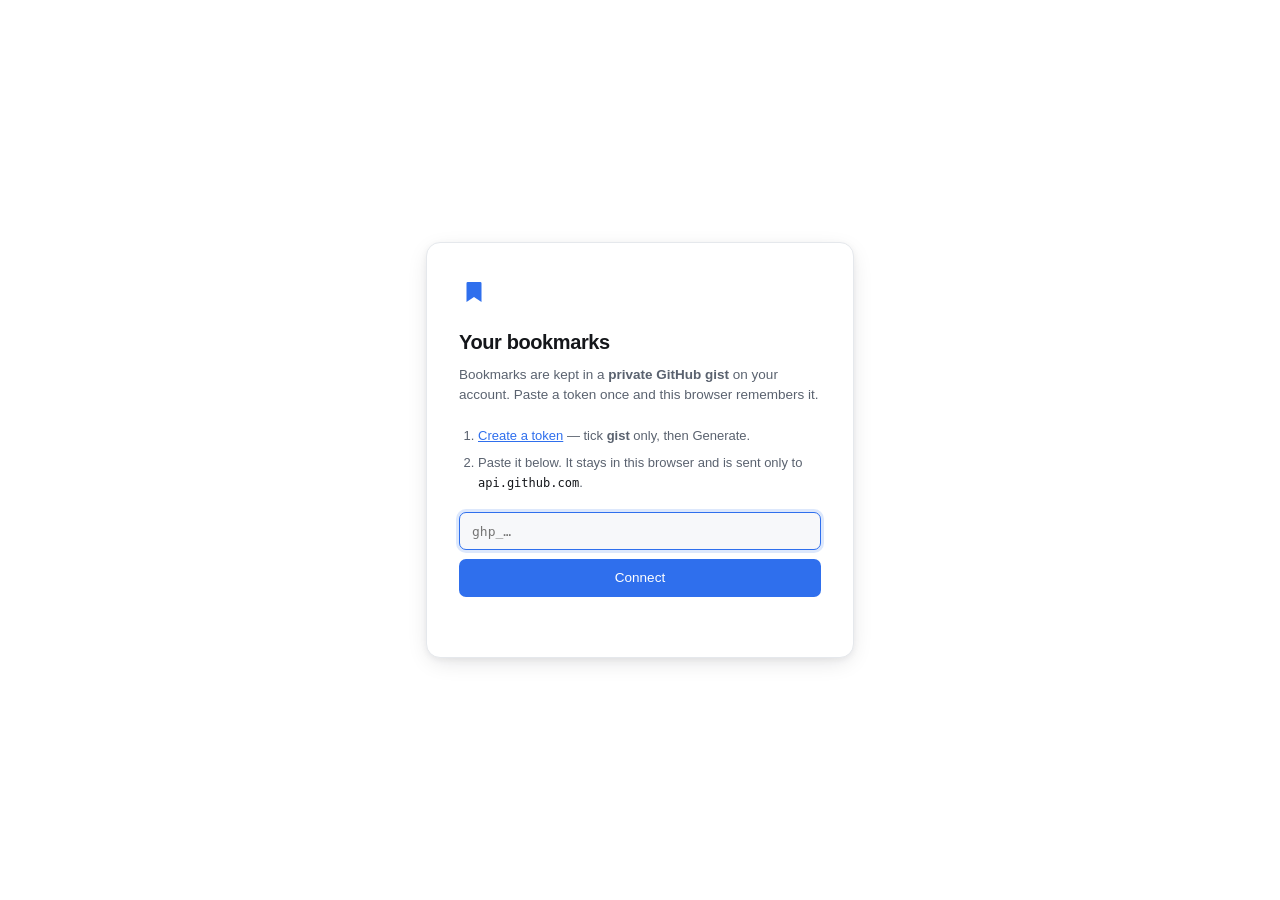
<file: index.html>
<!doctype html>
<html lang="en" data-theme="dark">
<head>
<meta charset="utf-8">
<meta name="viewport" content="width=device-width, initial-scale=1, viewport-fit=cover">
<meta name="robots" content="noindex, nofollow">
<meta name="color-scheme" content="dark light">
<title>Bookmarks</title>
<link rel="icon" href="favicon.ico" sizes="any">
<link rel="apple-touch-icon" href="apple-touch-icon.png">
<!-- ?v= is bumped whenever app.css/app.js change, so a cached index.html
     never pairs with a stale stylesheet or script. -->
<link rel="stylesheet" href="app.css?v=3">
<script>
  // Set the theme before first paint so there is no flash.
  try {
    var t = localStorage.getItem('pb:theme');
    document.documentElement.dataset.theme =
      t || (matchMedia('(prefers-color-scheme: light)').matches ? 'light' : 'dark');
  } catch (e) {}
</script>
</head>
<body>

<div class="app" id="app" hidden>
  <header class="topbar">
    <a class="brand" href="./" title="Bookmarks">
      <svg viewBox="0 0 24 24" aria-hidden="true"><path d="M7 4h10a1 1 0 0 1 1 1v15l-6-4-6 4V5a1 1 0 0 1 1-1z"/></svg>
      <span>Bookmarks</span>
    </a>

    <div class="search">
      <svg class="search-icon" viewBox="0 0 24 24" aria-hidden="true"><circle cx="11" cy="11" r="7"/><path d="M20 20l-4-4"/></svg>
      <input id="q" type="search" placeholder="Search bookmarks…" autocomplete="off"
             spellcheck="false" aria-label="Search bookmarks">
      <kbd class="hint" id="slash-hint">/</kbd>
      <button class="clear" id="clear" type="button" aria-label="Clear search" hidden>
        <svg viewBox="0 0 24 24" aria-hidden="true"><path d="M6 6l12 12M18 6L6 18"/></svg>
      </button>
    </div>

    <div class="actions">
      <span class="sync" id="sync" title="Sync status"></span>
      <button class="btn primary" id="add" type="button" title="Add bookmark (N)">
        <svg viewBox="0 0 24 24" aria-hidden="true"><path d="M12 5v14M5 12h14"/></svg>
        <span>Add</span>
      </button>
      <button class="btn icon" id="theme" type="button" title="Toggle theme" aria-label="Toggle theme">
        <svg class="sun" viewBox="0 0 24 24" aria-hidden="true"><circle cx="12" cy="12" r="4.2"/><path d="M12 2v2.5M12 19.5V22M2 12h2.5M19.5 12H22M4.9 4.9l1.8 1.8M17.3 17.3l1.8 1.8M19.1 4.9l-1.8 1.8M6.7 17.3l-1.8 1.8"/></svg>
        <svg class="moon" viewBox="0 0 24 24" aria-hidden="true"><path d="M20 14.5A8.2 8.2 0 0 1 9.5 4 8.3 8.3 0 1 0 20 14.5z"/></svg>
      </button>
      <button class="btn icon" id="menu-btn" type="button" title="Menu" aria-label="Menu">
        <svg viewBox="0 0 24 24" aria-hidden="true"><circle cx="12" cy="5" r="1.6"/><circle cx="12" cy="12" r="1.6"/><circle cx="12" cy="19" r="1.6"/></svg>
      </button>
      <div class="menu" id="menu" hidden>
        <button type="button" data-act="categories">Manage categories</button>
        <button type="button" data-act="export">Export backup</button>
        <button type="button" data-act="import">Import backup</button>
        <button type="button" data-act="reload">Reload from gist</button>
        <hr>
        <button type="button" data-act="signout" class="danger">Sign out of this browser</button>
      </div>
    </div>
  </header>

  <div class="body">
    <nav class="sidebar" id="sidebar" aria-label="Categories"></nav>
    <main class="main" id="main"></main>
  </div>
</div>

<!-- Setup / token gate -->
<div class="setup" id="setup" hidden>
  <div class="setup-card">
    <svg class="setup-mark" viewBox="0 0 24 24" aria-hidden="true"><path d="M7 4h10a1 1 0 0 1 1 1v15l-6-4-6 4V5a1 1 0 0 1 1-1z"/></svg>
    <h1>Your bookmarks</h1>
    <p class="lede">
      Bookmarks are kept in a <strong>private GitHub gist</strong> on your account.
      Paste a token once and this browser remembers it.
    </p>
    <ol class="steps">
      <li>
        <a id="token-link" href="https://github.com/settings/tokens/new?scopes=gist&amp;description=Personal%20Bookmarks" target="_blank" rel="noopener">Create a token</a>
        — tick <strong>gist</strong> only, then Generate.
      </li>
      <li>Paste it below. It stays in this browser and is sent only to <code>api.github.com</code>.</li>
    </ol>
    <form id="setup-form" autocomplete="off">
      <input id="token" type="password" placeholder="ghp_…" spellcheck="false"
             autocomplete="off" aria-label="GitHub token">
      <button class="btn primary wide" type="submit" id="setup-go">Connect</button>
    </form>
    <p class="setup-msg" id="setup-msg" role="status"></p>
  </div>
</div>

<!-- Bookmark editor -->
<dialog id="dlg-mark">
  <form method="dialog" id="form-mark">
    <h2 id="mark-title">Add bookmark</h2>
    <label>URL
      <input name="url" type="text" inputmode="url" placeholder="https://example.com"
             spellcheck="false" required>
    </label>
    <label>Name
      <input name="title" type="text" placeholder="Example" required>
    </label>
    <label>Description <span class="opt">optional</span>
      <input name="desc" type="text" placeholder="What this is for">
    </label>
    <div class="row">
      <label>Category
        <select name="cat" id="mark-cat" required></select>
      </label>
      <label>Group <span class="opt">optional</span>
        <input name="group" type="text" list="groups" placeholder="Sub-section" autocomplete="off">
        <datalist id="groups"></datalist>
      </label>
    </div>
    <menu>
      <button type="button" class="btn danger-text" id="mark-delete" hidden>Delete</button>
      <span class="spacer"></span>
      <button type="button" class="btn" data-close>Cancel</button>
      <button type="submit" class="btn primary">Save</button>
    </menu>
  </form>
</dialog>

<!-- Category manager -->
<dialog id="dlg-cats">
  <div class="dlg-body">
    <h2>Categories</h2>
    <ul class="catlist" id="catlist"></ul>
    <form id="form-cat" class="addcat" autocomplete="off">
      <input name="name" type="text" placeholder="New category name" required>
      <button class="btn primary" type="submit">Add</button>
    </form>
    <menu>
      <span class="spacer"></span>
      <button type="button" class="btn" data-close>Done</button>
    </menu>
  </div>
</dialog>

<!-- Confirm -->
<dialog id="dlg-confirm">
  <div class="dlg-body">
    <h2 id="confirm-title">Are you sure?</h2>
    <p id="confirm-text"></p>
    <menu>
      <span class="spacer"></span>
      <button type="button" class="btn" data-close>Cancel</button>
      <button type="button" class="btn danger" id="confirm-ok">Delete</button>
    </menu>
  </div>
</dialog>

<input type="file" id="import-file" accept="application/json,.json" hidden>
<div class="toast" id="toast" role="status" aria-live="polite" hidden></div>

<script src="app.js?v=3"></script>
</body>
</html>
</file>
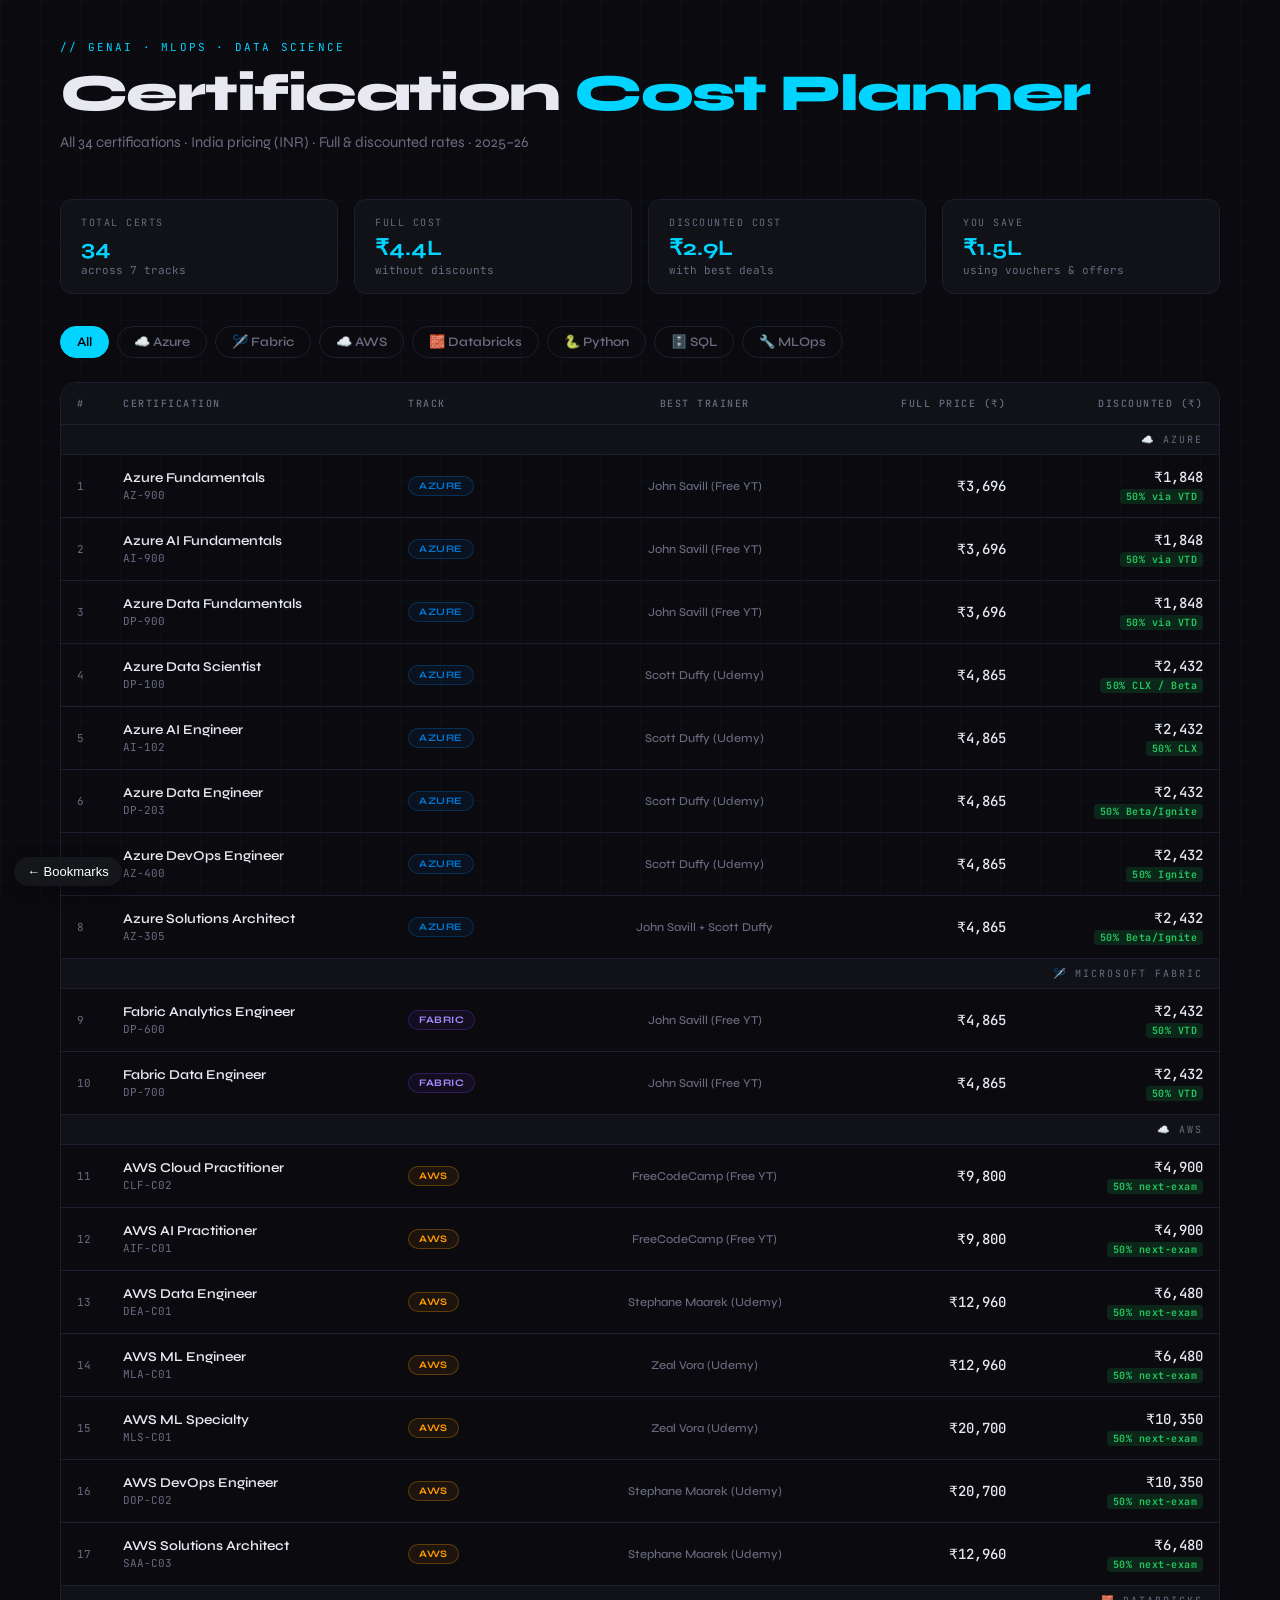
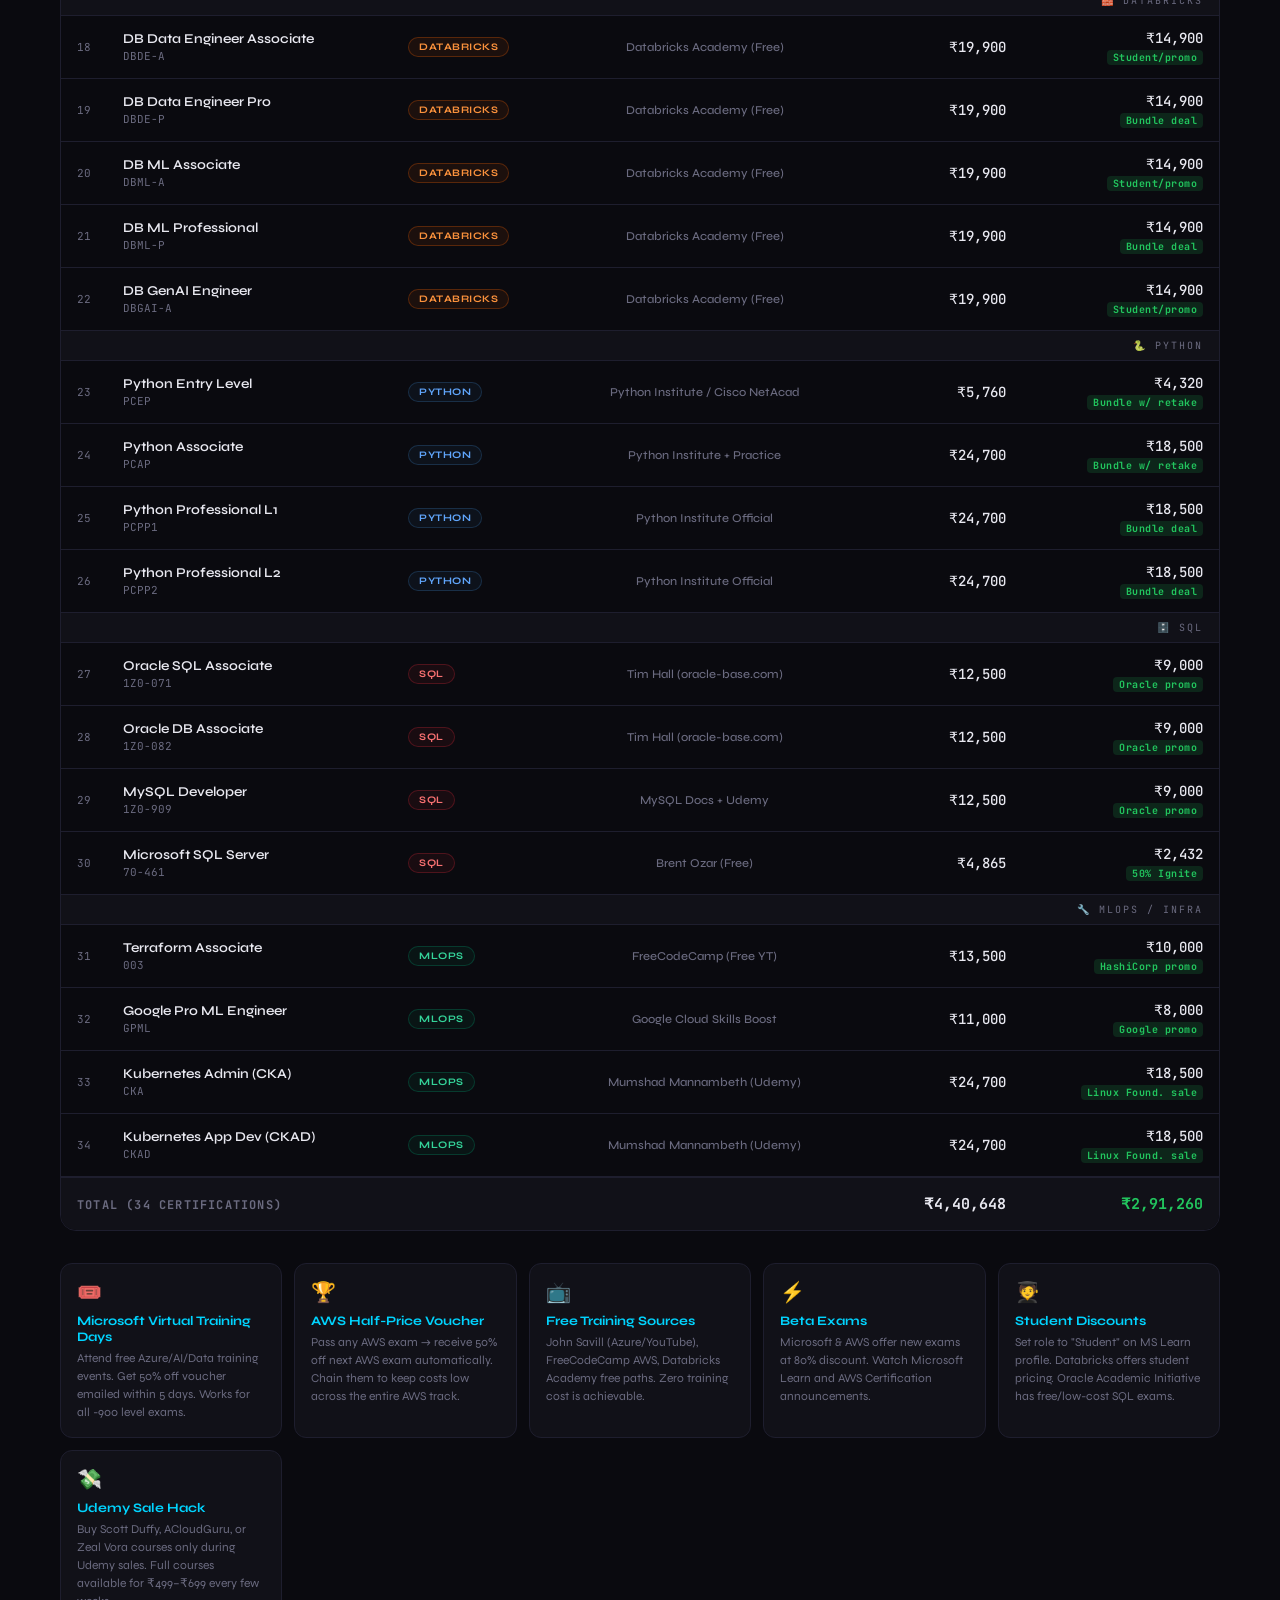
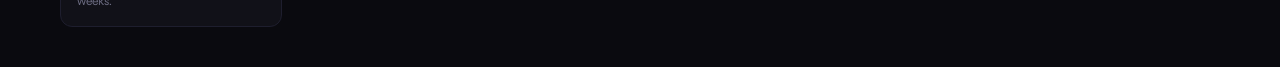
<file: tools/cert-cost-dashboard.html>
<!DOCTYPE html>
<html lang="en">
<head>
<meta name="robots" content="noindex, nofollow">
<meta charset="UTF-8">
<meta name="viewport" content="width=device-width, initial-scale=1.0">
<title>Certification Cost Planner — India 2025</title>
<link href="https://fonts.googleapis.com/css2?family=Syne:wght@400;600;700;800&family=JetBrains+Mono:wght@400;500&display=swap" rel="stylesheet">
<style>
  :root {
    --bg: #0a0a0f;
    --surface: #111118;
    --border: #1e1e2e;
    --text: #e8e8f0;
    --muted: #6b6b80;
    --azure: #0078d4;
    --aws: #ff9900;
    --databricks: #e85d04;
    --fabric: #7c3aed;
    --python: #3776ab;
    --sql: #cc2936;
    --mlops: #059669;
    --accent: #00d4ff;
    --gold: #ffd700;
    --discount: #22c55e;
  }

  * { box-sizing: border-box; margin: 0; padding: 0; }

  body {
    background: var(--bg);
    color: var(--text);
    font-family: 'Syne', sans-serif;
    min-height: 100vh;
    overflow-x: hidden;
  }

  /* Background grid */
  body::before {
    content: '';
    position: fixed;
    inset: 0;
    background-image: 
      linear-gradient(rgba(0,212,255,0.03) 1px, transparent 1px),
      linear-gradient(90deg, rgba(0,212,255,0.03) 1px, transparent 1px);
    background-size: 40px 40px;
    pointer-events: none;
    z-index: 0;
  }

  .container {
    max-width: 1200px;
    margin: 0 auto;
    padding: 40px 20px;
    position: relative;
    z-index: 1;
  }

  header {
    margin-bottom: 48px;
  }

  .eyebrow {
    font-family: 'JetBrains Mono', monospace;
    font-size: 11px;
    letter-spacing: 0.2em;
    color: var(--accent);
    text-transform: uppercase;
    margin-bottom: 12px;
    opacity: 0;
    animation: fadeUp 0.6s ease forwards;
  }

  h1 {
    font-size: clamp(28px, 5vw, 52px);
    font-weight: 800;
    line-height: 1.05;
    letter-spacing: -0.03em;
    opacity: 0;
    animation: fadeUp 0.6s ease 0.1s forwards;
  }

  h1 span { color: var(--accent); }

  .subtitle {
    margin-top: 12px;
    color: var(--muted);
    font-size: 15px;
    font-weight: 400;
    opacity: 0;
    animation: fadeUp 0.6s ease 0.2s forwards;
  }

  /* Stats bar */
  .stats-bar {
    display: flex;
    gap: 16px;
    flex-wrap: wrap;
    margin-bottom: 32px;
    opacity: 0;
    animation: fadeUp 0.6s ease 0.3s forwards;
  }

  .stat-card {
    background: var(--surface);
    border: 1px solid var(--border);
    border-radius: 12px;
    padding: 16px 20px;
    flex: 1;
    min-width: 140px;
  }

  .stat-label {
    font-family: 'JetBrains Mono', monospace;
    font-size: 10px;
    letter-spacing: 0.15em;
    color: var(--muted);
    text-transform: uppercase;
    margin-bottom: 6px;
  }

  .stat-value {
    font-size: 22px;
    font-weight: 700;
    color: var(--accent);
  }

  .stat-sub {
    font-size: 11px;
    color: var(--muted);
    margin-top: 2px;
    font-family: 'JetBrains Mono', monospace;
  }

  /* Filters */
  .filters {
    display: flex;
    gap: 8px;
    flex-wrap: wrap;
    margin-bottom: 24px;
    opacity: 0;
    animation: fadeUp 0.6s ease 0.35s forwards;
  }

  .filter-btn {
    padding: 7px 16px;
    border-radius: 100px;
    border: 1px solid var(--border);
    background: transparent;
    color: var(--muted);
    font-family: 'Syne', sans-serif;
    font-size: 13px;
    font-weight: 600;
    cursor: pointer;
    transition: all 0.2s;
  }

  .filter-btn:hover { border-color: var(--accent); color: var(--accent); }
  .filter-btn.active { background: var(--accent); border-color: var(--accent); color: #000; }

  /* Table */
  .table-wrap {
    border: 1px solid var(--border);
    border-radius: 16px;
    overflow: hidden;
    opacity: 0;
    animation: fadeUp 0.6s ease 0.4s forwards;
  }

  table {
    width: 100%;
    border-collapse: collapse;
    font-size: 14px;
  }

  thead {
    background: var(--surface);
    border-bottom: 1px solid var(--border);
  }

  th {
    padding: 14px 16px;
    text-align: left;
    font-family: 'JetBrains Mono', monospace;
    font-size: 10px;
    letter-spacing: 0.15em;
    text-transform: uppercase;
    color: var(--muted);
    font-weight: 500;
  }

  th:last-child, td:last-child { text-align: right; }
  th:nth-child(4), td:nth-child(4) { text-align: center; }

  tbody tr {
    border-bottom: 1px solid var(--border);
    transition: background 0.15s;
    animation: rowIn 0.4s ease backwards;
  }

  tbody tr:last-child { border-bottom: none; }
  tbody tr:hover { background: rgba(0,212,255,0.04); }

  td {
    padding: 13px 16px;
    vertical-align: middle;
  }

  .num {
    font-family: 'JetBrains Mono', monospace;
    font-size: 11px;
    color: var(--muted);
    width: 32px;
  }

  .cat-badge {
    display: inline-flex;
    align-items: center;
    gap: 5px;
    padding: 3px 10px;
    border-radius: 100px;
    font-size: 10px;
    font-weight: 700;
    letter-spacing: 0.05em;
    text-transform: uppercase;
    border: 1px solid;
  }

  .cat-azure  { color: var(--azure);  border-color: rgba(0,120,212,0.3);  background: rgba(0,120,212,0.08); }
  .cat-fabric { color: #a78bfa;       border-color: rgba(124,58,237,0.3); background: rgba(124,58,237,0.08); }
  .cat-aws    { color: var(--aws);    border-color: rgba(255,153,0,0.3);  background: rgba(255,153,0,0.08); }
  .cat-db     { color: #fb923c;       border-color: rgba(232,93,4,0.3);   background: rgba(232,93,4,0.08); }
  .cat-python { color: #60a5fa;       border-color: rgba(55,118,171,0.3); background: rgba(55,118,171,0.08); }
  .cat-sql    { color: #f87171;       border-color: rgba(204,41,54,0.3);  background: rgba(204,41,54,0.08); }
  .cat-mlops  { color: #34d399;       border-color: rgba(5,150,105,0.3);  background: rgba(5,150,105,0.08); }

  .cert-name {
    font-weight: 600;
    font-size: 13.5px;
    color: var(--text);
  }

  .exam-code {
    font-family: 'JetBrains Mono', monospace;
    font-size: 11px;
    color: var(--muted);
    margin-top: 2px;
  }

  .price-full {
    font-family: 'JetBrains Mono', monospace;
    font-size: 14px;
    font-weight: 500;
    color: var(--text);
  }

  .price-disc {
    font-family: 'JetBrains Mono', monospace;
    font-size: 12px;
    color: var(--discount);
    margin-top: 2px;
  }

  .disc-tag {
    display: inline-block;
    background: rgba(34,197,94,0.15);
    color: var(--discount);
    border-radius: 4px;
    padding: 1px 6px;
    font-size: 10px;
    font-weight: 700;
    letter-spacing: 0.05em;
  }

  .trainer-chip {
    font-size: 12px;
    color: var(--muted);
    font-weight: 500;
  }

  .trainer-chip strong {
    color: var(--text);
    font-weight: 600;
  }

  /* Section rows */
  .section-row td {
    background: var(--surface);
    padding: 8px 16px;
    font-family: 'JetBrains Mono', monospace;
    font-size: 10px;
    letter-spacing: 0.2em;
    text-transform: uppercase;
    color: var(--muted);
    border-top: 1px solid var(--border);
  }

  /* Total row */
  .total-row {
    background: var(--surface) !important;
  }

  .total-row td {
    padding: 16px;
    font-weight: 700;
    font-size: 15px;
    border-top: 2px solid var(--border) !important;
  }

  .total-label {
    font-family: 'JetBrains Mono', monospace;
    font-size: 12px;
    letter-spacing: 0.1em;
    text-transform: uppercase;
    color: var(--muted);
  }

  .total-amt {
    font-family: 'JetBrains Mono', monospace;
    font-size: 16px;
    font-weight: 700;
    color: var(--text);
    text-align: right;
  }

  .total-disc-amt {
    font-family: 'JetBrains Mono', monospace;
    font-size: 14px;
    font-weight: 700;
    color: var(--discount);
    text-align: right;
  }

  /* Tips box */
  .tips-grid {
    display: grid;
    grid-template-columns: repeat(auto-fit, minmax(220px, 1fr));
    gap: 12px;
    margin-top: 32px;
    opacity: 0;
    animation: fadeUp 0.6s ease 0.5s forwards;
  }

  .tip-card {
    background: var(--surface);
    border: 1px solid var(--border);
    border-radius: 12px;
    padding: 16px;
  }

  .tip-icon { font-size: 20px; margin-bottom: 8px; }
  .tip-title { font-size: 13px; font-weight: 700; margin-bottom: 4px; color: var(--accent); }
  .tip-body { font-size: 12px; color: var(--muted); line-height: 1.5; }

  /* Hide rows based on filter */
  tr.hidden { display: none; }

  @keyframes fadeUp {
    from { opacity: 0; transform: translateY(12px); }
    to   { opacity: 1; transform: translateY(0); }
  }

  @keyframes rowIn {
    from { opacity: 0; transform: translateX(-8px); }
    to   { opacity: 1; transform: translateX(0); }
  }

  @media (max-width: 700px) {
    th:nth-child(5), td:nth-child(5) { display: none; }
    th:nth-child(4), td:nth-child(4) { display: none; }
  }
</style>
</head>
<body>
<div class="container">

  <header>
    <div class="eyebrow">// GenAI · MLOps · Data Science</div>
    <h1>Certification <span>Cost Planner</span></h1>
    <p class="subtitle">All 34 certifications · India pricing (INR) · Full & discounted rates · 2025–26</p>
  </header>

  <div class="stats-bar" id="statsBar">
    <div class="stat-card">
      <div class="stat-label">Total Certs</div>
      <div class="stat-value" id="statCount">34</div>
      <div class="stat-sub">across 7 tracks</div>
    </div>
    <div class="stat-card">
      <div class="stat-label">Full Cost</div>
      <div class="stat-value" id="statFull">₹0</div>
      <div class="stat-sub">without discounts</div>
    </div>
    <div class="stat-card">
      <div class="stat-label">Discounted Cost</div>
      <div class="stat-value" id="statDisc">₹0</div>
      <div class="stat-sub">with best deals</div>
    </div>
    <div class="stat-card">
      <div class="stat-label">You Save</div>
      <div class="stat-value" id="statSave">₹0</div>
      <div class="stat-sub">using vouchers & offers</div>
    </div>
  </div>

  <div class="filters">
    <button class="filter-btn active" onclick="filter('all', this)">All</button>
    <button class="filter-btn" onclick="filter('azure', this)">☁️ Azure</button>
    <button class="filter-btn" onclick="filter('fabric', this)">🪡 Fabric</button>
    <button class="filter-btn" onclick="filter('aws', this)">☁️ AWS</button>
    <button class="filter-btn" onclick="filter('db', this)">🧱 Databricks</button>
    <button class="filter-btn" onclick="filter('python', this)">🐍 Python</button>
    <button class="filter-btn" onclick="filter('sql', this)">🗄️ SQL</button>
    <button class="filter-btn" onclick="filter('mlops', this)">🔧 MLOps</button>
  </div>

  <div class="table-wrap">
    <table id="certTable">
      <thead>
        <tr>
          <th>#</th>
          <th>Certification</th>
          <th>Track</th>
          <th>Best Trainer</th>
          <th style="text-align:right">Full Price (₹)</th>
          <th style="text-align:right">Discounted (₹)</th>
        </tr>
      </thead>
      <tbody id="tbody"></tbody>
    </table>
  </div>

  <div class="tips-grid">
    <div class="tip-card">
      <div class="tip-icon">🎟️</div>
      <div class="tip-title">Microsoft Virtual Training Days</div>
      <div class="tip-body">Attend free Azure/AI/Data training events. Get 50% off voucher emailed within 5 days. Works for all -900 level exams.</div>
    </div>
    <div class="tip-card">
      <div class="tip-icon">🏆</div>
      <div class="tip-title">AWS Half-Price Voucher</div>
      <div class="tip-body">Pass any AWS exam → receive 50% off next AWS exam automatically. Chain them to keep costs low across the entire AWS track.</div>
    </div>
    <div class="tip-card">
      <div class="tip-icon">📺</div>
      <div class="tip-title">Free Training Sources</div>
      <div class="tip-body">John Savill (Azure/YouTube), FreeCodeCamp AWS, Databricks Academy free paths. Zero training cost is achievable.</div>
    </div>
    <div class="tip-card">
      <div class="tip-icon">⚡</div>
      <div class="tip-title">Beta Exams</div>
      <div class="tip-body">Microsoft & AWS offer new exams at 80% discount. Watch Microsoft Learn and AWS Certification announcements.</div>
    </div>
    <div class="tip-card">
      <div class="tip-icon">🧑‍🎓</div>
      <div class="tip-title">Student Discounts</div>
      <div class="tip-body">Set role to "Student" on MS Learn profile. Databricks offers student pricing. Oracle Academic Initiative has free/low-cost SQL exams.</div>
    </div>
    <div class="tip-card">
      <div class="tip-icon">💸</div>
      <div class="tip-title">Udemy Sale Hack</div>
      <div class="tip-body">Buy Scott Duffy, ACloudGuru, or Zeal Vora courses only during Udemy sales. Full courses available for ₹499–₹699 every few weeks.</div>
    </div>
  </div>

</div>

<script>
const certs = [
  // AZURE
  { id:1,  cat:'azure',  name:'Azure Fundamentals',        code:'AZ-900', full:3696,  disc:1848,  discNote:'50% via VTD',      trainer:'John Savill (Free YT)' },
  { id:2,  cat:'azure',  name:'Azure AI Fundamentals',     code:'AI-900', full:3696,  disc:1848,  discNote:'50% via VTD',      trainer:'John Savill (Free YT)' },
  { id:3,  cat:'azure',  name:'Azure Data Fundamentals',   code:'DP-900', full:3696,  disc:1848,  discNote:'50% via VTD',      trainer:'John Savill (Free YT)' },
  { id:4,  cat:'azure',  name:'Azure Data Scientist',      code:'DP-100', full:4865,  disc:2432,  discNote:'50% CLX / Beta',   trainer:'Scott Duffy (Udemy)' },
  { id:5,  cat:'azure',  name:'Azure AI Engineer',         code:'AI-102', full:4865,  disc:2432,  discNote:'50% CLX',          trainer:'Scott Duffy (Udemy)' },
  { id:6,  cat:'azure',  name:'Azure Data Engineer',       code:'DP-203', full:4865,  disc:2432,  discNote:'50% Beta/Ignite',  trainer:'Scott Duffy (Udemy)' },
  { id:7,  cat:'azure',  name:'Azure DevOps Engineer',     code:'AZ-400', full:4865,  disc:2432,  discNote:'50% Ignite',       trainer:'Scott Duffy (Udemy)' },
  { id:8,  cat:'azure',  name:'Azure Solutions Architect', code:'AZ-305', full:4865,  disc:2432,  discNote:'50% Beta/Ignite',  trainer:'John Savill + Scott Duffy' },
  // FABRIC
  { id:9,  cat:'fabric', name:'Fabric Analytics Engineer', code:'DP-600', full:4865,  disc:2432,  discNote:'50% VTD',          trainer:'John Savill (Free YT)' },
  { id:10, cat:'fabric', name:'Fabric Data Engineer',      code:'DP-700', full:4865,  disc:2432,  discNote:'50% VTD',          trainer:'John Savill (Free YT)' },
  // AWS
  { id:11, cat:'aws',    name:'AWS Cloud Practitioner',    code:'CLF-C02',full:9800,  disc:4900,  discNote:'50% next-exam',    trainer:'FreeCodeCamp (Free YT)' },
  { id:12, cat:'aws',    name:'AWS AI Practitioner',       code:'AIF-C01',full:9800,  disc:4900,  discNote:'50% next-exam',    trainer:'FreeCodeCamp (Free YT)' },
  { id:13, cat:'aws',    name:'AWS Data Engineer',         code:'DEA-C01',full:12960, disc:6480,  discNote:'50% next-exam',    trainer:'Stephane Maarek (Udemy)' },
  { id:14, cat:'aws',    name:'AWS ML Engineer',           code:'MLA-C01',full:12960, disc:6480,  discNote:'50% next-exam',    trainer:'Zeal Vora (Udemy)' },
  { id:15, cat:'aws',    name:'AWS ML Specialty',          code:'MLS-C01',full:20700, disc:10350, discNote:'50% next-exam',    trainer:'Zeal Vora (Udemy)' },
  { id:16, cat:'aws',    name:'AWS DevOps Engineer',       code:'DOP-C02',full:20700, disc:10350, discNote:'50% next-exam',    trainer:'Stephane Maarek (Udemy)' },
  { id:17, cat:'aws',    name:'AWS Solutions Architect',   code:'SAA-C03',full:12960, disc:6480,  discNote:'50% next-exam',    trainer:'Stephane Maarek (Udemy)' },
  // DATABRICKS
  { id:18, cat:'db',     name:'DB Data Engineer Associate',code:'DBDE-A', full:19900, disc:14900, discNote:'Student/promo',    trainer:'Databricks Academy (Free)' },
  { id:19, cat:'db',     name:'DB Data Engineer Pro',      code:'DBDE-P', full:19900, disc:14900, discNote:'Bundle deal',      trainer:'Databricks Academy (Free)' },
  { id:20, cat:'db',     name:'DB ML Associate',           code:'DBML-A', full:19900, disc:14900, discNote:'Student/promo',    trainer:'Databricks Academy (Free)' },
  { id:21, cat:'db',     name:'DB ML Professional',        code:'DBML-P', full:19900, disc:14900, discNote:'Bundle deal',      trainer:'Databricks Academy (Free)' },
  { id:22, cat:'db',     name:'DB GenAI Engineer',         code:'DBGAI-A',full:19900, disc:14900, discNote:'Student/promo',    trainer:'Databricks Academy (Free)' },
  // PYTHON
  { id:23, cat:'python', name:'Python Entry Level',        code:'PCEP',   full:5760,  disc:4320,  discNote:'Bundle w/ retake', trainer:'Python Institute / Cisco NetAcad' },
  { id:24, cat:'python', name:'Python Associate',          code:'PCAP',   full:24700, disc:18500, discNote:'Bundle w/ retake', trainer:'Python Institute + Practice' },
  { id:25, cat:'python', name:'Python Professional L1',    code:'PCPP1',  full:24700, disc:18500, discNote:'Bundle deal',      trainer:'Python Institute Official' },
  { id:26, cat:'python', name:'Python Professional L2',    code:'PCPP2',  full:24700, disc:18500, discNote:'Bundle deal',      trainer:'Python Institute Official' },
  // SQL
  { id:27, cat:'sql',    name:'Oracle SQL Associate',      code:'1Z0-071',full:12500, disc:9000,  discNote:'Oracle promo',     trainer:'Tim Hall (oracle-base.com)' },
  { id:28, cat:'sql',    name:'Oracle DB Associate',       code:'1Z0-082',full:12500, disc:9000,  discNote:'Oracle promo',     trainer:'Tim Hall (oracle-base.com)' },
  { id:29, cat:'sql',    name:'MySQL Developer',           code:'1Z0-909',full:12500, disc:9000,  discNote:'Oracle promo',     trainer:'MySQL Docs + Udemy' },
  { id:30, cat:'sql',    name:'Microsoft SQL Server',      code:'70-461', full:4865,  disc:2432,  discNote:'50% Ignite',       trainer:'Brent Ozar (Free)' },
  // MLOPS
  { id:31, cat:'mlops',  name:'Terraform Associate',       code:'003',    full:13500, disc:10000, discNote:'HashiCorp promo',  trainer:'FreeCodeCamp (Free YT)' },
  { id:32, cat:'mlops',  name:'Google Pro ML Engineer',    code:'GPML',   full:11000, disc:8000,  discNote:'Google promo',     trainer:'Google Cloud Skills Boost' },
  { id:33, cat:'mlops',  name:'Kubernetes Admin (CKA)',    code:'CKA',    full:24700, disc:18500, discNote:'Linux Found. sale', trainer:'Mumshad Mannambeth (Udemy)' },
  { id:34, cat:'mlops',  name:'Kubernetes App Dev (CKAD)', code:'CKAD',   full:24700, disc:18500, discNote:'Linux Found. sale', trainer:'Mumshad Mannambeth (Udemy)' },
];

const sections = {
  azure: { label: '☁️ AZURE', color: 'cat-azure' },
  fabric: { label: '🪡 MICROSOFT FABRIC', color: 'cat-fabric' },
  aws:  { label: '☁️ AWS', color: 'cat-aws' },
  db:   { label: '🧱 DATABRICKS', color: 'cat-db' },
  python:{ label:'🐍 PYTHON', color:'cat-python' },
  sql:  { label: '🗄️ SQL', color: 'cat-sql' },
  mlops:{ label: '🔧 MLOPS / INFRA', color: 'cat-mlops' },
};

function renderTable(visibleCats) {
  const tbody = document.getElementById('tbody');
  tbody.innerHTML = '';

  let fullTotal = 0, discTotal = 0, count = 0;
  let lastCat = null;
  let delay = 0;

  certs.forEach(c => {
    if (visibleCats !== 'all' && c.cat !== visibleCats) return;

    // Section header
    if (c.cat !== lastCat) {
      const sec = document.createElement('tr');
      sec.className = 'section-row';
      sec.innerHTML = `<td colspan="6">${sections[c.cat].label}</td>`;
      tbody.appendChild(sec);
      lastCat = c.cat;
    }

    fullTotal += c.full;
    discTotal += c.disc;
    count++;

    const tr = document.createElement('tr');
    tr.dataset.cat = c.cat;
    tr.style.animationDelay = `${delay * 25}ms`;
    tr.innerHTML = `
      <td class="num">${c.id}</td>
      <td>
        <div class="cert-name">${c.name}</div>
        <div class="exam-code">${c.code}</div>
      </td>
      <td><span class="cat-badge ${sections[c.cat].color}">${c.cat === 'db' ? 'Databricks' : c.cat.toUpperCase()}</span></td>
      <td><span class="trainer-chip">${c.trainer}</span></td>
      <td class="price-full" style="text-align:right">₹${c.full.toLocaleString('en-IN')}</td>
      <td style="text-align:right">
        <div class="price-full">₹${c.disc.toLocaleString('en-IN')}</div>
        <div class="price-disc"><span class="disc-tag">${c.discNote}</span></div>
      </td>
    `;
    tbody.appendChild(tr);
    delay++;
  });

  // Totals row
  const tr = document.createElement('tr');
  tr.className = 'total-row';
  tr.innerHTML = `
    <td colspan="4"><span class="total-label">TOTAL (${count} certifications)</span></td>
    <td class="total-amt">₹${fullTotal.toLocaleString('en-IN')}</td>
    <td class="total-disc-amt">₹${discTotal.toLocaleString('en-IN')}</td>
  `;
  tbody.appendChild(tr);

  // Update stats
  document.getElementById('statCount').textContent = count;
  document.getElementById('statFull').textContent = '₹' + (fullTotal/100000).toFixed(1) + 'L';
  document.getElementById('statDisc').textContent = '₹' + (discTotal/100000).toFixed(1) + 'L';
  document.getElementById('statSave').textContent = '₹' + ((fullTotal - discTotal)/100000).toFixed(1) + 'L';
}

function filter(cat, btn) {
  document.querySelectorAll('.filter-btn').forEach(b => b.classList.remove('active'));
  btn.classList.add('active');
  renderTable(cat);
}

renderTable('all');
</script>
<a href="../" style="position:fixed;left:14px;bottom:14px;z-index:2147483000;display:inline-flex;align-items:center;gap:6px;padding:8px 13px;border-radius:999px;font:500 13px/1 -apple-system,BlinkMacSystemFont,'Segoe UI',Roboto,sans-serif;text-decoration:none;color:#fff;background:rgba(22,24,29,.88);box-shadow:0 4px 16px rgba(0,0,0,.28);backdrop-filter:blur(8px)">← Bookmarks</a>
</body>
</html>
</file>
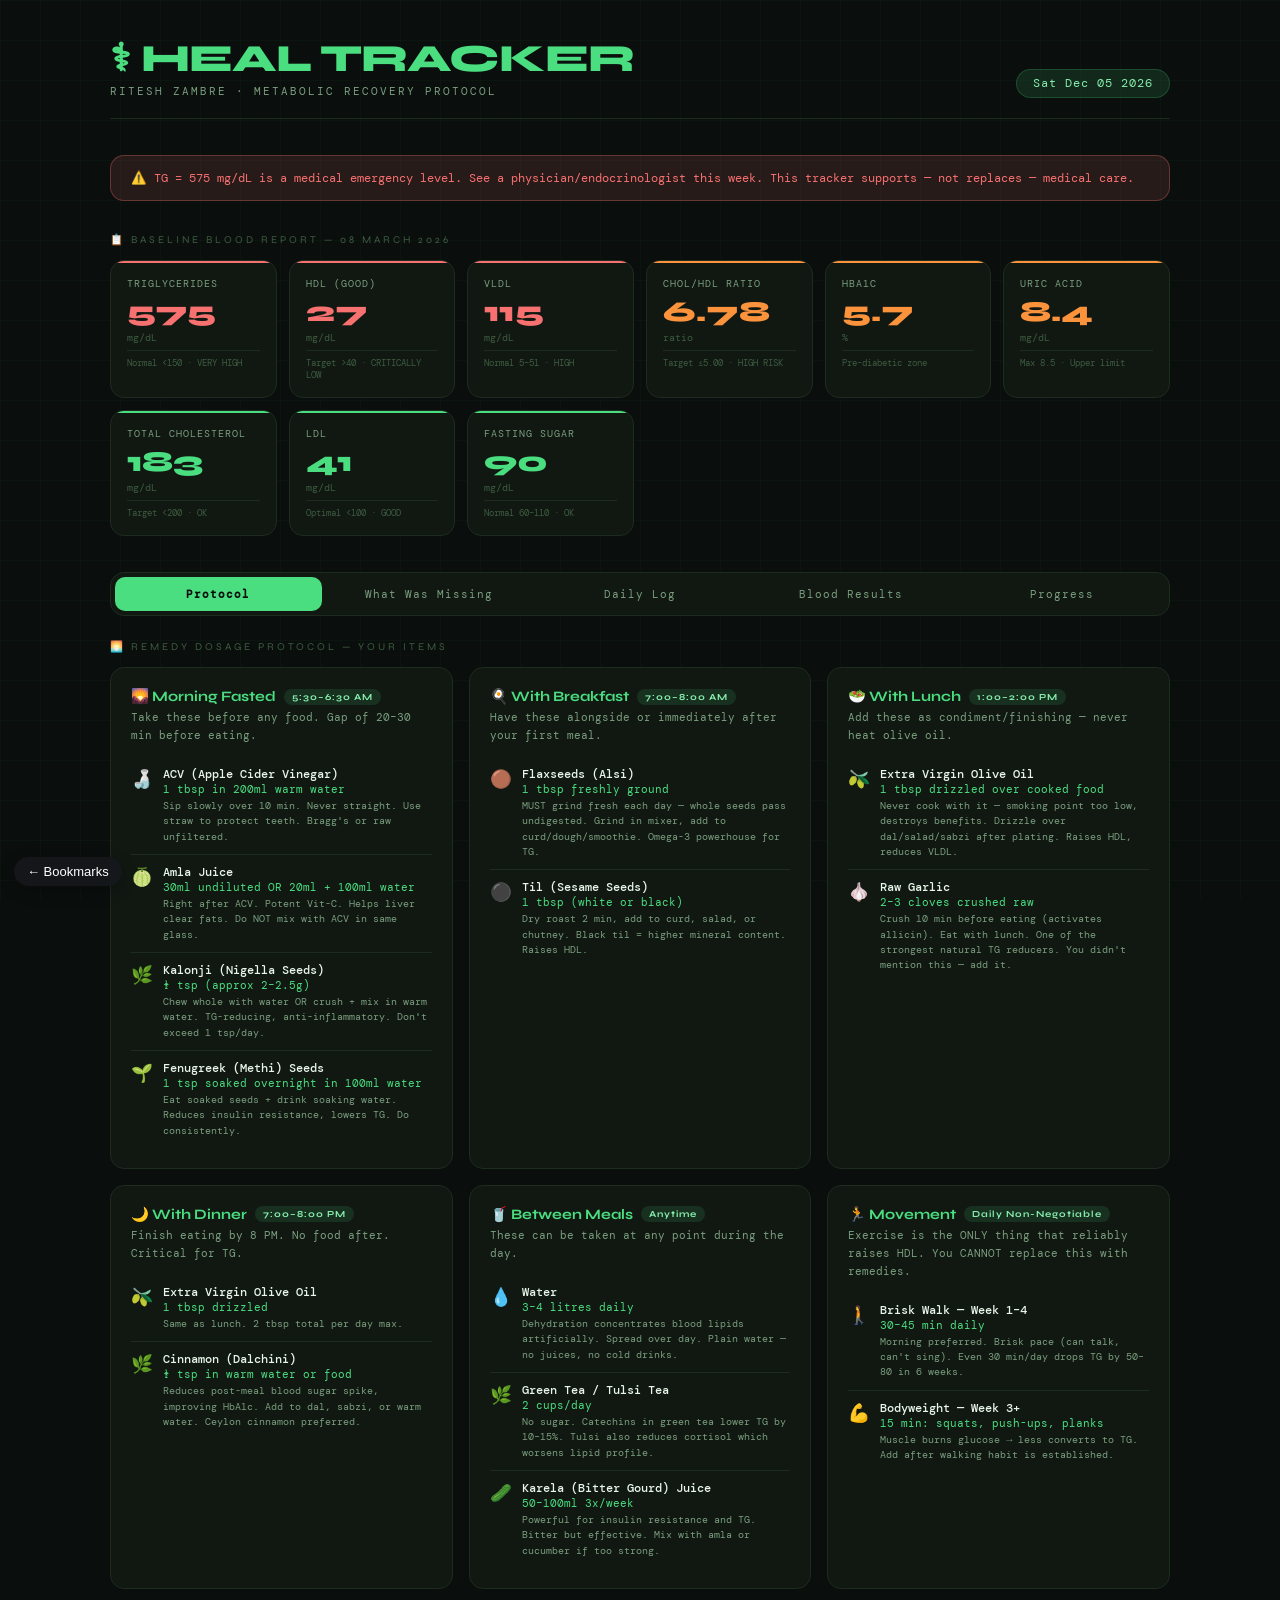
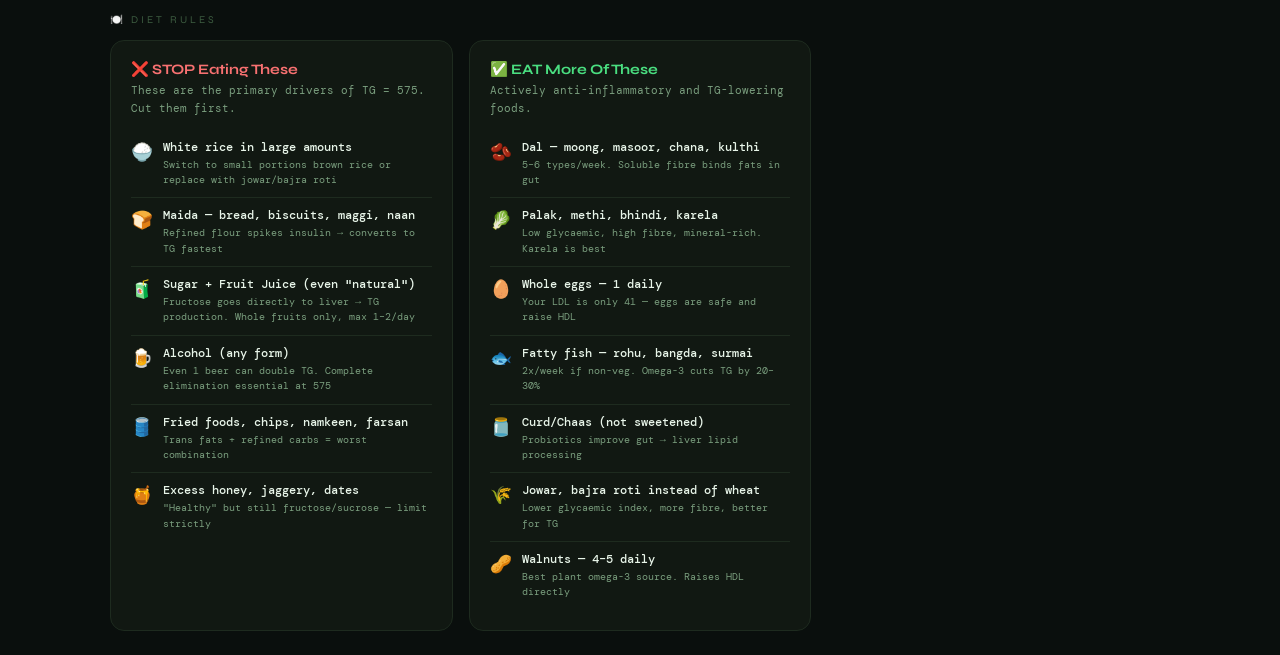
<file: tools/metabolic_tracker.html>
<!DOCTYPE html>
<html lang="en">
<head>
<meta name="robots" content="noindex, nofollow">
<meta charset="UTF-8">
<meta name="viewport" content="width=device-width, initial-scale=1.0">
<title>Ritesh — Metabolic Healing Tracker</title>
<link href="https://fonts.googleapis.com/css2?family=Syne:wght@400;600;700;800&family=DM+Mono:ital,wght@0,400;0,500;1,400&family=Instrument+Serif:ital@0;1&display=swap" rel="stylesheet">
<style>
  :root {
    --bg: #0a0f0d;
    --surface: #111812;
    --surface2: #182019;
    --border: #1e2b1f;
    --accent: #4ade80;
    --accent2: #86efac;
    --accent-dim: rgba(74,222,128,0.12);
    --warn: #fb923c;
    --warn-dim: rgba(251,146,60,0.12);
    --danger: #f87171;
    --danger-dim: rgba(248,113,113,0.12);
    --gold: #fbbf24;
    --gold-dim: rgba(251,191,36,0.10);
    --text: #e8f5e9;
    --text2: #7a9e7e;
    --text3: #3d5c40;
    --radius: 14px;
    --radius-sm: 8px;
  }

  * { box-sizing: border-box; margin: 0; padding: 0; }

  body {
    background: var(--bg);
    color: var(--text);
    font-family: 'DM Mono', monospace;
    min-height: 100vh;
    overflow-x: hidden;
  }

  /* Background grid */
  body::before {
    content: '';
    position: fixed;
    inset: 0;
    background-image:
      linear-gradient(rgba(74,222,128,0.03) 1px, transparent 1px),
      linear-gradient(90deg, rgba(74,222,128,0.03) 1px, transparent 1px);
    background-size: 40px 40px;
    pointer-events: none;
    z-index: 0;
  }

  .container { max-width: 1100px; margin: 0 auto; padding: 0 20px; position: relative; z-index: 1; }

  /* HEADER */
  header {
    padding: 40px 0 20px;
    border-bottom: 1px solid var(--border);
    margin-bottom: 36px;
  }
  .header-inner { display: flex; justify-content: space-between; align-items: flex-end; flex-wrap: wrap; gap: 16px; }
  .logo-block h1 {
    font-family: 'Syne', sans-serif;
    font-size: clamp(1.6rem, 4vw, 2.4rem);
    font-weight: 800;
    letter-spacing: -1px;
    color: var(--accent);
    line-height: 1;
  }
  .logo-block p {
    font-size: 0.7rem;
    color: var(--text2);
    margin-top: 6px;
    letter-spacing: 2px;
    text-transform: uppercase;
  }
  .date-badge {
    background: var(--accent-dim);
    border: 1px solid rgba(74,222,128,0.2);
    border-radius: 100px;
    padding: 6px 16px;
    font-size: 0.72rem;
    color: var(--accent2);
    letter-spacing: 1px;
  }

  /* ALERT BANNER */
  .alert-banner {
    background: var(--danger-dim);
    border: 1px solid rgba(248,113,113,0.3);
    border-radius: var(--radius);
    padding: 14px 20px;
    margin-bottom: 32px;
    font-size: 0.78rem;
    color: var(--danger);
    display: flex;
    align-items: center;
    gap: 10px;
    animation: pulse-border 2s ease infinite;
  }
  @keyframes pulse-border {
    0%,100% { border-color: rgba(248,113,113,0.3); }
    50% { border-color: rgba(248,113,113,0.7); }
  }

  /* BLOOD STATS */
  .section-label {
    font-family: 'Syne', sans-serif;
    font-size: 0.65rem;
    letter-spacing: 3px;
    text-transform: uppercase;
    color: var(--text3);
    margin-bottom: 14px;
  }

  .stats-grid {
    display: grid;
    grid-template-columns: repeat(auto-fill, minmax(160px, 1fr));
    gap: 12px;
    margin-bottom: 36px;
  }

  .stat-card {
    background: var(--surface);
    border: 1px solid var(--border);
    border-radius: var(--radius);
    padding: 16px;
    position: relative;
    overflow: hidden;
    transition: border-color 0.2s;
  }
  .stat-card:hover { border-color: var(--text3); }
  .stat-card::before {
    content: '';
    position: absolute;
    top: 0; left: 0; right: 0;
    height: 2px;
  }
  .stat-card.danger::before { background: var(--danger); }
  .stat-card.warn::before { background: var(--warn); }
  .stat-card.ok::before { background: var(--accent); }

  .stat-label { font-size: 0.62rem; color: var(--text2); letter-spacing: 1px; text-transform: uppercase; margin-bottom: 8px; }
  .stat-value {
    font-family: 'Syne', sans-serif;
    font-size: 1.8rem;
    font-weight: 800;
    line-height: 1;
    margin-bottom: 4px;
  }
  .stat-card.danger .stat-value { color: var(--danger); }
  .stat-card.warn .stat-value { color: var(--warn); }
  .stat-card.ok .stat-value { color: var(--accent); }
  .stat-unit { font-size: 0.6rem; color: var(--text3); }
  .stat-ref { font-size: 0.58rem; color: var(--text3); margin-top: 6px; border-top: 1px solid var(--border); padding-top: 6px; }

  /* TABS */
  .tabs {
    display: flex;
    gap: 4px;
    margin-bottom: 24px;
    background: var(--surface);
    border: 1px solid var(--border);
    border-radius: var(--radius);
    padding: 4px;
    flex-wrap: wrap;
  }
  .tab-btn {
    flex: 1;
    min-width: 100px;
    padding: 10px 16px;
    border: none;
    background: transparent;
    color: var(--text2);
    font-family: 'DM Mono', monospace;
    font-size: 0.7rem;
    letter-spacing: 1px;
    cursor: pointer;
    border-radius: calc(var(--radius) - 4px);
    transition: all 0.2s;
    white-space: nowrap;
  }
  .tab-btn.active {
    background: var(--accent);
    color: #0a0f0d;
    font-weight: 600;
  }
  .tab-content { display: none; }
  .tab-content.active { display: block; }

  /* PROTOCOL CARDS */
  .protocol-grid {
    display: grid;
    grid-template-columns: repeat(auto-fill, minmax(300px, 1fr));
    gap: 16px;
    margin-bottom: 24px;
  }

  .protocol-card {
    background: var(--surface);
    border: 1px solid var(--border);
    border-radius: var(--radius);
    padding: 20px;
  }
  .protocol-card h3 {
    font-family: 'Syne', sans-serif;
    font-size: 0.9rem;
    font-weight: 700;
    color: var(--accent);
    margin-bottom: 4px;
    display: flex;
    align-items: center;
    gap: 8px;
  }
  .protocol-card .time-tag {
    font-size: 0.58rem;
    background: var(--accent-dim);
    color: var(--accent2);
    border-radius: 100px;
    padding: 2px 8px;
    letter-spacing: 1px;
  }
  .protocol-card p {
    font-size: 0.7rem;
    color: var(--text2);
    margin-bottom: 12px;
    line-height: 1.6;
  }

  .remedy-list { list-style: none; }
  .remedy-item {
    display: flex;
    align-items: flex-start;
    gap: 10px;
    padding: 10px 0;
    border-bottom: 1px solid var(--border);
    font-size: 0.72rem;
  }
  .remedy-item:last-child { border-bottom: none; }
  .remedy-icon { font-size: 1.1rem; flex-shrink: 0; margin-top: 1px; }
  .remedy-name { color: var(--text); font-weight: 500; }
  .remedy-dose { color: var(--accent); font-size: 0.68rem; }
  .remedy-how { color: var(--text2); font-size: 0.64rem; margin-top: 2px; line-height: 1.5; }

  /* What you MISSED section */
  .missed-grid {
    display: grid;
    grid-template-columns: repeat(auto-fill, minmax(280px, 1fr));
    gap: 14px;
    margin-bottom: 24px;
  }
  .missed-card {
    background: var(--surface);
    border: 1px solid var(--border);
    border-radius: var(--radius);
    padding: 18px;
    border-left: 3px solid var(--gold);
  }
  .missed-card h4 {
    font-family: 'Syne', sans-serif;
    font-size: 0.82rem;
    color: var(--gold);
    margin-bottom: 8px;
    display: flex; align-items: center; gap: 6px;
  }
  .missed-card p, .missed-card li {
    font-size: 0.68rem;
    color: var(--text2);
    line-height: 1.7;
  }
  .missed-card ul { padding-left: 14px; }

  /* DAILY LOG */
  .log-form {
    background: var(--surface);
    border: 1px solid var(--border);
    border-radius: var(--radius);
    padding: 24px;
    margin-bottom: 24px;
  }
  .log-form h3 {
    font-family: 'Syne', sans-serif;
    font-size: 1rem;
    font-weight: 700;
    margin-bottom: 20px;
    color: var(--accent);
  }

  .form-grid {
    display: grid;
    grid-template-columns: repeat(auto-fill, minmax(200px, 1fr));
    gap: 14px;
    margin-bottom: 20px;
  }

  .form-group label {
    display: block;
    font-size: 0.62rem;
    color: var(--text2);
    letter-spacing: 1px;
    text-transform: uppercase;
    margin-bottom: 6px;
  }
  .form-group input, .form-group select, .form-group textarea {
    width: 100%;
    background: var(--bg);
    border: 1px solid var(--border);
    border-radius: var(--radius-sm);
    padding: 10px 12px;
    color: var(--text);
    font-family: 'DM Mono', monospace;
    font-size: 0.75rem;
    transition: border-color 0.2s;
    outline: none;
  }
  .form-group input:focus, .form-group select:focus, .form-group textarea:focus {
    border-color: var(--accent);
  }
  .form-group textarea { resize: vertical; min-height: 70px; }
  .form-group select option { background: var(--surface); }

  /* Checkboxes for remedies */
  .remedy-checks {
    display: grid;
    grid-template-columns: repeat(auto-fill, minmax(180px, 1fr));
    gap: 8px;
    margin-bottom: 20px;
  }
  .check-item {
    display: flex;
    align-items: center;
    gap: 8px;
    padding: 8px 12px;
    background: var(--bg);
    border: 1px solid var(--border);
    border-radius: var(--radius-sm);
    cursor: pointer;
    transition: all 0.15s;
    font-size: 0.7rem;
    color: var(--text2);
  }
  .check-item:hover { border-color: var(--accent); color: var(--text); }
  .check-item input[type="checkbox"] { display: none; }
  .check-item .check-box {
    width: 16px; height: 16px;
    border: 1.5px solid var(--text3);
    border-radius: 4px;
    flex-shrink: 0;
    display: flex; align-items: center; justify-content: center;
    transition: all 0.15s;
    font-size: 10px;
  }
  .check-item.checked { border-color: var(--accent); color: var(--accent2); background: var(--accent-dim); }
  .check-item.checked .check-box { background: var(--accent); border-color: var(--accent); color: #0a0f0d; }

  .btn-primary {
    background: var(--accent);
    color: #0a0f0d;
    border: none;
    border-radius: var(--radius-sm);
    padding: 12px 28px;
    font-family: 'Syne', sans-serif;
    font-size: 0.8rem;
    font-weight: 700;
    cursor: pointer;
    transition: all 0.2s;
    letter-spacing: 1px;
  }
  .btn-primary:hover { background: var(--accent2); transform: translateY(-1px); }

  .btn-secondary {
    background: transparent;
    color: var(--text2);
    border: 1px solid var(--border);
    border-radius: var(--radius-sm);
    padding: 10px 20px;
    font-family: 'DM Mono', monospace;
    font-size: 0.72rem;
    cursor: pointer;
    transition: all 0.2s;
    margin-left: 10px;
  }
  .btn-secondary:hover { border-color: var(--text2); color: var(--text); }

  /* LOG TABLE */
  .log-table-wrap {
    background: var(--surface);
    border: 1px solid var(--border);
    border-radius: var(--radius);
    overflow: hidden;
    margin-bottom: 24px;
  }
  .log-table-header {
    padding: 16px 20px;
    border-bottom: 1px solid var(--border);
    display: flex;
    justify-content: space-between;
    align-items: center;
  }
  .log-table-header h3 {
    font-family: 'Syne', sans-serif;
    font-size: 0.85rem;
    color: var(--accent);
  }

  table { width: 100%; border-collapse: collapse; font-size: 0.68rem; }
  th {
    text-align: left;
    padding: 10px 14px;
    font-size: 0.58rem;
    letter-spacing: 1.5px;
    text-transform: uppercase;
    color: var(--text3);
    border-bottom: 1px solid var(--border);
    background: var(--surface2);
    white-space: nowrap;
  }
  td {
    padding: 10px 14px;
    border-bottom: 1px solid var(--border);
    color: var(--text2);
    vertical-align: top;
  }
  tr:last-child td { border-bottom: none; }
  tr:hover td { background: var(--surface2); }

  .score-pill {
    display: inline-block;
    padding: 2px 10px;
    border-radius: 100px;
    font-size: 0.62rem;
    font-weight: 600;
  }
  .score-high { background: var(--accent-dim); color: var(--accent); }
  .score-mid { background: var(--warn-dim); color: var(--warn); }
  .score-low { background: var(--danger-dim); color: var(--danger); }

  /* BLOOD ENTRY */
  .blood-form {
    background: var(--surface);
    border: 1px solid var(--border);
    border-radius: var(--radius);
    padding: 24px;
    margin-bottom: 24px;
  }
  .blood-form h3 {
    font-family: 'Syne', sans-serif;
    font-size: 1rem;
    font-weight: 700;
    margin-bottom: 20px;
    color: var(--accent);
  }

  /* PROGRESS CHART */
  .chart-area {
    background: var(--surface);
    border: 1px solid var(--border);
    border-radius: var(--radius);
    padding: 24px;
    margin-bottom: 24px;
  }
  .chart-area h3 {
    font-family: 'Syne', sans-serif;
    font-size: 0.9rem;
    color: var(--accent);
    margin-bottom: 20px;
  }
  canvas { width: 100% !important; }

  /* GOALS */
  .goals-grid {
    display: grid;
    grid-template-columns: repeat(auto-fill, minmax(220px, 1fr));
    gap: 12px;
    margin-bottom: 24px;
  }
  .goal-card {
    background: var(--surface);
    border: 1px solid var(--border);
    border-radius: var(--radius);
    padding: 16px;
  }
  .goal-card .goal-name { font-size: 0.65rem; color: var(--text2); margin-bottom: 6px; letter-spacing: 1px; text-transform: uppercase; }
  .goal-card .goal-current {
    font-family: 'Syne', sans-serif;
    font-size: 1.5rem;
    font-weight: 800;
    color: var(--danger);
    line-height: 1;
  }
  .goal-card .goal-target { font-size: 0.62rem; color: var(--text3); margin-top: 4px; }
  .progress-bar {
    height: 4px;
    background: var(--border);
    border-radius: 100px;
    margin-top: 10px;
    overflow: hidden;
  }
  .progress-fill {
    height: 100%;
    border-radius: 100px;
    background: linear-gradient(90deg, var(--danger), var(--warn));
    transition: width 0.5s ease;
  }
  .progress-fill.good { background: linear-gradient(90deg, var(--warn), var(--accent)); }

  /* TOAST */
  .toast {
    position: fixed;
    bottom: 24px;
    right: 24px;
    background: var(--accent);
    color: #0a0f0d;
    padding: 12px 20px;
    border-radius: var(--radius-sm);
    font-family: 'Syne', sans-serif;
    font-size: 0.78rem;
    font-weight: 700;
    z-index: 9999;
    transform: translateY(80px);
    opacity: 0;
    transition: all 0.3s ease;
  }
  .toast.show { transform: translateY(0); opacity: 1; }

  /* WHAT'S MISSING section */
  .missing-section { margin-bottom: 24px; }

  .supplement-table {
    width: 100%;
    border-collapse: collapse;
    font-size: 0.68rem;
  }
  .supplement-table th {
    background: var(--surface2);
    color: var(--text3);
    padding: 10px 14px;
    text-align: left;
    font-size: 0.6rem;
    letter-spacing: 1.5px;
    text-transform: uppercase;
    border-bottom: 1px solid var(--border);
  }
  .supplement-table td {
    padding: 12px 14px;
    border-bottom: 1px solid var(--border);
    color: var(--text2);
    vertical-of: top;
  }
  .supplement-table tr:last-child td { border-bottom: none; }
  .supplement-table .name { color: var(--text); font-weight: 500; }
  .supplement-table .priority { padding: 2px 8px; border-radius: 100px; font-size: 0.6rem; }
  .priority-high { background: var(--danger-dim); color: var(--danger); }
  .priority-med { background: var(--warn-dim); color: var(--warn); }
  .priority-low { background: var(--accent-dim); color: var(--accent); }

  /* Empty state */
  .empty-state {
    text-align: center;
    padding: 40px 20px;
    color: var(--text3);
    font-size: 0.75rem;
  }
  .empty-state span { display: block; font-size: 2rem; margin-bottom: 10px; }

  /* CSV export notice */
  .csv-notice {
    background: var(--gold-dim);
    border: 1px solid rgba(251,191,36,0.2);
    border-radius: var(--radius-sm);
    padding: 12px 16px;
    font-size: 0.68rem;
    color: #a07830;
    margin-bottom: 16px;
  }

  @media (max-width: 600px) {
    .stats-grid { grid-template-columns: repeat(2, 1fr); }
    .protocol-grid { grid-template-columns: 1fr; }
    .form-grid { grid-template-columns: 1fr; }
  }
</style>
</head>
<body>

<div class="container">

  <header>
    <div class="header-inner">
      <div class="logo-block">
        <h1>⚕ HEAL TRACKER</h1>
        <p>Ritesh Zambre · Metabolic Recovery Protocol</p>
      </div>
      <div class="date-badge" id="currentDate"></div>
    </div>
  </header>

  <div class="alert-banner">
    ⚠️ TG = 575 mg/dL is a medical emergency level. See a physician/endocrinologist this week. This tracker supports — not replaces — medical care.
  </div>

  <!-- BLOOD STATS -->
  <div class="section-label">📋 Baseline Blood Report — 08 March 2026</div>
  <div class="stats-grid">
    <div class="stat-card danger">
      <div class="stat-label">Triglycerides</div>
      <div class="stat-value">575</div>
      <div class="stat-unit">mg/dL</div>
      <div class="stat-ref">Normal &lt;150 · VERY HIGH</div>
    </div>
    <div class="stat-card danger">
      <div class="stat-label">HDL (Good)</div>
      <div class="stat-value">27</div>
      <div class="stat-unit">mg/dL</div>
      <div class="stat-ref">Target &gt;40 · CRITICALLY LOW</div>
    </div>
    <div class="stat-card danger">
      <div class="stat-label">VLDL</div>
      <div class="stat-value">115</div>
      <div class="stat-unit">mg/dL</div>
      <div class="stat-ref">Normal 5–51 · HIGH</div>
    </div>
    <div class="stat-card warn">
      <div class="stat-label">Chol/HDL Ratio</div>
      <div class="stat-value">6.78</div>
      <div class="stat-unit">ratio</div>
      <div class="stat-ref">Target ≤5.00 · HIGH RISK</div>
    </div>
    <div class="stat-card warn">
      <div class="stat-label">HbA1c</div>
      <div class="stat-value">5.7</div>
      <div class="stat-unit">%</div>
      <div class="stat-ref">Pre-diabetic zone</div>
    </div>
    <div class="stat-card warn">
      <div class="stat-label">Uric Acid</div>
      <div class="stat-value">8.4</div>
      <div class="stat-unit">mg/dL</div>
      <div class="stat-ref">Max 8.5 · Upper limit</div>
    </div>
    <div class="stat-card ok">
      <div class="stat-label">Total Cholesterol</div>
      <div class="stat-value">183</div>
      <div class="stat-unit">mg/dL</div>
      <div class="stat-ref">Target &lt;200 · OK</div>
    </div>
    <div class="stat-card ok">
      <div class="stat-label">LDL</div>
      <div class="stat-value">41</div>
      <div class="stat-unit">mg/dL</div>
      <div class="stat-ref">Optimal &lt;100 · GOOD</div>
    </div>
    <div class="stat-card ok">
      <div class="stat-label">Fasting Sugar</div>
      <div class="stat-value">90</div>
      <div class="stat-unit">mg/dL</div>
      <div class="stat-ref">Normal 60–110 · OK</div>
    </div>
  </div>

  <!-- TABS -->
  <div class="tabs">
    <button class="tab-btn active" onclick="switchTab('protocol')">Protocol</button>
    <button class="tab-btn" onclick="switchTab('missing')">What Was Missing</button>
    <button class="tab-btn" onclick="switchTab('daily')">Daily Log</button>
    <button class="tab-btn" onclick="switchTab('blood')">Blood Results</button>
    <button class="tab-btn" onclick="switchTab('progress')">Progress</button>
  </div>

  <!-- ===== TAB: PROTOCOL ===== -->
  <div class="tab-content active" id="tab-protocol">

    <div class="section-label">🌅 Remedy Dosage Protocol — Your Items</div>
    <div class="protocol-grid">

      <div class="protocol-card">
        <h3>🌄 Morning Fasted <span class="time-tag">5:30–6:30 AM</span></h3>
        <p>Take these before any food. Gap of 20–30 min before eating.</p>
        <ul class="remedy-list">
          <li class="remedy-item">
            <span class="remedy-icon">🍶</span>
            <div>
              <div class="remedy-name">ACV (Apple Cider Vinegar)</div>
              <div class="remedy-dose">1 tbsp in 200ml warm water</div>
              <div class="remedy-how">Sip slowly over 10 min. Never straight. Use straw to protect teeth. Bragg's or raw unfiltered.</div>
            </div>
          </li>
          <li class="remedy-item">
            <span class="remedy-icon">🍈</span>
            <div>
              <div class="remedy-name">Amla Juice</div>
              <div class="remedy-dose">30ml undiluted OR 20ml + 100ml water</div>
              <div class="remedy-how">Right after ACV. Potent Vit-C. Helps liver clear fats. Do NOT mix with ACV in same glass.</div>
            </div>
          </li>
          <li class="remedy-item">
            <span class="remedy-icon">🌿</span>
            <div>
              <div class="remedy-name">Kalonji (Nigella Seeds)</div>
              <div class="remedy-dose">½ tsp (approx 2–2.5g)</div>
              <div class="remedy-how">Chew whole with water OR crush + mix in warm water. TG-reducing, anti-inflammatory. Don't exceed 1 tsp/day.</div>
            </div>
          </li>
          <li class="remedy-item">
            <span class="remedy-icon">🌱</span>
            <div>
              <div class="remedy-name">Fenugreek (Methi) Seeds</div>
              <div class="remedy-dose">1 tsp soaked overnight in 100ml water</div>
              <div class="remedy-how">Eat soaked seeds + drink soaking water. Reduces insulin resistance, lowers TG. Do consistently.</div>
            </div>
          </li>
        </ul>
      </div>

      <div class="protocol-card">
        <h3>🍳 With Breakfast <span class="time-tag">7:00–8:00 AM</span></h3>
        <p>Have these alongside or immediately after your first meal.</p>
        <ul class="remedy-list">
          <li class="remedy-item">
            <span class="remedy-icon">🟤</span>
            <div>
              <div class="remedy-name">Flaxseeds (Alsi)</div>
              <div class="remedy-dose">1 tbsp freshly ground</div>
              <div class="remedy-how">MUST grind fresh each day — whole seeds pass undigested. Grind in mixer, add to curd/dough/smoothie. Omega-3 powerhouse for TG.</div>
            </div>
          </li>
          <li class="remedy-item">
            <span class="remedy-icon">⚫</span>
            <div>
              <div class="remedy-name">Til (Sesame Seeds)</div>
              <div class="remedy-dose">1 tbsp (white or black)</div>
              <div class="remedy-how">Dry roast 2 min, add to curd, salad, or chutney. Black til = higher mineral content. Raises HDL.</div>
            </div>
          </li>
        </ul>
      </div>

      <div class="protocol-card">
        <h3>🥗 With Lunch <span class="time-tag">1:00–2:00 PM</span></h3>
        <p>Add these as condiment/finishing — never heat olive oil.</p>
        <ul class="remedy-list">
          <li class="remedy-item">
            <span class="remedy-icon">🫒</span>
            <div>
              <div class="remedy-name">Extra Virgin Olive Oil</div>
              <div class="remedy-dose">1 tbsp drizzled over cooked food</div>
              <div class="remedy-how">Never cook with it — smoking point too low, destroys benefits. Drizzle over dal/salad/sabzi after plating. Raises HDL, reduces VLDL.</div>
            </div>
          </li>
          <li class="remedy-item">
            <span class="remedy-icon">🧄</span>
            <div>
              <div class="remedy-name">Raw Garlic</div>
              <div class="remedy-dose">2–3 cloves crushed raw</div>
              <div class="remedy-how">Crush 10 min before eating (activates allicin). Eat with lunch. One of the strongest natural TG reducers. You didn't mention this — add it.</div>
            </div>
          </li>
        </ul>
      </div>

      <div class="protocol-card">
        <h3>🌙 With Dinner <span class="time-tag">7:00–8:00 PM</span></h3>
        <p>Finish eating by 8 PM. No food after. Critical for TG.</p>
        <ul class="remedy-list">
          <li class="remedy-item">
            <span class="remedy-icon">🫒</span>
            <div>
              <div class="remedy-name">Extra Virgin Olive Oil</div>
              <div class="remedy-dose">1 tbsp drizzled</div>
              <div class="remedy-how">Same as lunch. 2 tbsp total per day max.</div>
            </div>
          </li>
          <li class="remedy-item">
            <span class="remedy-icon">🌿</span>
            <div>
              <div class="remedy-name">Cinnamon (Dalchini)</div>
              <div class="remedy-dose">½ tsp in warm water or food</div>
              <div class="remedy-how">Reduces post-meal blood sugar spike, improving HbA1c. Add to dal, sabzi, or warm water. Ceylon cinnamon preferred.</div>
            </div>
          </li>
        </ul>
      </div>

      <div class="protocol-card">
        <h3>🥤 Between Meals <span class="time-tag">Anytime</span></h3>
        <p>These can be taken at any point during the day.</p>
        <ul class="remedy-list">
          <li class="remedy-item">
            <span class="remedy-icon">💧</span>
            <div>
              <div class="remedy-name">Water</div>
              <div class="remedy-dose">3–4 litres daily</div>
              <div class="remedy-how">Dehydration concentrates blood lipids artificially. Spread over day. Plain water — no juices, no cold drinks.</div>
            </div>
          </li>
          <li class="remedy-item">
            <span class="remedy-icon">🌿</span>
            <div>
              <div class="remedy-name">Green Tea / Tulsi Tea</div>
              <div class="remedy-dose">2 cups/day</div>
              <div class="remedy-how">No sugar. Catechins in green tea lower TG by 10–15%. Tulsi also reduces cortisol which worsens lipid profile.</div>
            </div>
          </li>
          <li class="remedy-item">
            <span class="remedy-icon">🥒</span>
            <div>
              <div class="remedy-name">Karela (Bitter Gourd) Juice</div>
              <div class="remedy-dose">50–100ml 3x/week</div>
              <div class="remedy-how">Powerful for insulin resistance and TG. Bitter but effective. Mix with amla or cucumber if too strong.</div>
            </div>
          </li>
        </ul>
      </div>

      <div class="protocol-card">
        <h3>🏃 Movement <span class="time-tag">Daily Non-Negotiable</span></h3>
        <p>Exercise is the ONLY thing that reliably raises HDL. You CANNOT replace this with remedies.</p>
        <ul class="remedy-list">
          <li class="remedy-item">
            <span class="remedy-icon">🚶</span>
            <div>
              <div class="remedy-name">Brisk Walk — Week 1–4</div>
              <div class="remedy-dose">30–45 min daily</div>
              <div class="remedy-how">Morning preferred. Brisk pace (can talk, can't sing). Even 30 min/day drops TG by 50–80 in 6 weeks.</div>
            </div>
          </li>
          <li class="remedy-item">
            <span class="remedy-icon">💪</span>
            <div>
              <div class="remedy-name">Bodyweight — Week 3+</div>
              <div class="remedy-dose">15 min: squats, push-ups, planks</div>
              <div class="remedy-how">Muscle burns glucose → less converts to TG. Add after walking habit is established.</div>
            </div>
          </li>
        </ul>
      </div>

    </div>

    <!-- Foods to eat / avoid -->
    <div class="section-label">🍽️ Diet Rules</div>
    <div class="protocol-grid">
      <div class="protocol-card">
        <h3 style="color:var(--danger)">❌ STOP Eating These</h3>
        <p>These are the primary drivers of TG = 575. Cut them first.</p>
        <ul class="remedy-list">
          <li class="remedy-item"><span class="remedy-icon">🍚</span><div><div class="remedy-name">White rice in large amounts</div><div class="remedy-how">Switch to small portions brown rice or replace with jowar/bajra roti</div></div></li>
          <li class="remedy-item"><span class="remedy-icon">🍞</span><div><div class="remedy-name">Maida — bread, biscuits, maggi, naan</div><div class="remedy-how">Refined flour spikes insulin → converts to TG fastest</div></div></li>
          <li class="remedy-item"><span class="remedy-icon">🧃</span><div><div class="remedy-name">Sugar + Fruit Juice (even "natural")</div><div class="remedy-how">Fructose goes directly to liver → TG production. Whole fruits only, max 1–2/day</div></div></li>
          <li class="remedy-item"><span class="remedy-icon">🍺</span><div><div class="remedy-name">Alcohol (any form)</div><div class="remedy-how">Even 1 beer can double TG. Complete elimination essential at 575</div></div></li>
          <li class="remedy-item"><span class="remedy-icon">🛢️</span><div><div class="remedy-name">Fried foods, chips, namkeen, farsan</div><div class="remedy-how">Trans fats + refined carbs = worst combination</div></div></li>
          <li class="remedy-item"><span class="remedy-icon">🍯</span><div><div class="remedy-name">Excess honey, jaggery, dates</div><div class="remedy-how">"Healthy" but still fructose/sucrose — limit strictly</div></div></li>
        </ul>
      </div>
      <div class="protocol-card">
        <h3 style="color:var(--accent)">✅ EAT More Of These</h3>
        <p>Actively anti-inflammatory and TG-lowering foods.</p>
        <ul class="remedy-list">
          <li class="remedy-item"><span class="remedy-icon">🫘</span><div><div class="remedy-name">Dal — moong, masoor, chana, kulthi</div><div class="remedy-how">5–6 types/week. Soluble fibre binds fats in gut</div></div></li>
          <li class="remedy-item"><span class="remedy-icon">🥬</span><div><div class="remedy-name">Palak, methi, bhindi, karela</div><div class="remedy-how">Low glycaemic, high fibre, mineral-rich. Karela is best</div></div></li>
          <li class="remedy-item"><span class="remedy-icon">🥚</span><div><div class="remedy-name">Whole eggs — 1 daily</div><div class="remedy-how">Your LDL is only 41 — eggs are safe and raise HDL</div></div></li>
          <li class="remedy-item"><span class="remedy-icon">🐟</span><div><div class="remedy-name">Fatty fish — rohu, bangda, surmai</div><div class="remedy-how">2x/week if non-veg. Omega-3 cuts TG by 20–30%</div></div></li>
          <li class="remedy-item"><span class="remedy-icon">🫙</span><div><div class="remedy-name">Curd/Chaas (not sweetened)</div><div class="remedy-how">Probiotics improve gut → liver lipid processing</div></div></li>
          <li class="remedy-item"><span class="remedy-icon">🌾</span><div><div class="remedy-name">Jowar, bajra roti instead of wheat</div><div class="remedy-how">Lower glycaemic index, more fibre, better for TG</div></div></li>
          <li class="remedy-item"><span class="remedy-icon">🥜</span><div><div class="remedy-name">Walnuts — 4–5 daily</div><div class="remedy-how">Best plant omega-3 source. Raises HDL directly</div></div></li>
        </ul>
      </div>
    </div>

  </div>

  <!-- ===== TAB: MISSING ===== -->
  <div class="tab-content" id="tab-missing">

    <div class="section-label">🔍 What Was Missing From Previous Analysis</div>
    <p style="font-size:0.72rem; color:var(--text2); margin-bottom:20px; line-height:1.8;">These are evidence-based additions specific to your panel — TG 575 + HDL 27 + HbA1c 5.7 + Uric Acid 8.4 — that weren't covered before.</p>

    <div class="missed-grid">

      <div class="missed-card">
        <h4>🩺 Doctor Visit — Urgent</h4>
        <p>At TG=575, pancreatitis risk is real. A physician will likely prescribe <strong>Fenofibrate 145mg</strong> or <strong>Omega-3 prescription (Vascepa/Lovaza)</strong>. Lifestyle alone takes 8–12 weeks; medication gives immediate protection while you build habits. Don't delay this.</p>
      </div>

      <div class="missed-card">
        <h4>🧪 Additional Tests Needed</h4>
        <ul>
          <li>Thyroid (TSH, T3, T4) — hypothyroidism causes high TG in young men</li>
          <li>LFT (Liver Function) — lipemic serum = possible fatty liver</li>
          <li>Insulin Fasting — to confirm insulin resistance degree</li>
          <li>Vitamin D3 — deficiency worsens metabolic syndrome</li>
          <li>Vitamin B12 — especially if vegetarian</li>
          <li>Complete CBC — rule out anemia affecting HbA1c reading</li>
        </ul>
      </div>

      <div class="missed-card">
        <h4>😴 Sleep Quality — Critical</h4>
        <p>Poor sleep &lt;6 hrs raises cortisol → raises TG and worsens insulin resistance. Aim for 7–8 hrs. Sleep before 11 PM. No screens 30 min before bed. This single change can move HbA1c by 0.3–0.5% in 3 months.</p>
      </div>

      <div class="missed-card">
        <h4>😤 Stress — Direct TG Driver</h4>
        <p>Cortisol directly triggers liver to release VLDL (fat). As an AI/ML engineer with active career stress, this matters. 10 min pranayama (anulom-vilom) daily reduces cortisol measurably. Even 5 min of diaphragm breathing before meals helps.</p>
      </div>

      <div class="missed-card">
        <h4>🫀 Uric Acid 8.4 — Connection</h4>
        <p>High TG + high uric acid together = <strong>metabolic syndrome</strong>. Uric acid blocks nitric oxide → raises blood pressure. Avoid: organ meats, beer, high-fructose foods, spinach in excess. Drink 3L+ water. Add 1 lemon in water daily — citrate reduces uric acid crystallisation.</p>
      </div>

      <div class="missed-card">
        <h4>🍋 Lemon Water — Missing</h4>
        <p>1 whole lemon in 300ml warm water each morning (separate from ACV by 30 min). Citric acid helps uric acid excretion, Vit-C supports HDL production, alkalises gut. This is the cheapest, most effective add for your specific panel.</p>
      </div>

      <div class="missed-card">
        <h4>🧄 Raw Garlic — Critical Miss</h4>
        <p>2–3 cloves crushed raw garlic daily. Crush 10 min before eating (activates allicin). Studies show allicin lowers TG by 17% and raises HDL by ~10% in 8 weeks. This is one of the strongest natural TG remedies and was not in your list.</p>
      </div>

      <div class="missed-card">
        <h4>🌿 Triphala — Ayurvedic Add</h4>
        <p>½ tsp Triphala powder in warm water at bedtime. Contains amla (haritaki, bibhitaki). Improves gut transit → reduces fat reabsorption. Specifically studied for cholesterol and TG lowering in Indian populations. Safe long-term.</p>
      </div>

      <div class="missed-card">
        <h4>🫙 Gut Health — Root Cause</h4>
        <p>Poor gut microbiome increases fat absorption and worsens insulin signalling. Add: daily curd (home-set, not packaged), chaas, occasional idli-dosa (fermented). Avoid antibiotics unless necessary. This wasn't mentioned at all in previous advice.</p>
      </div>

      <div class="missed-card">
        <h4>🌊 Intermittent Fasting</h4>
        <p>16:8 fasting (eat 8AM–8PM, fast 16 hrs) is the single most powerful lifestyle intervention for TG reduction — studies show 20–40% drop in 8 weeks. Sedentary lifestyle + IF together: the liver clears accumulated VLDL during the fasting window. Start with 12:12 and extend.</p>
      </div>

      <div class="missed-card">
        <h4>🥥 Oil Change — Critical</h4>
        <p>What oil is used for cooking at home? Switch to: <strong>Cold-pressed coconut oil or mustard oil</strong> for cooking (not refined sunflower/palmolein). Refined seed oils are pro-inflammatory and worsen TG. Ghee in small amounts (1 tsp/day) is actually fine — it doesn't raise TG.</p>
      </div>

      <div class="missed-card">
        <h4>💊 Omega-3 Supplement</h4>
        <p>Prescription-grade omega-3 (EPA/DHA) at 2–4g/day is the most evidence-backed natural TG reducer — FDA approved for TG reduction. If not eating fish, get a good quality fish oil or algal omega-3 (veg). This can drop TG by 30–45% alone. Ask doctor about this specifically.</p>
      </div>

    </div>

    <div class="section-label">💊 Supplements To Consider (After Doctor Consult)</div>
    <div style="background:var(--surface); border:1px solid var(--border); border-radius:var(--radius); overflow:hidden; margin-bottom:24px;">
      <table class="supplement-table">
        <thead>
          <tr>
            <th>Supplement</th>
            <th>Dose</th>
            <th>Why</th>
            <th>Priority</th>
          </tr>
        </thead>
        <tbody>
          <tr>
            <td class="name">Omega-3 Fish Oil / Algal Oil</td>
            <td>2g EPA+DHA daily</td>
            <td>Drops TG 30–45%. Most studied natural intervention</td>
            <td><span class="priority priority-high">URGENT</span></td>
          </tr>
          <tr>
            <td class="name">Vitamin D3 + K2</td>
            <td>2000–5000 IU D3 + 100mcg K2</td>
            <td>Deficiency extremely common in Pune indoors; worsens metabolic syndrome</td>
            <td><span class="priority priority-high">HIGH</span></td>
          </tr>
          <tr>
            <td class="name">Magnesium Glycinate</td>
            <td>300–400mg at bedtime</td>
            <td>Improves insulin sensitivity, reduces cortisol, improves sleep — all 3 help TG</td>
            <td><span class="priority priority-high">HIGH</span></td>
          </tr>
          <tr>
            <td class="name">Niacin (Vitamin B3)</td>
            <td>Only under doctor prescription</td>
            <td>Raises HDL most effectively of any supplement. Needs supervision</td>
            <td><span class="priority priority-med">DOCTOR</span></td>
          </tr>
          <tr>
            <td class="name">Berberine</td>
            <td>500mg 2x/day with meals</td>
            <td>Reduces insulin resistance, TG, blood sugar. "Natural metformin". Very effective</td>
            <td><span class="priority priority-med">MEDIUM</span></td>
          </tr>
          <tr>
            <td class="name">Vitamin B12</td>
            <td>500–1000mcg daily</td>
            <td>Common deficiency in vegetarians; affects energy and nerve function</td>
            <td><span class="priority priority-low">ADD</span></td>
          </tr>
        </tbody>
      </table>
    </div>

    <div class="section-label">📅 Retest Schedule</div>
    <div style="background:var(--surface); border:1px solid var(--border); border-radius:var(--radius); overflow:hidden; margin-bottom:24px;">
      <table class="supplement-table">
        <thead><tr><th>When</th><th>Test</th><th>Why</th></tr></thead>
        <tbody>
          <tr><td>ASAP (this week)</td><td>Doctor visit — physician/endocrinologist</td><td>TG 575 needs medical assessment</td></tr>
          <tr><td>Week 2</td><td>TSH, LFT, Fasting Insulin, Vit D, B12</td><td>Rule out secondary causes</td></tr>
          <tr><td>Week 6–8</td><td>Full Lipid Profile</td><td>Measure TG response to protocol</td></tr>
          <tr><td>Month 3</td><td>HbA1c, Uric Acid, Lipid Profile</td><td>Comprehensive metabolic check</td></tr>
          <tr><td>Month 6</td><td>All of above</td><td>Confirm sustained reversal</td></tr>
        </tbody>
      </table>
    </div>

  </div>

  <!-- ===== TAB: DAILY LOG ===== -->
  <div class="tab-content" id="tab-daily">

    <div class="csv-notice">
      💾 All data is stored in your browser (localStorage) and can be exported as CSV anytime. No server needed.
    </div>

    <div class="log-form">
      <h3>📝 Log Today's Protocol</h3>
      <div class="form-grid">
        <div class="form-group">
          <label>Date</label>
          <input type="date" id="log-date">
        </div>
        <div class="form-group">
          <label>Walk (minutes)</label>
          <input type="number" id="log-walk" placeholder="0" min="0" max="180">
        </div>
        <div class="form-group">
          <label>Water (litres)</label>
          <input type="number" id="log-water" step="0.5" placeholder="0" min="0" max="6">
        </div>
        <div class="form-group">
          <label>Sleep (hours)</label>
          <input type="number" id="log-sleep" step="0.5" placeholder="0" min="0" max="12">
        </div>
        <div class="form-group">
          <label>Fasting Window (hrs)</label>
          <input type="number" id="log-fast" placeholder="12" min="0" max="24">
        </div>
        <div class="form-group">
          <label>Stress Level</label>
          <select id="log-stress">
            <option value="">Select</option>
            <option value="1">1 — Very Low</option>
            <option value="2">2 — Low</option>
            <option value="3">3 — Moderate</option>
            <option value="4">4 — High</option>
            <option value="5">5 — Very High</option>
          </select>
        </div>
      </div>

      <div class="section-label" style="margin-bottom:10px;">✅ Remedies Taken Today</div>
      <div class="remedy-checks" id="remedyChecks">
        <!-- dynamically filled -->
      </div>

      <div class="form-group" style="margin-bottom:16px;">
        <label>Notes / How do you feel?</label>
        <textarea id="log-notes" placeholder="Energy levels, digestion, any symptoms..."></textarea>
      </div>

      <div class="form-group" style="margin-bottom:0;">
        <label>Diet Quality</label>
        <select id="log-diet">
          <option value="">Select</option>
          <option value="strict">Strict — followed all rules</option>
          <option value="good">Good — mostly followed</option>
          <option value="moderate">Moderate — some slips</option>
          <option value="poor">Poor — many slips</option>
          <option value="bad">Bad — ignored protocol</option>
        </select>
      </div>

      <div style="margin-top:20px;">
        <button class="btn-primary" onclick="saveLog()">SAVE DAY</button>
        <button class="btn-secondary" onclick="exportCSV('daily')">Export CSV</button>
      </div>
    </div>

    <div class="log-table-wrap">
      <div class="log-table-header">
        <h3>📊 Daily Log History</h3>
        <span style="font-size:0.65rem; color:var(--text3);" id="logCount">0 entries</span>
      </div>
      <div style="overflow-x:auto;">
        <table id="dailyTable">
          <thead>
            <tr>
              <th>Date</th>
              <th>Walk</th>
              <th>Water</th>
              <th>Sleep</th>
              <th>Fast</th>
              <th>Stress</th>
              <th>Diet</th>
              <th>Remedies</th>
              <th>Score</th>
              <th>Notes</th>
            </tr>
          </thead>
          <tbody id="dailyTbody">
            <tr><td colspan="10"><div class="empty-state"><span>📋</span>No logs yet. Add your first entry above.</div></td></tr>
          </tbody>
        </table>
      </div>
    </div>

  </div>

  <!-- ===== TAB: BLOOD RESULTS ===== -->
  <div class="tab-content" id="tab-blood">

    <div class="blood-form">
      <h3>🩸 Add Blood Test Result</h3>
      <div class="form-grid">
        <div class="form-group">
          <label>Test Date</label>
          <input type="date" id="b-date">
        </div>
        <div class="form-group">
          <label>Triglycerides (mg/dL)</label>
          <input type="number" id="b-tg" placeholder="575">
        </div>
        <div class="form-group">
          <label>HDL (mg/dL)</label>
          <input type="number" id="b-hdl" placeholder="27">
        </div>
        <div class="form-group">
          <label>LDL (mg/dL)</label>
          <input type="number" id="b-ldl" placeholder="41">
        </div>
        <div class="form-group">
          <label>Total Cholesterol (mg/dL)</label>
          <input type="number" id="b-chol" placeholder="183">
        </div>
        <div class="form-group">
          <label>VLDL (mg/dL)</label>
          <input type="number" id="b-vldl" placeholder="115">
        </div>
        <div class="form-group">
          <label>HbA1c (%)</label>
          <input type="number" id="b-hba1c" step="0.1" placeholder="5.7">
        </div>
        <div class="form-group">
          <label>Fasting Sugar (mg/dL)</label>
          <input type="number" id="b-sugar" placeholder="90">
        </div>
        <div class="form-group">
          <label>Uric Acid (mg/dL)</label>
          <input type="number" id="b-uric" step="0.1" placeholder="8.4">
        </div>
      </div>
      <button class="btn-primary" onclick="saveBlood()">SAVE RESULT</button>
      <button class="btn-secondary" onclick="exportCSV('blood')">Export CSV</button>
    </div>

    <!-- Goals progress -->
    <div class="section-label">🎯 Healing Targets</div>
    <div class="goals-grid" id="goalsGrid">
      <!-- filled by JS -->
    </div>

    <div class="log-table-wrap">
      <div class="log-table-header">
        <h3>📈 Blood Result History</h3>
      </div>
      <div style="overflow-x:auto;">
        <table id="bloodTable">
          <thead>
            <tr>
              <th>Date</th>
              <th>TG</th>
              <th>HDL</th>
              <th>LDL</th>
              <th>Chol</th>
              <th>VLDL</th>
              <th>HbA1c</th>
              <th>Sugar(F)</th>
              <th>Uric Acid</th>
            </tr>
          </thead>
          <tbody id="bloodTbody">
            <tr><td colspan="9"><div class="empty-state"><span>🩸</span>No results yet. Add your baseline above to track progress.</div></td></tr>
          </tbody>
        </table>
      </div>
    </div>

  </div>

  <!-- ===== TAB: PROGRESS ===== -->
  <div class="tab-content" id="tab-progress">

    <div class="chart-area">
      <h3>📉 Triglycerides Over Time</h3>
      <canvas id="tgChart" height="200"></canvas>
    </div>

    <div class="chart-area">
      <h3>📈 HDL (Good Cholesterol) Over Time</h3>
      <canvas id="hdlChart" height="200"></canvas>
    </div>

    <div class="chart-area">
      <h3>🏃 Daily Walk Streak</h3>
      <canvas id="walkChart" height="150"></canvas>
    </div>

    <div class="chart-area">
      <h3>😴 Sleep vs Stress</h3>
      <canvas id="sleepChart" height="150"></canvas>
    </div>

  </div>

</div>

<div class="toast" id="toast"></div>

<script>
// ===== DATA LAYER (localStorage as CSV-like store) =====

const REMEDIES = [
  'ACV', 'Amla Juice', 'Kalonji', 'Methi Seeds', 'Flaxseed (ground)',
  'Til', 'Olive Oil', 'Raw Garlic', 'Cinnamon', 'Triphala', 'Green Tea',
  'Lemon Water', 'Karela Juice', 'Walnuts', 'Omega-3 Supp', 'Vit D3',
  'Magnesium', 'Walk Done', 'Pranayama/Breathing'
];

function getData(key) {
  try { return JSON.parse(localStorage.getItem(key) || '[]'); } catch { return []; }
}
function setData(key, arr) {
  localStorage.setItem(key, JSON.stringify(arr));
}

// ===== INIT =====
document.addEventListener('DOMContentLoaded', () => {
  document.getElementById('currentDate').textContent = new Date().toDateString();
  document.getElementById('log-date').value = new Date().toISOString().split('T')[0];
  document.getElementById('b-date').value = new Date().toISOString().split('T')[0];
  buildRemedyChecks();
  renderDailyTable();
  renderBloodTable();
  renderGoals();
  // Pre-fill baseline
  const blood = getData('blood');
  if (blood.length === 0) {
    const baseline = { date:'2026-03-08', tg:575, hdl:27, ldl:41, chol:183, vldl:115, hba1c:5.7, sugar:90, uric:8.4 };
    setData('blood', [baseline]);
    renderBloodTable();
    renderGoals();
  }
  setTimeout(drawCharts, 100);
});

// ===== TABS =====
function switchTab(name) {
  document.querySelectorAll('.tab-btn').forEach(b => b.classList.remove('active'));
  document.querySelectorAll('.tab-content').forEach(c => c.classList.remove('active'));
  document.getElementById('tab-' + name).classList.add('active');
  event.target.classList.add('active');
  if (name === 'progress') setTimeout(drawCharts, 100);
}

// ===== REMEDY CHECKBOXES =====
function buildRemedyChecks() {
  const el = document.getElementById('remedyChecks');
  el.innerHTML = REMEDIES.map((r, i) => `
    <label class="check-item" id="chk-${i}" onclick="toggleCheck(${i})">
      <input type="checkbox" id="remedy-${i}">
      <span class="check-box" id="chkbox-${i}">✓</span>
      ${r}
    </label>
  `).join('');
}
function toggleCheck(i) {
  const item = document.getElementById('chk-' + i);
  const chk = document.getElementById('remedy-' + i);
  chk.checked = !chk.checked;
  item.classList.toggle('checked', chk.checked);
  document.getElementById('chkbox-' + i).textContent = chk.checked ? '✓' : '';
}

// ===== SCORE CALCULATOR =====
function calcScore(entry) {
  let score = 0;
  const walk = parseInt(entry.walk) || 0;
  const water = parseFloat(entry.water) || 0;
  const sleep = parseFloat(entry.sleep) || 0;
  const fast = parseInt(entry.fast) || 0;
  const stress = parseInt(entry.stress) || 3;
  const remedyCount = (entry.remedies || []).length;

  if (walk >= 30) score += 25;
  else if (walk >= 15) score += 12;
  if (water >= 3) score += 15;
  else if (water >= 2) score += 8;
  if (sleep >= 7) score += 15;
  else if (sleep >= 6) score += 8;
  if (fast >= 14) score += 15;
  else if (fast >= 12) score += 8;
  score += Math.max(0, 10 - (stress - 1) * 2.5);
  score += Math.min(20, remedyCount * 1.5);
  const dietMap = { strict: 20, good: 15, moderate: 8, poor: 2, bad: 0 };
  score += (dietMap[entry.diet] || 0);
  return Math.min(100, Math.round(score));
}

// ===== SAVE DAILY LOG =====
function saveLog() {
  const date = document.getElementById('log-date').value;
  if (!date) { showToast('⚠️ Select a date'); return; }
  const remedies = REMEDIES.filter((_, i) => document.getElementById('remedy-' + i)?.checked);
  const entry = {
    date,
    walk: document.getElementById('log-walk').value,
    water: document.getElementById('log-water').value,
    sleep: document.getElementById('log-sleep').value,
    fast: document.getElementById('log-fast').value,
    stress: document.getElementById('log-stress').value,
    diet: document.getElementById('log-diet').value,
    remedies,
    notes: document.getElementById('log-notes').value,
    score: 0
  };
  entry.score = calcScore(entry);
  const logs = getData('daily');
  const idx = logs.findIndex(l => l.date === date);
  if (idx > -1) logs[idx] = entry; else logs.unshift(entry);
  logs.sort((a, b) => b.date.localeCompare(a.date));
  setData('daily', logs);
  renderDailyTable();
  showToast('✅ Day logged! Score: ' + entry.score + '/100');
  // Reset checkboxes
  REMEDIES.forEach((_, i) => {
    const chk = document.getElementById('remedy-' + i);
    if (chk) { chk.checked = false; document.getElementById('chk-' + i).classList.remove('checked'); document.getElementById('chkbox-' + i).textContent = ''; }
  });
  document.getElementById('log-notes').value = '';
}

// ===== RENDER DAILY TABLE =====
function renderDailyTable() {
  const logs = getData('daily');
  const tbody = document.getElementById('dailyTbody');
  document.getElementById('logCount').textContent = logs.length + ' entries';
  if (!logs.length) {
    tbody.innerHTML = '<tr><td colspan="10"><div class="empty-state"><span>📋</span>No logs yet.</div></td></tr>';
    return;
  }
  tbody.innerHTML = logs.slice(0, 30).map(l => {
    const sc = l.score || 0;
    const scoreClass = sc >= 70 ? 'score-high' : sc >= 40 ? 'score-mid' : 'score-low';
    return `<tr>
      <td style="color:var(--text)">${l.date}</td>
      <td>${l.walk || 0} min</td>
      <td>${l.water || 0} L</td>
      <td>${l.sleep || 0} h</td>
      <td>${l.fast || 0} h</td>
      <td>${l.stress || '-'}/5</td>
      <td>${l.diet || '-'}</td>
      <td style="max-width:120px;">${(l.remedies || []).slice(0,4).join(', ')}${(l.remedies||[]).length > 4 ? '...' : ''}</td>
      <td><span class="score-pill ${scoreClass}">${sc}/100</span></td>
      <td style="max-width:100px; color:var(--text3);">${(l.notes||'').substring(0,50)}</td>
    </tr>`;
  }).join('');
}

// ===== SAVE BLOOD =====
function saveBlood() {
  const date = document.getElementById('b-date').value;
  if (!date) { showToast('⚠️ Select a date'); return; }
  const entry = {
    date,
    tg: document.getElementById('b-tg').value,
    hdl: document.getElementById('b-hdl').value,
    ldl: document.getElementById('b-ldl').value,
    chol: document.getElementById('b-chol').value,
    vldl: document.getElementById('b-vldl').value,
    hba1c: document.getElementById('b-hba1c').value,
    sugar: document.getElementById('b-sugar').value,
    uric: document.getElementById('b-uric').value,
  };
  const data = getData('blood');
  const idx = data.findIndex(d => d.date === date);
  if (idx > -1) data[idx] = entry; else data.push(entry);
  data.sort((a, b) => a.date.localeCompare(b.date));
  setData('blood', data);
  renderBloodTable();
  renderGoals();
  drawCharts();
  showToast('✅ Blood result saved!');
}

// ===== RENDER BLOOD TABLE =====
function renderBloodTable() {
  const data = getData('blood');
  const tbody = document.getElementById('bloodTbody');
  if (!data.length) {
    tbody.innerHTML = '<tr><td colspan="9"><div class="empty-state"><span>🩸</span>No results yet.</div></td></tr>';
    return;
  }
  tbody.innerHTML = [...data].reverse().map(d => {
    const tgColor = d.tg < 150 ? 'var(--accent)' : d.tg < 300 ? 'var(--warn)' : 'var(--danger)';
    const hdlColor = d.hdl >= 40 ? 'var(--accent)' : 'var(--danger)';
    return `<tr>
      <td style="color:var(--text)">${d.date}</td>
      <td style="color:${tgColor};font-weight:600">${d.tg || '-'}</td>
      <td style="color:${hdlColor};font-weight:600">${d.hdl || '-'}</td>
      <td>${d.ldl || '-'}</td>
      <td>${d.chol || '-'}</td>
      <td>${d.vldl || '-'}</td>
      <td style="color:${d.hba1c >= 5.7 ? 'var(--warn)' : 'var(--accent)'}">${d.hba1c || '-'}</td>
      <td>${d.sugar || '-'}</td>
      <td style="color:${d.uric >= 8.5 ? 'var(--danger)' : 'var(--text2)'}">${d.uric || '-'}</td>
    </tr>`;
  }).join('');
}

// ===== GOALS =====
function renderGoals() {
  const data = getData('blood');
  const latest = data.length ? data[data.length - 1] : { tg: 575, hdl: 27, hba1c: 5.7, uric: 8.4 };
  const goals = [
    { name: 'Triglycerides', current: latest.tg, target: 150, unit: 'mg/dL', lower: true },
    { name: 'HDL Cholesterol', current: latest.hdl, target: 50, unit: 'mg/dL', lower: false },
    { name: 'HbA1c', current: latest.hba1c, target: 5.6, unit: '%', lower: true },
    { name: 'Uric Acid', current: latest.uric, target: 6.0, unit: 'mg/dL', lower: true },
    { name: 'VLDL', current: latest.vldl, target: 40, unit: 'mg/dL', lower: true },
  ];
  const grid = document.getElementById('goalsGrid');
  grid.innerHTML = goals.map(g => {
    let pct, good;
    if (g.lower) {
      const baseline = g.name === 'Triglycerides' ? 575 : g.name === 'VLDL' ? 115 : g.name === 'HbA1c' ? 5.7 : 8.4;
      pct = Math.min(100, Math.max(0, ((baseline - g.current) / (baseline - g.target)) * 100));
      good = g.current <= g.target;
    } else {
      pct = Math.min(100, (g.current / g.target) * 100);
      good = g.current >= g.target;
    }
    const color = good ? 'var(--accent)' : g.current && (g.lower ? g.current < (parseFloat(g.current) * 1.2) : true) ? 'var(--warn)' : 'var(--danger)';
    return `<div class="goal-card">
      <div class="goal-name">${g.name}</div>
      <div class="goal-current" style="color:${color}">${g.current || '?'}</div>
      <div class="goal-target">${g.unit} · Target: ${g.lower ? '≤' : '≥'}${g.target}</div>
      <div class="progress-bar"><div class="progress-fill ${good ? 'good' : ''}" style="width:${pct}%"></div></div>
    </div>`;
  }).join('');
}

// ===== CHARTS =====
function drawCharts() {
  const blood = getData('blood');
  const daily = getData('daily');

  drawLineChart('tgChart', blood.map(d => d.date), blood.map(d => parseFloat(d.tg)), 'Triglycerides', '#f87171', 150);
  drawLineChart('hdlChart', blood.map(d => d.date), blood.map(d => parseFloat(d.hdl)), 'HDL', '#4ade80', 40);

  const last14 = [...daily].reverse().slice(0, 14);
  drawBarChart('walkChart', last14.map(d => d.date.slice(5)), last14.map(d => parseInt(d.walk)||0), 'Walk (min)', '#86efac');
  drawDualChart('sleepChart', last14.map(d => d.date.slice(5)), last14.map(d => parseFloat(d.sleep)||0), last14.map(d => parseInt(d.stress)||0));
}

function drawLineChart(id, labels, data, label, color, targetVal) {
  const canvas = document.getElementById(id);
  if (!canvas) return;
  const ctx = canvas.getContext('2d');
  const W = canvas.offsetWidth || 800;
  const H = canvas.offsetHeight || 200;
  canvas.width = W; canvas.height = H;
  ctx.clearRect(0, 0, W, H);

  if (!data.length || data.every(v => !v)) {
    ctx.fillStyle = '#3d5c40';
    ctx.font = '13px DM Mono, monospace';
    ctx.textAlign = 'center';
    ctx.fillText('Add blood results to see chart', W/2, H/2);
    return;
  }

  const pad = { t: 20, r: 20, b: 40, l: 60 };
  const cW = W - pad.l - pad.r;
  const cH = H - pad.t - pad.b;
  const maxV = Math.max(...data, targetVal || 0) * 1.1;
  const minV = Math.min(...data, targetVal || Infinity) * 0.9;

  const xPos = i => pad.l + (i / Math.max(data.length - 1, 1)) * cW;
  const yPos = v => pad.t + cH - ((v - minV) / (maxV - minV || 1)) * cH;

  // Grid
  ctx.strokeStyle = '#1e2b1f';
  ctx.lineWidth = 1;
  for (let i = 0; i <= 4; i++) {
    const y = pad.t + (cH / 4) * i;
    ctx.beginPath(); ctx.moveTo(pad.l, y); ctx.lineTo(W - pad.r, y); ctx.stroke();
    const val = maxV - (i/4) * (maxV - minV);
    ctx.fillStyle = '#3d5c40'; ctx.font = '10px DM Mono'; ctx.textAlign = 'right';
    ctx.fillText(Math.round(val), pad.l - 6, y + 4);
  }

  // Target line
  if (targetVal) {
    const ty = yPos(targetVal);
    ctx.setLineDash([4, 4]);
    ctx.strokeStyle = color + '66';
    ctx.lineWidth = 1;
    ctx.beginPath(); ctx.moveTo(pad.l, ty); ctx.lineTo(W - pad.r, ty); ctx.stroke();
    ctx.fillStyle = color + '99'; ctx.font = '9px DM Mono'; ctx.textAlign = 'left';
    ctx.fillText('target ' + targetVal, pad.l + 4, ty - 4);
    ctx.setLineDash([]);
  }

  // Area fill
  const grad = ctx.createLinearGradient(0, pad.t, 0, H - pad.b);
  grad.addColorStop(0, color + '33');
  grad.addColorStop(1, color + '00');
  ctx.beginPath();
  ctx.moveTo(xPos(0), yPos(data[0]));
  data.forEach((v, i) => ctx.lineTo(xPos(i), yPos(v)));
  ctx.lineTo(xPos(data.length-1), H - pad.b);
  ctx.lineTo(pad.l, H - pad.b);
  ctx.closePath();
  ctx.fillStyle = grad; ctx.fill();

  // Line
  ctx.beginPath();
  ctx.strokeStyle = color; ctx.lineWidth = 2.5;
  data.forEach((v, i) => i === 0 ? ctx.moveTo(xPos(i), yPos(v)) : ctx.lineTo(xPos(i), yPos(v)));
  ctx.stroke();

  // Dots + labels
  data.forEach((v, i) => {
    ctx.beginPath();
    ctx.arc(xPos(i), yPos(v), 4, 0, Math.PI * 2);
    ctx.fillStyle = color; ctx.fill();
    ctx.fillStyle = '#e8f5e9'; ctx.font = 'bold 10px DM Mono'; ctx.textAlign = 'center';
    ctx.fillText(Math.round(v), xPos(i), yPos(v) - 10);
    if (labels[i]) {
      ctx.fillStyle = '#3d5c40'; ctx.font = '9px DM Mono';
      ctx.fillText(labels[i], xPos(i), H - pad.b + 14);
    }
  });
}

function drawBarChart(id, labels, data, label, color) {
  const canvas = document.getElementById(id);
  if (!canvas) return;
  const W = canvas.offsetWidth || 800; const H = canvas.offsetHeight || 150;
  canvas.width = W; canvas.height = H;
  const ctx = canvas.getContext('2d');
  ctx.clearRect(0, 0, W, H);
  if (!data.length) return;
  const pad = { t: 10, r: 10, b: 30, l: 40 };
  const cW = W - pad.l - pad.r; const cH = H - pad.t - pad.b;
  const maxV = Math.max(...data, 30);
  const bW = (cW / data.length) * 0.7;
  const gap = (cW / data.length) * 0.3;

  data.forEach((v, i) => {
    const x = pad.l + (cW / data.length) * i + gap/2;
    const bH = (v / maxV) * cH;
    const y = pad.t + cH - bH;
    const isGood = v >= 30;
    ctx.fillStyle = isGood ? color : '#f87171';
    ctx.beginPath();
    ctx.roundRect(x, y, bW, bH, 3);
    ctx.fill();
    if (labels[i]) {
      ctx.fillStyle = '#3d5c40'; ctx.font = '8px DM Mono'; ctx.textAlign = 'center';
      ctx.fillText(labels[i], x + bW/2, H - 10);
    }
    if (v > 0) {
      ctx.fillStyle = '#e8f5e9'; ctx.font = '9px DM Mono';
      ctx.fillText(v, x + bW/2, y - 4);
    }
  });
}

function drawDualChart(id, labels, sleepData, stressData) {
  const canvas = document.getElementById(id);
  if (!canvas) return;
  const W = canvas.offsetWidth || 800; const H = canvas.offsetHeight || 150;
  canvas.width = W; canvas.height = H;
  const ctx = canvas.getContext('2d');
  ctx.clearRect(0, 0, W, H);
  if (!sleepData.length) return;
  const pad = { t: 10, r: 80, b: 30, l: 40 };
  const cW = W - pad.l - pad.r; const cH = H - pad.t - pad.b;
  const xPos = i => pad.l + (i / Math.max(sleepData.length-1,1)) * cW;

  // Sleep bars
  const bW = (cW / sleepData.length) * 0.35;
  sleepData.forEach((v, i) => {
    const bH = (v / 10) * cH;
    ctx.fillStyle = v >= 7 ? '#4ade8055' : '#fb923c55';
    ctx.beginPath(); ctx.roundRect(xPos(i) - bW/2, pad.t + cH - bH, bW, bH, 2); ctx.fill();
  });

  // Stress line
  ctx.beginPath();
  ctx.strokeStyle = '#f87171'; ctx.lineWidth = 2;
  stressData.forEach((v, i) => {
    const y = pad.t + cH - (v / 5) * cH;
    i === 0 ? ctx.moveTo(xPos(i), y) : ctx.lineTo(xPos(i), y);
  });
  ctx.stroke();

  // Legend
  ctx.fillStyle = '#4ade8055'; ctx.fillRect(W - 70, 10, 12, 12);
  ctx.fillStyle = '#7a9e7e'; ctx.font = '9px DM Mono'; ctx.textAlign = 'left';
  ctx.fillText('Sleep hrs', W - 55, 20);
  ctx.fillStyle = '#f87171'; ctx.fillRect(W - 70, 28, 12, 3);
  ctx.fillText('Stress /5', W - 55, 35);

  labels.forEach((l, i) => {
    ctx.fillStyle = '#3d5c40'; ctx.font = '8px DM Mono'; ctx.textAlign = 'center';
    ctx.fillText(l, xPos(i), H - 10);
  });
}

// ===== CSV EXPORT =====
function exportCSV(type) {
  const data = getData(type === 'daily' ? 'daily' : 'blood');
  if (!data.length) { showToast('No data to export'); return; }
  let csv = '';
  if (type === 'daily') {
    csv = 'Date,Walk(min),Water(L),Sleep(hrs),Fast(hrs),Stress,Diet,Remedies,Score,Notes\n';
    csv += data.map(d => [d.date, d.walk, d.water, d.sleep, d.fast, d.stress, d.diet, '"'+(d.remedies||[]).join(';')+'"', d.score, '"'+(d.notes||'')+'"'].join(',')).join('\n');
  } else {
    csv = 'Date,Triglycerides,HDL,LDL,Cholesterol,VLDL,HbA1c,FastingSugar,UricAcid\n';
    csv += data.map(d => [d.date,d.tg,d.hdl,d.ldl,d.chol,d.vldl,d.hba1c,d.sugar,d.uric].join(',')).join('\n');
  }
  const blob = new Blob([csv], { type: 'text/csv' });
  const url = URL.createObjectURL(blob);
  const a = document.createElement('a'); a.href = url;
  a.download = `ritesh_${type}_log_${new Date().toISOString().split('T')[0]}.csv`;
  a.click(); URL.revokeObjectURL(url);
  showToast('📥 CSV exported!');
}

// ===== TOAST =====
function showToast(msg) {
  const t = document.getElementById('toast');
  t.textContent = msg; t.classList.add('show');
  setTimeout(() => t.classList.remove('show'), 3000);
}

// Polyfill for roundRect
if (!CanvasRenderingContext2D.prototype.roundRect) {
  CanvasRenderingContext2D.prototype.roundRect = function(x, y, w, h, r) {
    if (w < 2*r) r = w/2; if (h < 2*r) r = h/2;
    this.beginPath();
    this.moveTo(x+r, y); this.arcTo(x+w, y, x+w, y+h, r);
    this.arcTo(x+w, y+h, x, y+h, r); this.arcTo(x, y+h, x, y, r);
    this.arcTo(x, y, x+w, y, r); this.closePath();
    return this;
  };
}

window.addEventListener('resize', () => {
  const active = document.querySelector('.tab-content.active');
  if (active && active.id === 'tab-progress') drawCharts();
});
</script>
<a href="../" style="position:fixed;left:14px;bottom:14px;z-index:2147483000;display:inline-flex;align-items:center;gap:6px;padding:8px 13px;border-radius:999px;font:500 13px/1 -apple-system,BlinkMacSystemFont,'Segoe UI',Roboto,sans-serif;text-decoration:none;color:#fff;background:rgba(22,24,29,.88);box-shadow:0 4px 16px rgba(0,0,0,.28);backdrop-filter:blur(8px)">← Bookmarks</a>
</body>
</html>
</file>
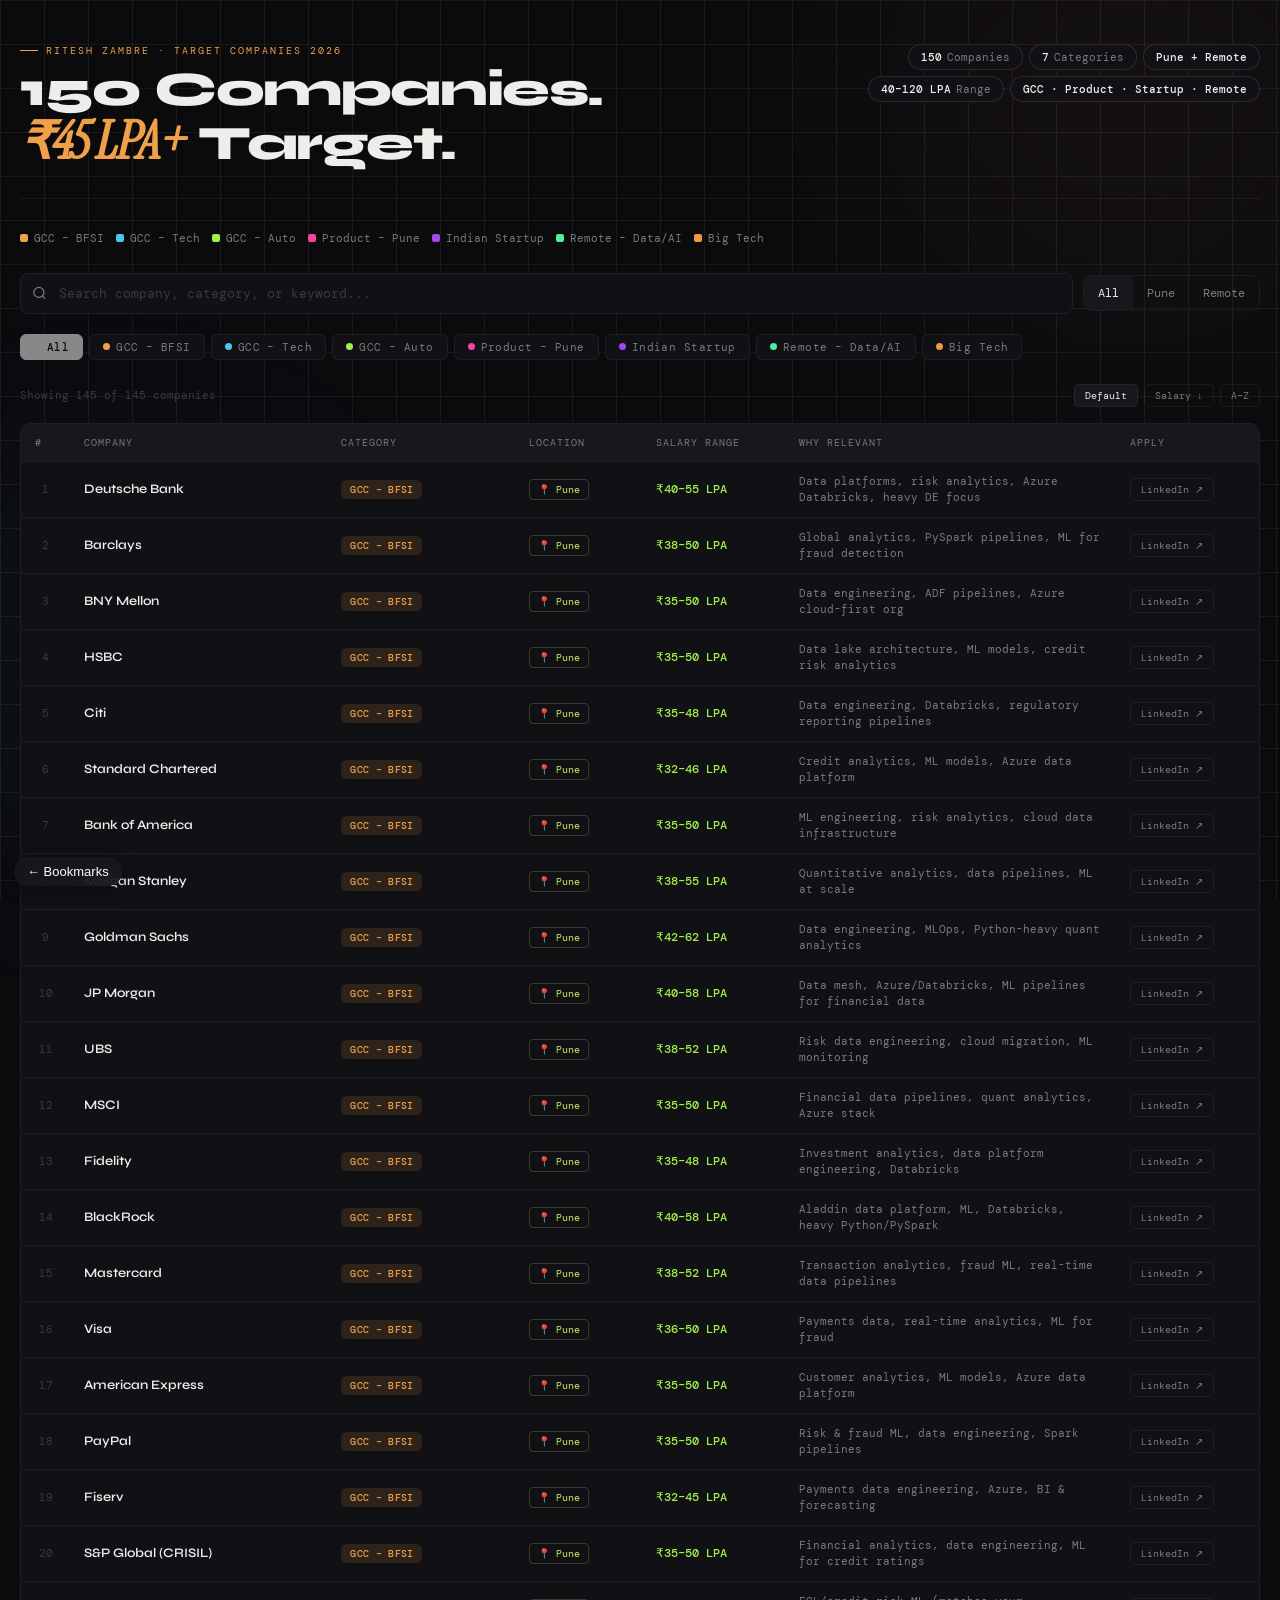
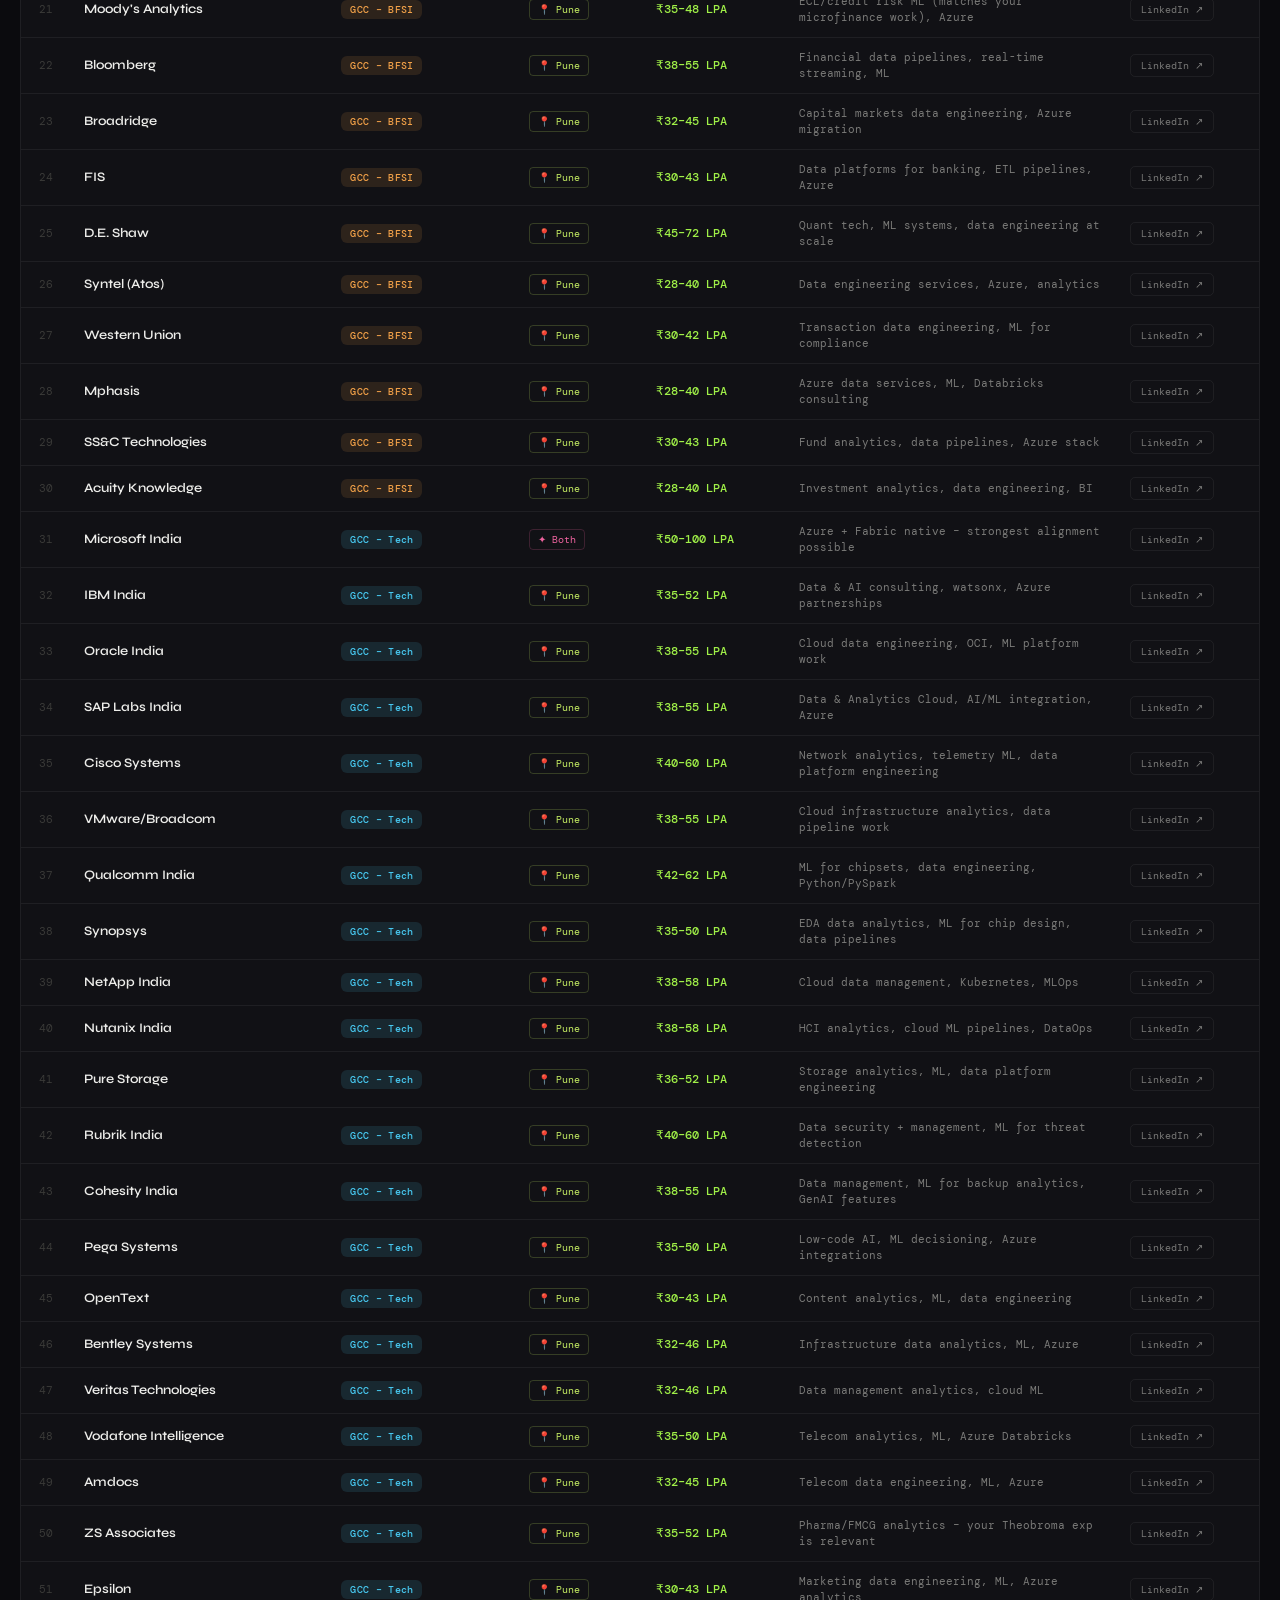
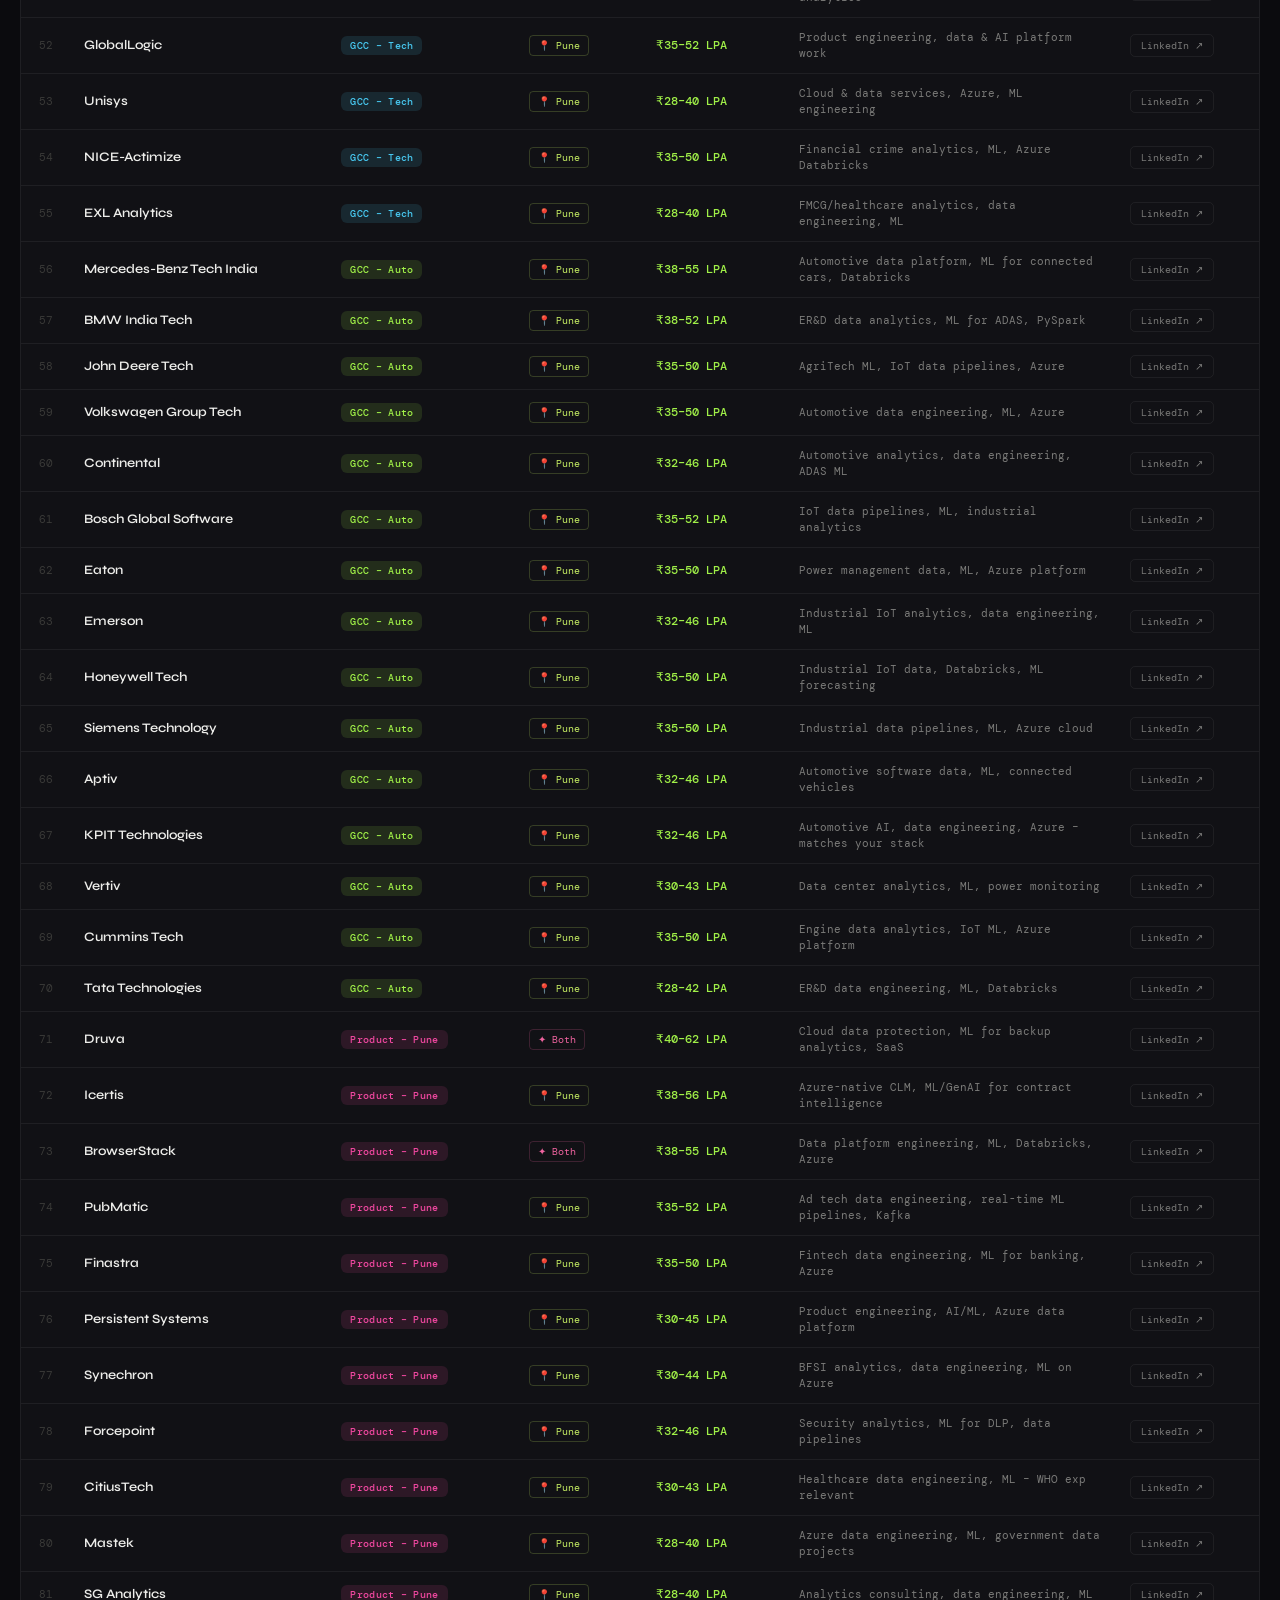
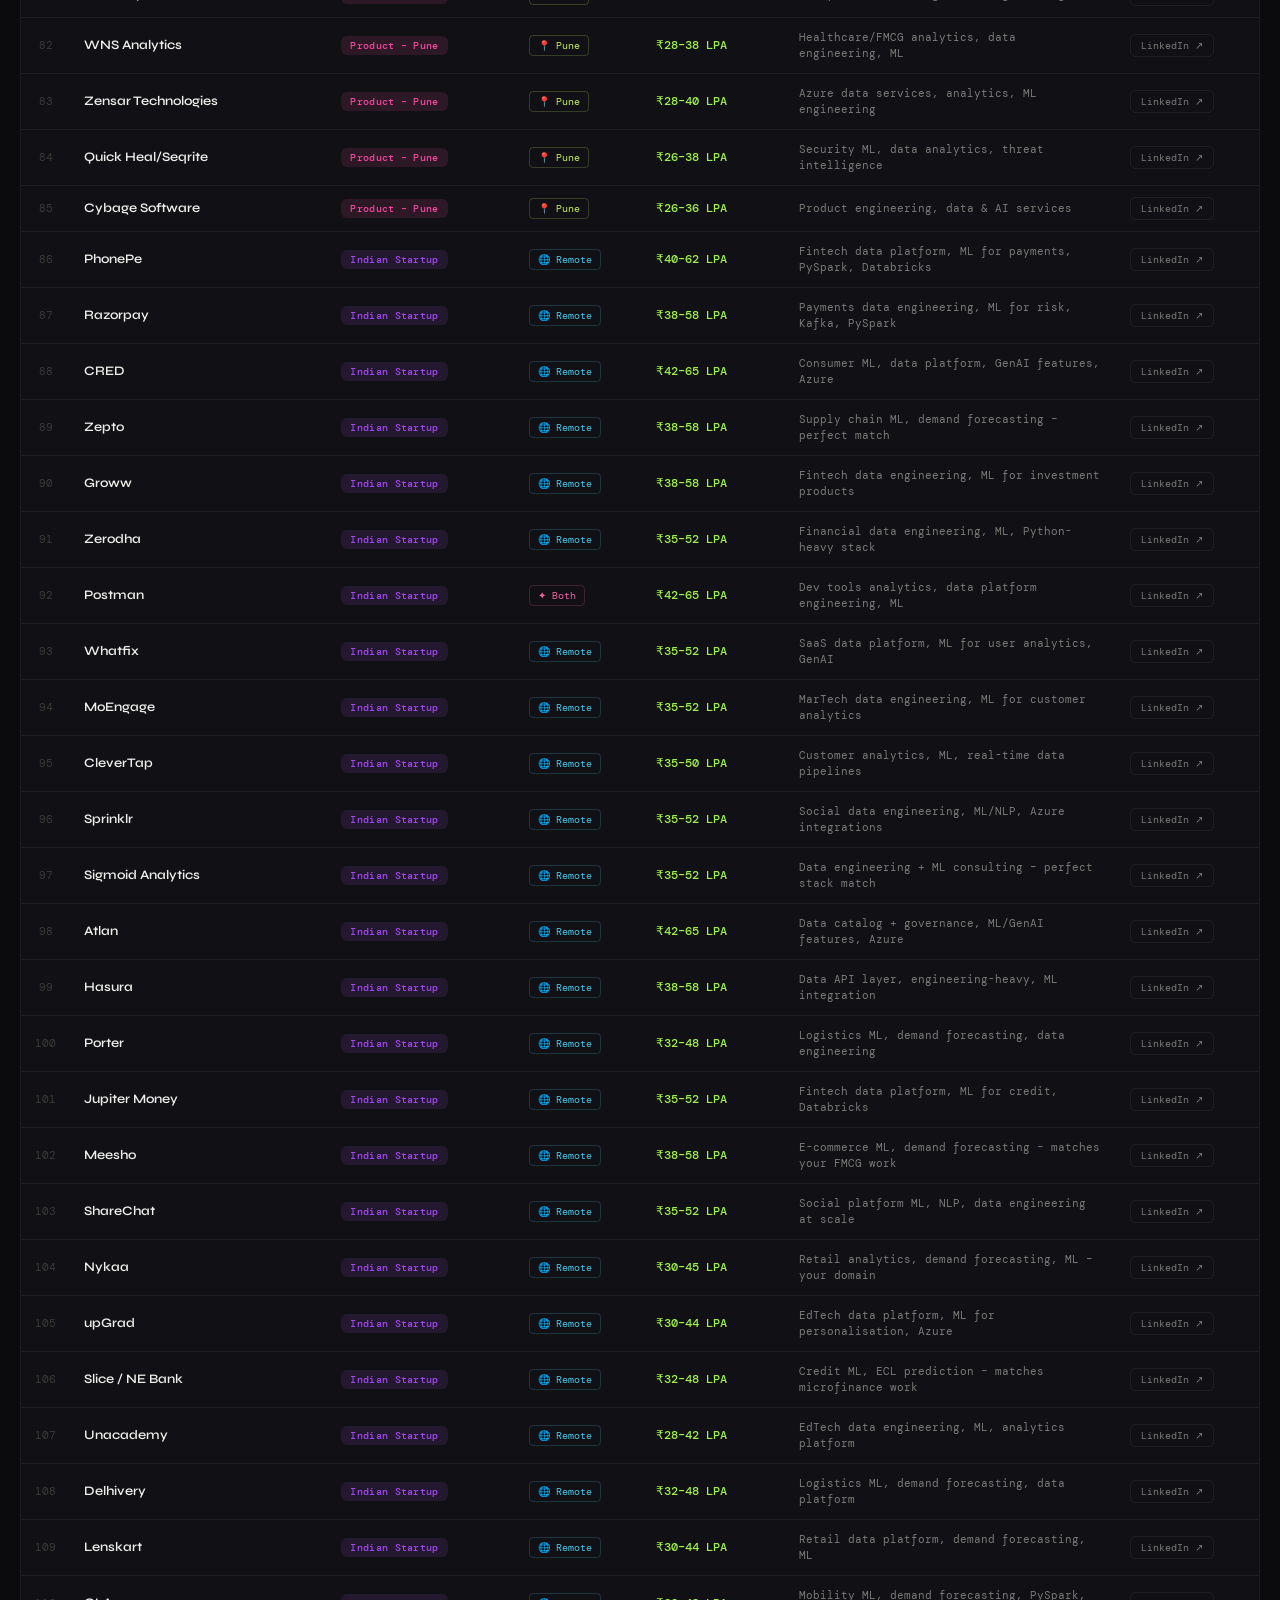
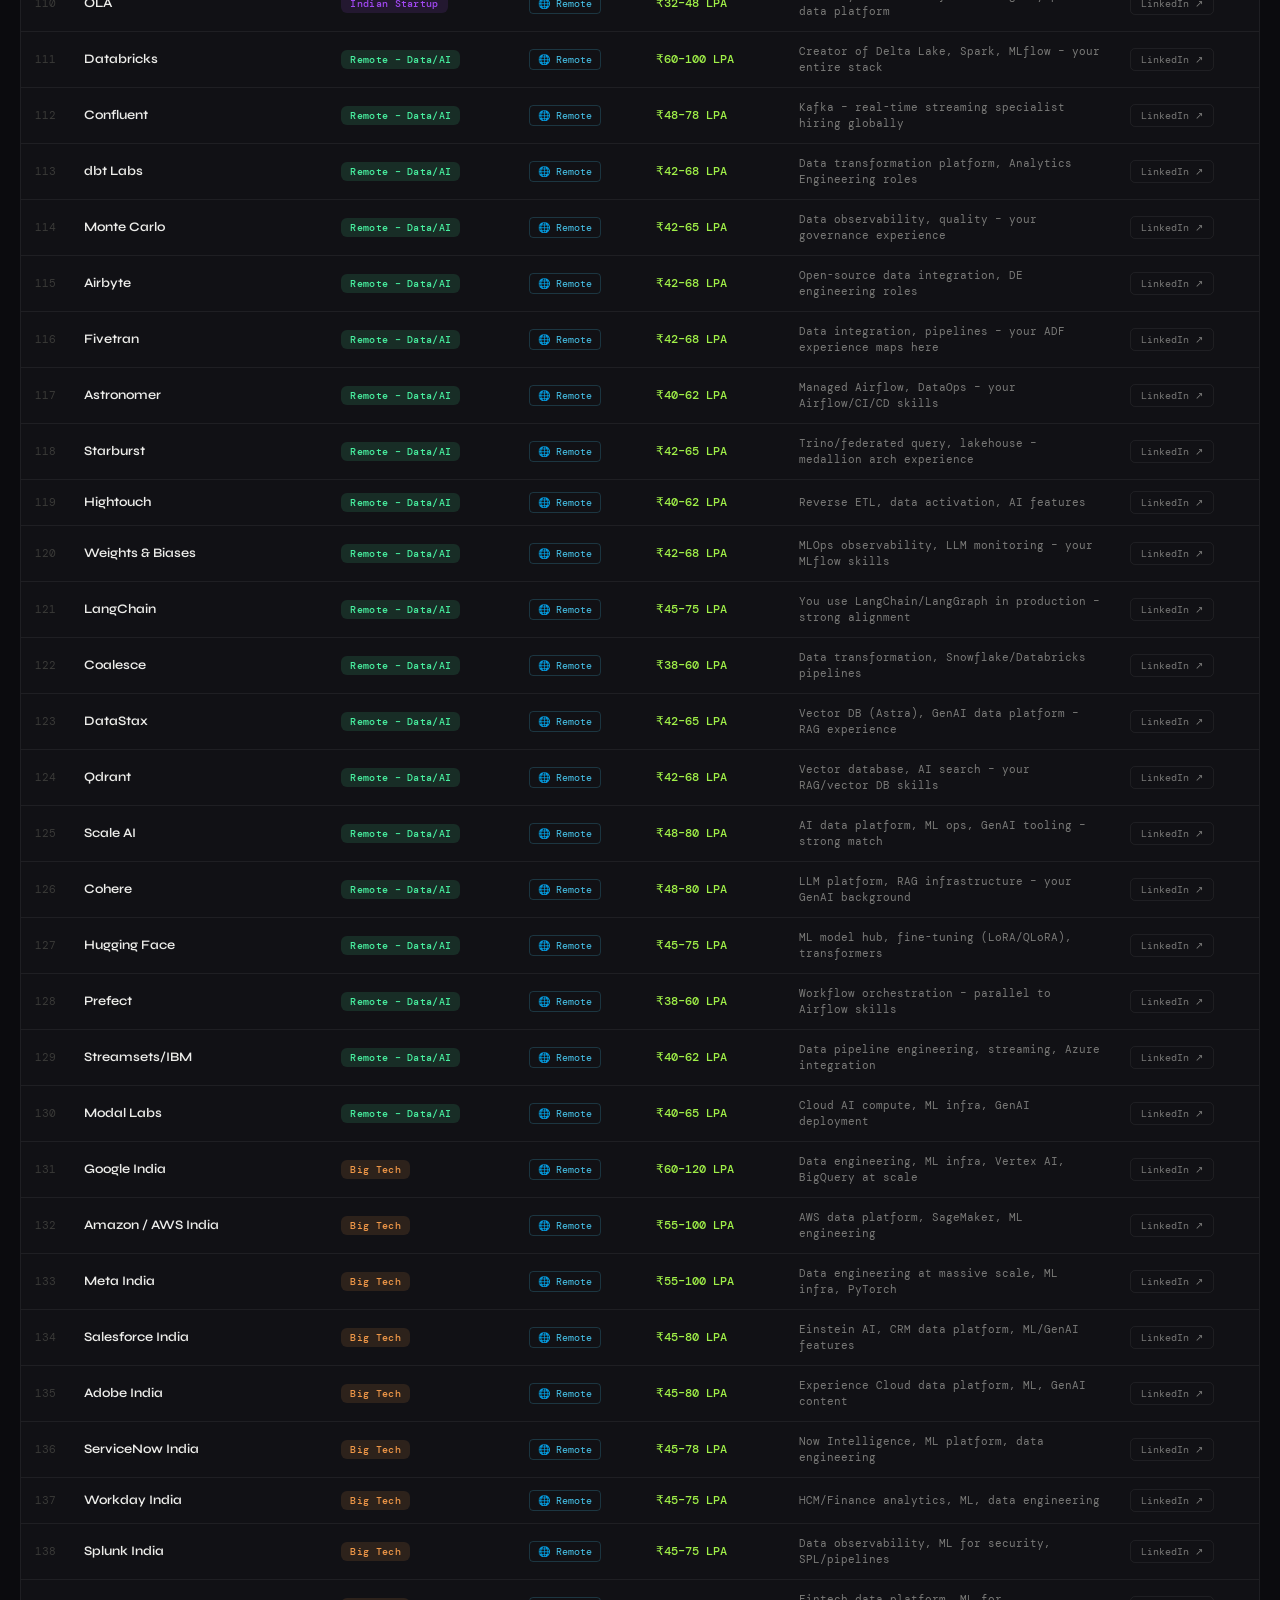
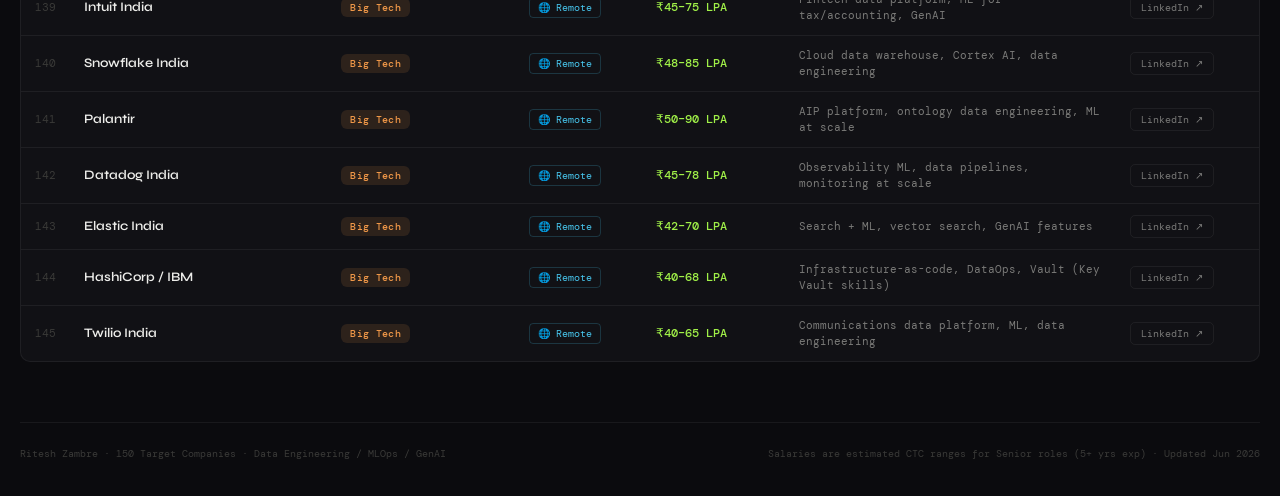
<file: tools/ritesh_150_companies.html>
<!DOCTYPE html>
<html lang="en">
<head>
<meta name="robots" content="noindex, nofollow">
<meta charset="UTF-8">
<meta name="viewport" content="width=device-width, initial-scale=1.0">
<title>Ritesh · 150 Target Companies · 45 LPA+</title>
<link rel="preconnect" href="https://fonts.googleapis.com">
<link href="https://fonts.googleapis.com/css2?family=Syne:wght@400;500;600;700;800&family=DM+Mono:ital,wght@0,300;0,400;0,500;1,300&family=Instrument+Serif:ital@0;1&display=swap" rel="stylesheet">
<style>
*{margin:0;padding:0;box-sizing:border-box}
:root{
  --bg:#0b0b0e;--bg2:#111115;--bg3:#17171d;--bg4:#1f1f27;
  --border:rgba(255,255,255,0.06);--border2:rgba(255,255,255,0.11);
  --text:#ededea;--muted:#7a7a78;--faint:#3a3a38;
  --gcc-bfsi:#f0a048;--gcc-tech:#48c8f0;--gcc-auto:#a0f048;
  --product:#f048a0;--startup:#a048f0;--remote:#48f0a0;--bigtech:#f09848;
}
html{scroll-behavior:smooth}
body{background:var(--bg);color:var(--text);font-family:'DM Mono',monospace;min-height:100vh;overflow-x:hidden}
body::before{content:'';position:fixed;inset:0;background-image:linear-gradient(var(--border) 1px,transparent 1px),linear-gradient(90deg,var(--border) 1px,transparent 1px);background-size:44px 44px;pointer-events:none;z-index:0}
.orb{position:fixed;border-radius:50%;filter:blur(100px);pointer-events:none;z-index:0}
.orb1{width:500px;height:500px;background:rgba(240,160,72,0.04);top:-150px;right:-100px}
.orb2{width:400px;height:400px;background:rgba(72,200,240,0.04);bottom:5%;left:-80px}
.shell{position:relative;z-index:1;max-width:1360px;margin:0 auto;padding:0 20px}

/* HEADER */
header{padding:44px 0 28px;border-bottom:1px solid var(--border);margin-bottom:32px}
.h-row{display:flex;align-items:flex-start;justify-content:space-between;gap:20px;flex-wrap:wrap}
.eyebrow{font-size:10px;letter-spacing:.2em;text-transform:uppercase;color:var(--gcc-bfsi);margin-bottom:8px;display:flex;align-items:center;gap:8px}
.eyebrow::before{content:'';width:18px;height:1px;background:var(--gcc-bfsi);display:inline-block}
h1{font-family:'Syne',sans-serif;font-size:clamp(28px,4.5vw,48px);font-weight:800;letter-spacing:-.03em;line-height:1.05}
h1 em{font-style:italic;font-family:'Instrument Serif',serif;color:var(--gcc-bfsi);font-size:1.08em}
.h-stats{display:flex;flex-direction:column;gap:6px;align-items:flex-end}
.stat-row{display:flex;gap:6px;flex-wrap:wrap;justify-content:flex-end}
.pill{display:inline-flex;align-items:center;gap:5px;padding:5px 12px;border:1px solid var(--border2);border-radius:20px;font-size:11px;color:var(--muted);background:var(--bg2)}
.pill strong{color:var(--text);font-weight:500}

/* CONTROLS */
.ctrl{display:flex;gap:10px;margin-bottom:20px;flex-wrap:wrap;align-items:center}
.srch{position:relative;flex:1;min-width:220px}
.srch svg{position:absolute;left:12px;top:50%;transform:translateY(-50%);color:var(--muted);width:15px;height:15px}
#q{width:100%;padding:11px 12px 11px 38px;background:var(--bg2);border:1px solid var(--border);border-radius:8px;color:var(--text);font-family:'DM Mono',monospace;font-size:13px;outline:none;transition:border-color .2s}
#q:focus{border-color:var(--border2)}
#q::placeholder{color:var(--faint)}
.loc-sel{display:flex;border:1px solid var(--border);border-radius:8px;overflow:hidden;flex-shrink:0}
.loc-btn{padding:9px 14px;background:transparent;border:none;color:var(--muted);cursor:pointer;font-family:'DM Mono',monospace;font-size:12px;transition:all .15s;white-space:nowrap}
.loc-btn.active{background:var(--bg3);color:var(--text)}

/* CAT BAR */
.cat-bar{display:flex;gap:6px;flex-wrap:wrap;margin-bottom:24px}
.cat-btn{padding:5px 13px;border-radius:6px;border:1px solid var(--border);background:var(--bg2);color:var(--muted);font-family:'DM Mono',monospace;font-size:11px;letter-spacing:.04em;cursor:pointer;transition:all .15s;white-space:nowrap;display:flex;align-items:center;gap:6px}
.cat-btn:hover{border-color:var(--border2);color:var(--text)}
.cat-btn.active{color:#0b0b0e;border-color:transparent;font-weight:500}
.cat-dot{width:7px;height:7px;border-radius:50%;flex-shrink:0}

/* TABLE */
.tbl-wrap{overflow-x:auto;border:1px solid var(--border);border-radius:10px;background:var(--bg2);margin-bottom:40px}
table{width:100%;border-collapse:collapse;font-size:12.5px}
thead{background:var(--bg3)}
thead th{padding:12px 14px;text-align:left;font-size:10px;letter-spacing:.1em;text-transform:uppercase;color:var(--muted);font-weight:400;white-space:nowrap;border-bottom:1px solid var(--border)}
tbody tr{border-bottom:1px solid var(--border);cursor:default;transition:background .1s}
tbody tr:last-child{border-bottom:none}
tbody tr:hover{background:var(--bg3)}
td{padding:11px 14px;vertical-align:middle}
.td-num{color:var(--faint);font-size:11px;width:36px;text-align:center}
.td-name{font-family:'Syne',sans-serif;font-size:13px;font-weight:600;color:var(--text);white-space:nowrap}
.td-cat{white-space:nowrap}
.cat-tag{display:inline-flex;align-items:center;gap:5px;padding:3px 9px;border-radius:6px;font-size:10px;letter-spacing:.03em;font-weight:500;white-space:nowrap}
.td-loc .loc-tag{display:inline-flex;align-items:center;gap:4px;padding:3px 8px;border-radius:4px;font-size:10px;border:1px solid var(--border);color:var(--muted);white-space:nowrap}
.loc-pune{border-color:rgba(200,240,100,.2)!important;color:#c8f064!important}
.loc-remote{border-color:rgba(72,200,240,.2)!important;color:#48c8f0!important}
.loc-both{border-color:rgba(240,100,160,.2)!important;color:#f064a0!important}
.td-sal{color:var(--text);font-size:12px;white-space:nowrap}
.sal-hi{color:#a0f048;font-weight:500}
.td-why{color:var(--muted);font-size:11px;max-width:260px;line-height:1.5}
.td-act a{display:inline-flex;align-items:center;gap:4px;padding:4px 10px;border:1px solid var(--border);border-radius:5px;color:var(--muted);font-size:10px;text-decoration:none;transition:all .15s;white-space:nowrap}
.td-act a:hover{border-color:var(--border2);color:var(--text)}

/* INFO STRIP */
.info-strip{display:flex;gap:8px;flex-wrap:wrap;margin-bottom:16px;align-items:center;justify-content:space-between}
.res-count{font-size:11px;color:var(--faint)}
.sort-row{display:flex;gap:6px}
.sort-btn{padding:4px 10px;border:1px solid var(--border);border-radius:5px;background:transparent;color:var(--muted);font-family:'DM Mono',monospace;font-size:10px;cursor:pointer;transition:all .15s}
.sort-btn.active{background:var(--bg3);color:var(--text)}
.sort-btn:hover{color:var(--text)}

/* LEGEND */
.legend{display:flex;gap:12px;flex-wrap:wrap;margin-bottom:28px}
.leg-item{display:flex;align-items:center;gap:6px;font-size:11px;color:var(--muted)}
.leg-dot{width:8px;height:8px;border-radius:2px;flex-shrink:0}

/* SCROLL TOP */
#top{position:fixed;bottom:24px;right:24px;width:38px;height:38px;border-radius:50%;background:var(--bg3);border:1px solid var(--border2);color:var(--text);font-size:14px;cursor:pointer;display:flex;align-items:center;justify-content:center;z-index:100;opacity:0;transform:translateY(6px);transition:all .2s}
#top.show{opacity:1;transform:translateY(0)}
#top:hover{background:var(--bg4)}

/* FOOTER */
footer{margin-top:60px;padding:24px 0 36px;border-top:1px solid var(--border);display:flex;justify-content:space-between;flex-wrap:wrap;gap:12px}
footer span{font-size:10px;color:var(--faint)}

@keyframes fadeIn{from{opacity:0;transform:translateY(8px)}to{opacity:1;transform:translateY(0)}}
.tbl-wrap{animation:fadeIn .3s ease}

@media(max-width:640px){
  .h-stats{align-items:flex-start}
  .stat-row{justify-content:flex-start}
  table{font-size:11px}
  .td-why{display:none}
}
</style>
</head>
<body>
<div class="orb orb1"></div>
<div class="orb orb2"></div>
<button id="top" onclick="window.scrollTo({top:0,behavior:'smooth'})">↑</button>

<div class="shell">
<header>
  <div class="h-row">
    <div>
      <div class="eyebrow">Ritesh Zambre · Target Companies 2026</div>
      <h1>150 Companies.<br><em>₹45 LPA+</em> Target.</h1>
    </div>
    <div class="h-stats">
      <div class="stat-row">
        <span class="pill"><strong>150</strong> Companies</span>
        <span class="pill"><strong>7</strong> Categories</span>
        <span class="pill"><strong>Pune + Remote</strong></span>
      </div>
      <div class="stat-row">
        <span class="pill"><strong>40–120 LPA</strong> Range</span>
        <span class="pill"><strong>GCC · Product · Startup · Remote</strong></span>
      </div>
    </div>
  </div>
</header>

<!-- LEGEND -->
<div class="legend" id="legend"></div>

<!-- CONTROLS -->
<div class="ctrl">
  <div class="srch">
    <svg viewBox="0 0 24 24" fill="none" stroke="currentColor" stroke-width="2"><circle cx="11" cy="11" r="8"/><path d="m21 21-4.35-4.35"/></svg>
    <input type="text" id="q" placeholder="Search company, category, or keyword..." oninput="render()">
  </div>
  <div class="loc-sel">
    <button class="loc-btn active" id="la" onclick="setLoc('all')">All</button>
    <button class="loc-btn" id="lp" onclick="setLoc('pune')">Pune</button>
    <button class="loc-btn" id="lr" onclick="setLoc('remote')">Remote</button>
  </div>
</div>

<!-- CAT BAR -->
<div class="cat-bar" id="catBar"></div>

<!-- INFO STRIP -->
<div class="info-strip">
  <span class="res-count" id="rcount"></span>
  <div class="sort-row">
    <button class="sort-btn active" id="s-default" onclick="setSort('default')">Default</button>
    <button class="sort-btn" id="s-sal" onclick="setSort('sal')">Salary ↓</button>
    <button class="sort-btn" id="s-name" onclick="setSort('name')">A–Z</button>
  </div>
</div>

<!-- TABLE -->
<div class="tbl-wrap">
  <table>
    <thead>
      <tr>
        <th>#</th>
        <th>Company</th>
        <th>Category</th>
        <th>Location</th>
        <th>Salary Range</th>
        <th>Why Relevant</th>
        <th>Apply</th>
      </tr>
    </thead>
    <tbody id="tbody"></tbody>
  </table>
</div>

<footer>
  <span>Ritesh Zambre · 150 Target Companies · Data Engineering / MLOps / GenAI</span>
  <span>Salaries are estimated CTC ranges for Senior roles (5+ yrs exp) · Updated Jun 2026</span>
</footer>
</div>

<script>
const CATS = {
  "GCC – BFSI":    { color:"#f0a048", bg:"rgba(240,160,72,.12)"  },
  "GCC – Tech":    { color:"#48c8f0", bg:"rgba(72,200,240,.12)"  },
  "GCC – Auto":    { color:"#a0f048", bg:"rgba(160,240,72,.12)"  },
  "Product – Pune":{ color:"#f048a0", bg:"rgba(240,72,160,.12)"  },
  "Indian Startup":{ color:"#a048f0", bg:"rgba(160,72,240,.12)"  },
  "Remote – Data/AI":{ color:"#48f0a0", bg:"rgba(72,240,160,.12)"},
  "Big Tech":      { color:"#f09848", bg:"rgba(240,152,72,.12)"  },
};

// loc: "pune" | "remote" | "both"
const DATA = [
  // ── GCC – BFSI ──────────────────────────────────────
  {n:"Deutsche Bank",   cat:"GCC – BFSI",   loc:"pune",  sal:[40,55], salMax:55, why:"Data platforms, risk analytics, Azure Databricks, heavy DE focus"},
  {n:"Barclays",        cat:"GCC – BFSI",   loc:"pune",  sal:[38,50], salMax:50, why:"Global analytics, PySpark pipelines, ML for fraud detection"},
  {n:"BNY Mellon",      cat:"GCC – BFSI",   loc:"pune",  sal:[35,50], salMax:50, why:"Data engineering, ADF pipelines, Azure cloud-first org"},
  {n:"HSBC",            cat:"GCC – BFSI",   loc:"pune",  sal:[35,50], salMax:50, why:"Data lake architecture, ML models, credit risk analytics"},
  {n:"Citi",            cat:"GCC – BFSI",   loc:"pune",  sal:[35,48], salMax:48, why:"Data engineering, Databricks, regulatory reporting pipelines"},
  {n:"Standard Chartered",cat:"GCC – BFSI", loc:"pune",  sal:[32,46], salMax:46, why:"Credit analytics, ML models, Azure data platform"},
  {n:"Bank of America", cat:"GCC – BFSI",   loc:"pune",  sal:[35,50], salMax:50, why:"ML engineering, risk analytics, cloud data infrastructure"},
  {n:"Morgan Stanley",  cat:"GCC – BFSI",   loc:"pune",  sal:[38,55], salMax:55, why:"Quantitative analytics, data pipelines, ML at scale"},
  {n:"Goldman Sachs",   cat:"GCC – BFSI",   loc:"pune",  sal:[42,62], salMax:62, why:"Data engineering, MLOps, Python-heavy quant analytics"},
  {n:"JP Morgan",       cat:"GCC – BFSI",   loc:"pune",  sal:[40,58], salMax:58, why:"Data mesh, Azure/Databricks, ML pipelines for financial data"},
  {n:"UBS",             cat:"GCC – BFSI",   loc:"pune",  sal:[38,52], salMax:52, why:"Risk data engineering, cloud migration, ML monitoring"},
  {n:"MSCI",            cat:"GCC – BFSI",   loc:"pune",  sal:[35,50], salMax:50, why:"Financial data pipelines, quant analytics, Azure stack"},
  {n:"Fidelity",        cat:"GCC – BFSI",   loc:"pune",  sal:[35,48], salMax:48, why:"Investment analytics, data platform engineering, Databricks"},
  {n:"BlackRock",       cat:"GCC – BFSI",   loc:"pune",  sal:[40,58], salMax:58, why:"Aladdin data platform, ML, Databricks, heavy Python/PySpark"},
  {n:"Mastercard",      cat:"GCC – BFSI",   loc:"pune",  sal:[38,52], salMax:52, why:"Transaction analytics, fraud ML, real-time data pipelines"},
  {n:"Visa",            cat:"GCC – BFSI",   loc:"pune",  sal:[36,50], salMax:50, why:"Payments data, real-time analytics, ML for fraud"},
  {n:"American Express",cat:"GCC – BFSI",   loc:"pune",  sal:[35,50], salMax:50, why:"Customer analytics, ML models, Azure data platform"},
  {n:"PayPal",          cat:"GCC – BFSI",   loc:"pune",  sal:[35,50], salMax:50, why:"Risk & fraud ML, data engineering, Spark pipelines"},
  {n:"Fiserv",          cat:"GCC – BFSI",   loc:"pune",  sal:[32,45], salMax:45, why:"Payments data engineering, Azure, BI & forecasting"},
  {n:"S&P Global (CRISIL)",cat:"GCC – BFSI",loc:"pune",  sal:[35,50], salMax:50, why:"Financial analytics, data engineering, ML for credit ratings"},
  {n:"Moody's Analytics",cat:"GCC – BFSI",  loc:"pune",  sal:[35,48], salMax:48, why:"ECL/credit risk ML (matches your microfinance work), Azure"},
  {n:"Bloomberg",       cat:"GCC – BFSI",   loc:"pune",  sal:[38,55], salMax:55, why:"Financial data pipelines, real-time streaming, ML"},
  {n:"Broadridge",      cat:"GCC – BFSI",   loc:"pune",  sal:[32,45], salMax:45, why:"Capital markets data engineering, Azure migration"},
  {n:"FIS",             cat:"GCC – BFSI",   loc:"pune",  sal:[30,43], salMax:43, why:"Data platforms for banking, ETL pipelines, Azure"},
  {n:"D.E. Shaw",       cat:"GCC – BFSI",   loc:"pune",  sal:[45,72], salMax:72, why:"Quant tech, ML systems, data engineering at scale"},
  {n:"Syntel (Atos)",   cat:"GCC – BFSI",   loc:"pune",  sal:[28,40], salMax:40, why:"Data engineering services, Azure, analytics"},
  {n:"Western Union",   cat:"GCC – BFSI",   loc:"pune",  sal:[30,42], salMax:42, why:"Transaction data engineering, ML for compliance"},
  {n:"Mphasis",         cat:"GCC – BFSI",   loc:"pune",  sal:[28,40], salMax:40, why:"Azure data services, ML, Databricks consulting"},
  {n:"SS&C Technologies",cat:"GCC – BFSI",  loc:"pune",  sal:[30,43], salMax:43, why:"Fund analytics, data pipelines, Azure stack"},
  {n:"Acuity Knowledge",cat:"GCC – BFSI",   loc:"pune",  sal:[28,40], salMax:40, why:"Investment analytics, data engineering, BI"},
  // ── GCC – Tech ──────────────────────────────────────
  {n:"Microsoft India", cat:"GCC – Tech",   loc:"both",  sal:[50,100],salMax:100,why:"Azure + Fabric native – strongest alignment possible"},
  {n:"IBM India",       cat:"GCC – Tech",   loc:"pune",  sal:[35,52], salMax:52, why:"Data & AI consulting, watsonx, Azure partnerships"},
  {n:"Oracle India",    cat:"GCC – Tech",   loc:"pune",  sal:[38,55], salMax:55, why:"Cloud data engineering, OCI, ML platform work"},
  {n:"SAP Labs India",  cat:"GCC – Tech",   loc:"pune",  sal:[38,55], salMax:55, why:"Data & Analytics Cloud, AI/ML integration, Azure"},
  {n:"Cisco Systems",   cat:"GCC – Tech",   loc:"pune",  sal:[40,60], salMax:60, why:"Network analytics, telemetry ML, data platform engineering"},
  {n:"VMware/Broadcom", cat:"GCC – Tech",   loc:"pune",  sal:[38,55], salMax:55, why:"Cloud infrastructure analytics, data pipeline work"},
  {n:"Qualcomm India",  cat:"GCC – Tech",   loc:"pune",  sal:[42,62], salMax:62, why:"ML for chipsets, data engineering, Python/PySpark"},
  {n:"Synopsys",        cat:"GCC – Tech",   loc:"pune",  sal:[35,50], salMax:50, why:"EDA data analytics, ML for chip design, data pipelines"},
  {n:"NetApp India",    cat:"GCC – Tech",   loc:"pune",  sal:[38,58], salMax:58, why:"Cloud data management, Kubernetes, MLOps"},
  {n:"Nutanix India",   cat:"GCC – Tech",   loc:"pune",  sal:[38,58], salMax:58, why:"HCI analytics, cloud ML pipelines, DataOps"},
  {n:"Pure Storage",    cat:"GCC – Tech",   loc:"pune",  sal:[36,52], salMax:52, why:"Storage analytics, ML, data platform engineering"},
  {n:"Rubrik India",    cat:"GCC – Tech",   loc:"pune",  sal:[40,60], salMax:60, why:"Data security + management, ML for threat detection"},
  {n:"Cohesity India",  cat:"GCC – Tech",   loc:"pune",  sal:[38,55], salMax:55, why:"Data management, ML for backup analytics, GenAI features"},
  {n:"Pega Systems",    cat:"GCC – Tech",   loc:"pune",  sal:[35,50], salMax:50, why:"Low-code AI, ML decisioning, Azure integrations"},
  {n:"OpenText",        cat:"GCC – Tech",   loc:"pune",  sal:[30,43], salMax:43, why:"Content analytics, ML, data engineering"},
  {n:"Bentley Systems", cat:"GCC – Tech",   loc:"pune",  sal:[32,46], salMax:46, why:"Infrastructure data analytics, ML, Azure"},
  {n:"Veritas Technologies",cat:"GCC – Tech",loc:"pune", sal:[32,46], salMax:46, why:"Data management analytics, cloud ML"},
  {n:"Vodafone Intelligence",cat:"GCC – Tech",loc:"pune",sal:[35,50], salMax:50, why:"Telecom analytics, ML, Azure Databricks"},
  {n:"Amdocs",          cat:"GCC – Tech",   loc:"pune",  sal:[32,45], salMax:45, why:"Telecom data engineering, ML, Azure"},
  {n:"ZS Associates",   cat:"GCC – Tech",   loc:"pune",  sal:[35,52], salMax:52, why:"Pharma/FMCG analytics – your Theobroma exp is relevant"},
  {n:"Epsilon",         cat:"GCC – Tech",   loc:"pune",  sal:[30,43], salMax:43, why:"Marketing data engineering, ML, Azure analytics"},
  {n:"GlobalLogic",     cat:"GCC – Tech",   loc:"pune",  sal:[35,52], salMax:52, why:"Product engineering, data & AI platform work"},
  {n:"Unisys",          cat:"GCC – Tech",   loc:"pune",  sal:[28,40], salMax:40, why:"Cloud & data services, Azure, ML engineering"},
  {n:"NICE-Actimize",   cat:"GCC – Tech",   loc:"pune",  sal:[35,50], salMax:50, why:"Financial crime analytics, ML, Azure Databricks"},
  {n:"EXL Analytics",   cat:"GCC – Tech",   loc:"pune",  sal:[28,40], salMax:40, why:"FMCG/healthcare analytics, data engineering, ML"},
  // ── GCC – Auto & Engineering ────────────────────────
  {n:"Mercedes-Benz Tech India",cat:"GCC – Auto",loc:"pune",sal:[38,55],salMax:55,why:"Automotive data platform, ML for connected cars, Databricks"},
  {n:"BMW India Tech",  cat:"GCC – Auto",   loc:"pune",  sal:[38,52], salMax:52, why:"ER&D data analytics, ML for ADAS, PySpark"},
  {n:"John Deere Tech", cat:"GCC – Auto",   loc:"pune",  sal:[35,50], salMax:50, why:"AgriTech ML, IoT data pipelines, Azure"},
  {n:"Volkswagen Group Tech",cat:"GCC – Auto",loc:"pune", sal:[35,50], salMax:50, why:"Automotive data engineering, ML, Azure"},
  {n:"Continental",     cat:"GCC – Auto",   loc:"pune",  sal:[32,46], salMax:46, why:"Automotive analytics, data engineering, ADAS ML"},
  {n:"Bosch Global Software",cat:"GCC – Auto",loc:"pune",sal:[35,52], salMax:52, why:"IoT data pipelines, ML, industrial analytics"},
  {n:"Eaton",           cat:"GCC – Auto",   loc:"pune",  sal:[35,50], salMax:50, why:"Power management data, ML, Azure platform"},
  {n:"Emerson",         cat:"GCC – Auto",   loc:"pune",  sal:[32,46], salMax:46, why:"Industrial IoT analytics, data engineering, ML"},
  {n:"Honeywell Tech",  cat:"GCC – Auto",   loc:"pune",  sal:[35,50], salMax:50, why:"Industrial IoT data, Databricks, ML forecasting"},
  {n:"Siemens Technology",cat:"GCC – Auto", loc:"pune",  sal:[35,50], salMax:50, why:"Industrial data pipelines, ML, Azure cloud"},
  {n:"Aptiv",           cat:"GCC – Auto",   loc:"pune",  sal:[32,46], salMax:46, why:"Automotive software data, ML, connected vehicles"},
  {n:"KPIT Technologies",cat:"GCC – Auto",  loc:"pune",  sal:[32,46], salMax:46, why:"Automotive AI, data engineering, Azure – matches your stack"},
  {n:"Vertiv",          cat:"GCC – Auto",   loc:"pune",  sal:[30,43], salMax:43, why:"Data center analytics, ML, power monitoring"},
  {n:"Cummins Tech",    cat:"GCC – Auto",   loc:"pune",  sal:[35,50], salMax:50, why:"Engine data analytics, IoT ML, Azure platform"},
  {n:"Tata Technologies",cat:"GCC – Auto",  loc:"pune",  sal:[28,42], salMax:42, why:"ER&D data engineering, ML, Databricks"},
  // ── Product – Pune ──────────────────────────────────
  {n:"Druva",           cat:"Product – Pune",loc:"both", sal:[40,62], salMax:62, why:"Cloud data protection, ML for backup analytics, SaaS"},
  {n:"Icertis",         cat:"Product – Pune",loc:"pune", sal:[38,56], salMax:56, why:"Azure-native CLM, ML/GenAI for contract intelligence"},
  {n:"BrowserStack",    cat:"Product – Pune",loc:"both", sal:[38,55], salMax:55, why:"Data platform engineering, ML, Databricks, Azure"},
  {n:"PubMatic",        cat:"Product – Pune",loc:"pune", sal:[35,52], salMax:52, why:"Ad tech data engineering, real-time ML pipelines, Kafka"},
  {n:"Finastra",        cat:"Product – Pune",loc:"pune", sal:[35,50], salMax:50, why:"Fintech data engineering, ML for banking, Azure"},
  {n:"Persistent Systems",cat:"Product – Pune",loc:"pune",sal:[30,45], salMax:45, why:"Product engineering, AI/ML, Azure data platform"},
  {n:"Synechron",       cat:"Product – Pune",loc:"pune", sal:[30,44], salMax:44, why:"BFSI analytics, data engineering, ML on Azure"},
  {n:"Forcepoint",      cat:"Product – Pune",loc:"pune", sal:[32,46], salMax:46, why:"Security analytics, ML for DLP, data pipelines"},
  {n:"CitiusTech",      cat:"Product – Pune",loc:"pune", sal:[30,43], salMax:43, why:"Healthcare data engineering, ML – WHO exp relevant"},
  {n:"Mastek",          cat:"Product – Pune",loc:"pune", sal:[28,40], salMax:40, why:"Azure data engineering, ML, government data projects"},
  {n:"SG Analytics",    cat:"Product – Pune",loc:"pune", sal:[28,40], salMax:40, why:"Analytics consulting, data engineering, ML"},
  {n:"WNS Analytics",   cat:"Product – Pune",loc:"pune", sal:[28,38], salMax:38, why:"Healthcare/FMCG analytics, data engineering, ML"},
  {n:"Zensar Technologies",cat:"Product – Pune",loc:"pune",sal:[28,40],salMax:40, why:"Azure data services, analytics, ML engineering"},
  {n:"Quick Heal/Seqrite",cat:"Product – Pune",loc:"pune",sal:[26,38], salMax:38, why:"Security ML, data analytics, threat intelligence"},
  {n:"Cybage Software", cat:"Product – Pune",loc:"pune", sal:[26,36], salMax:36, why:"Product engineering, data & AI services"},
  // ── Indian Startups ─────────────────────────────────
  {n:"PhonePe",         cat:"Indian Startup",loc:"remote",sal:[40,62],salMax:62, why:"Fintech data platform, ML for payments, PySpark, Databricks"},
  {n:"Razorpay",        cat:"Indian Startup",loc:"remote",sal:[38,58],salMax:58, why:"Payments data engineering, ML for risk, Kafka, PySpark"},
  {n:"CRED",            cat:"Indian Startup",loc:"remote",sal:[42,65],salMax:65, why:"Consumer ML, data platform, GenAI features, Azure"},
  {n:"Zepto",           cat:"Indian Startup",loc:"remote",sal:[38,58],salMax:58, why:"Supply chain ML, demand forecasting – perfect match"},
  {n:"Groww",           cat:"Indian Startup",loc:"remote",sal:[38,58],salMax:58, why:"Fintech data engineering, ML for investment products"},
  {n:"Zerodha",         cat:"Indian Startup",loc:"remote",sal:[35,52],salMax:52, why:"Financial data engineering, ML, Python-heavy stack"},
  {n:"Postman",         cat:"Indian Startup",loc:"both",  sal:[42,65],salMax:65, why:"Dev tools analytics, data platform engineering, ML"},
  {n:"Whatfix",         cat:"Indian Startup",loc:"remote",sal:[35,52],salMax:52, why:"SaaS data platform, ML for user analytics, GenAI"},
  {n:"MoEngage",        cat:"Indian Startup",loc:"remote",sal:[35,52],salMax:52, why:"MarTech data engineering, ML for customer analytics"},
  {n:"CleverTap",       cat:"Indian Startup",loc:"remote",sal:[35,50],salMax:50, why:"Customer analytics, ML, real-time data pipelines"},
  {n:"Sprinklr",        cat:"Indian Startup",loc:"remote",sal:[35,52],salMax:52, why:"Social data engineering, ML/NLP, Azure integrations"},
  {n:"Sigmoid Analytics",cat:"Indian Startup",loc:"remote",sal:[35,52],salMax:52, why:"Data engineering + ML consulting – perfect stack match"},
  {n:"Atlan",           cat:"Indian Startup",loc:"remote",sal:[42,65],salMax:65, why:"Data catalog + governance, ML/GenAI features, Azure"},
  {n:"Hasura",          cat:"Indian Startup",loc:"remote",sal:[38,58],salMax:58, why:"Data API layer, engineering-heavy, ML integration"},
  {n:"Porter",          cat:"Indian Startup",loc:"remote",sal:[32,48],salMax:48, why:"Logistics ML, demand forecasting, data engineering"},
  {n:"Jupiter Money",   cat:"Indian Startup",loc:"remote",sal:[35,52],salMax:52, why:"Fintech data platform, ML for credit, Databricks"},
  {n:"Meesho",          cat:"Indian Startup",loc:"remote",sal:[38,58],salMax:58, why:"E-commerce ML, demand forecasting – matches your FMCG work"},
  {n:"ShareChat",       cat:"Indian Startup",loc:"remote",sal:[35,52],salMax:52, why:"Social platform ML, NLP, data engineering at scale"},
  {n:"Nykaa",           cat:"Indian Startup",loc:"remote",sal:[30,45],salMax:45, why:"Retail analytics, demand forecasting, ML – your domain"},
  {n:"upGrad",          cat:"Indian Startup",loc:"remote",sal:[30,44],salMax:44, why:"EdTech data platform, ML for personalisation, Azure"},
  {n:"Slice / NE Bank", cat:"Indian Startup",loc:"remote",sal:[32,48],salMax:48, why:"Credit ML, ECL prediction – matches microfinance work"},
  {n:"Unacademy",       cat:"Indian Startup",loc:"remote",sal:[28,42],salMax:42, why:"EdTech data engineering, ML, analytics platform"},
  {n:"Delhivery",       cat:"Indian Startup",loc:"remote",sal:[32,48],salMax:48, why:"Logistics ML, demand forecasting, data platform"},
  {n:"Lenskart",        cat:"Indian Startup",loc:"remote",sal:[30,44],salMax:44, why:"Retail data platform, demand forecasting, ML"},
  {n:"OLA",             cat:"Indian Startup",loc:"remote",sal:[32,48],salMax:48, why:"Mobility ML, demand forecasting, PySpark, data platform"},
  // ── Remote – Data/AI Platforms ──────────────────────
  {n:"Databricks",      cat:"Remote – Data/AI",loc:"remote",sal:[60,100],salMax:100,why:"Creator of Delta Lake, Spark, MLflow – your entire stack"},
  {n:"Confluent",       cat:"Remote – Data/AI",loc:"remote",sal:[48,78], salMax:78, why:"Kafka – real-time streaming specialist hiring globally"},
  {n:"dbt Labs",        cat:"Remote – Data/AI",loc:"remote",sal:[42,68], salMax:68, why:"Data transformation platform, Analytics Engineering roles"},
  {n:"Monte Carlo",     cat:"Remote – Data/AI",loc:"remote",sal:[42,65], salMax:65, why:"Data observability, quality – your governance experience"},
  {n:"Airbyte",         cat:"Remote – Data/AI",loc:"remote",sal:[42,68], salMax:68, why:"Open-source data integration, DE engineering roles"},
  {n:"Fivetran",        cat:"Remote – Data/AI",loc:"remote",sal:[42,68], salMax:68, why:"Data integration, pipelines – your ADF experience maps here"},
  {n:"Astronomer",      cat:"Remote – Data/AI",loc:"remote",sal:[40,62], salMax:62, why:"Managed Airflow, DataOps – your Airflow/CI/CD skills"},
  {n:"Starburst",       cat:"Remote – Data/AI",loc:"remote",sal:[42,65], salMax:65, why:"Trino/federated query, lakehouse – medallion arch experience"},
  {n:"Hightouch",       cat:"Remote – Data/AI",loc:"remote",sal:[40,62], salMax:62, why:"Reverse ETL, data activation, AI features"},
  {n:"Weights & Biases",cat:"Remote – Data/AI",loc:"remote",sal:[42,68], salMax:68, why:"MLOps observability, LLM monitoring – your MLflow skills"},
  {n:"LangChain",       cat:"Remote – Data/AI",loc:"remote",sal:[45,75], salMax:75, why:"You use LangChain/LangGraph in production – strong alignment"},
  {n:"Coalesce",        cat:"Remote – Data/AI",loc:"remote",sal:[38,60], salMax:60, why:"Data transformation, Snowflake/Databricks pipelines"},
  {n:"DataStax",        cat:"Remote – Data/AI",loc:"remote",sal:[42,65], salMax:65, why:"Vector DB (Astra), GenAI data platform – RAG experience"},
  {n:"Qdrant",          cat:"Remote – Data/AI",loc:"remote",sal:[42,68], salMax:68, why:"Vector database, AI search – your RAG/vector DB skills"},
  {n:"Scale AI",        cat:"Remote – Data/AI",loc:"remote",sal:[48,80], salMax:80, why:"AI data platform, ML ops, GenAI tooling – strong match"},
  {n:"Cohere",          cat:"Remote – Data/AI",loc:"remote",sal:[48,80], salMax:80, why:"LLM platform, RAG infrastructure – your GenAI background"},
  {n:"Hugging Face",    cat:"Remote – Data/AI",loc:"remote",sal:[45,75], salMax:75, why:"ML model hub, fine-tuning (LoRA/QLoRA), transformers"},
  {n:"Prefect",         cat:"Remote – Data/AI",loc:"remote",sal:[38,60], salMax:60, why:"Workflow orchestration – parallel to Airflow skills"},
  {n:"Streamsets/IBM",  cat:"Remote – Data/AI",loc:"remote",sal:[40,62], salMax:62, why:"Data pipeline engineering, streaming, Azure integration"},
  {n:"Modal Labs",      cat:"Remote – Data/AI",loc:"remote",sal:[40,65], salMax:65, why:"Cloud AI compute, ML infra, GenAI deployment"},
  // ── Big Tech ────────────────────────────────────────
  {n:"Google India",    cat:"Big Tech",     loc:"remote",sal:[60,120],salMax:120,why:"Data engineering, ML infra, Vertex AI, BigQuery at scale"},
  {n:"Amazon / AWS India",cat:"Big Tech",   loc:"remote",sal:[55,100],salMax:100,why:"AWS data platform, SageMaker, ML engineering"},
  {n:"Meta India",      cat:"Big Tech",     loc:"remote",sal:[55,100],salMax:100,why:"Data engineering at massive scale, ML infra, PyTorch"},
  {n:"Salesforce India",cat:"Big Tech",     loc:"remote",sal:[45,80], salMax:80, why:"Einstein AI, CRM data platform, ML/GenAI features"},
  {n:"Adobe India",     cat:"Big Tech",     loc:"remote",sal:[45,80], salMax:80, why:"Experience Cloud data platform, ML, GenAI content"},
  {n:"ServiceNow India",cat:"Big Tech",     loc:"remote",sal:[45,78], salMax:78, why:"Now Intelligence, ML platform, data engineering"},
  {n:"Workday India",   cat:"Big Tech",     loc:"remote",sal:[45,75], salMax:75, why:"HCM/Finance analytics, ML, data engineering"},
  {n:"Splunk India",    cat:"Big Tech",     loc:"remote",sal:[45,75], salMax:75, why:"Data observability, ML for security, SPL/pipelines"},
  {n:"Intuit India",    cat:"Big Tech",     loc:"remote",sal:[45,75], salMax:75, why:"Fintech data platform, ML for tax/accounting, GenAI"},
  {n:"Snowflake India", cat:"Big Tech",     loc:"remote",sal:[48,85], salMax:85, why:"Cloud data warehouse, Cortex AI, data engineering"},
  {n:"Palantir",        cat:"Big Tech",     loc:"remote",sal:[50,90], salMax:90, why:"AIP platform, ontology data engineering, ML at scale"},
  {n:"Datadog India",   cat:"Big Tech",     loc:"remote",sal:[45,78], salMax:78, why:"Observability ML, data pipelines, monitoring at scale"},
  {n:"Elastic India",   cat:"Big Tech",     loc:"remote",sal:[42,70], salMax:70, why:"Search + ML, vector search, GenAI features"},
  {n:"HashiCorp / IBM", cat:"Big Tech",     loc:"remote",sal:[40,68], salMax:68, why:"Infrastructure-as-code, DataOps, Vault (Key Vault skills)"},
  {n:"Twilio India",    cat:"Big Tech",     loc:"remote",sal:[40,65], salMax:65, why:"Communications data platform, ML, data engineering"},
];

let activeCat = "All";
let activeLoc = "all";
let sortMode = "default";

function locLabel(loc){
  if(loc==="pune")   return '<span class="loc-tag loc-pune">📍 Pune</span>';
  if(loc==="remote") return '<span class="loc-tag loc-remote">🌐 Remote</span>';
  return '<span class="loc-tag loc-both">✦ Both</span>';
}

function catTag(cat){
  const c = CATS[cat] || {color:"#888", bg:"rgba(136,136,136,.12)"};
  return `<span class="cat-tag" style="background:${c.bg};color:${c.color}">${cat}</span>`;
}

function liSearch(li, url){
  return `<a href="${url}" target="_blank" rel="noopener">LinkedIn ↗</a>`;
}

function setLoc(l){
  activeLoc = l;
  document.querySelectorAll(".loc-btn").forEach(b=>b.classList.remove("active"));
  const map={all:"la",pune:"lp",remote:"lr"};
  document.getElementById(map[l]).classList.add("active");
  render();
}

function setSort(s){
  sortMode = s;
  document.querySelectorAll(".sort-btn").forEach(b=>b.classList.remove("active"));
  document.getElementById("s-"+s).classList.add("active");
  render();
}

function buildLegend(){
  const leg = document.getElementById("legend");
  leg.innerHTML = Object.entries(CATS).map(([k,v])=>
    `<div class="leg-item"><div class="leg-dot" style="background:${v.color}"></div>${k}</div>`
  ).join("");
}

function buildCatBar(){
  const bar = document.getElementById("catBar");
  const all = ["All",...Object.keys(CATS)];
  bar.innerHTML = all.map(c=>{
    const col = CATS[c]?.color||"#888";
    const isA = activeCat===c;
    return `<button class="cat-btn${isA?" active":""}"
      style="${isA?`background:${col};border-color:${col};`:""}"
      onclick="activeCat='${c}';render()">
      <div class="cat-dot" style="background:${CATS[c]?.color||"#888"}"></div>${c}
    </button>`;
  }).join("");
}

function render(){
  buildCatBar();
  const q = document.getElementById("q").value.toLowerCase().trim();

  let rows = DATA.filter(d=>{
    const cm = activeCat==="All" || d.cat===activeCat;
    const lm = activeLoc==="all" ||
      (activeLoc==="pune"   && (d.loc==="pune"  ||d.loc==="both")) ||
      (activeLoc==="remote" && (d.loc==="remote"||d.loc==="both"));
    const qm = !q || d.n.toLowerCase().includes(q)||d.cat.toLowerCase().includes(q)||d.why.toLowerCase().includes(q);
    return cm&&lm&&qm;
  });

  if(sortMode==="sal")  rows = [...rows].sort((a,b)=>b.salMax-a.salMax);
  if(sortMode==="name") rows = [...rows].sort((a,b)=>a.n.localeCompare(b.n));

  document.getElementById("rcount").textContent =
    `Showing ${rows.length} of ${DATA.length} companies`;

  const tbody = document.getElementById("tbody");
  tbody.innerHTML = rows.map((d,i)=>{
    const liUrl = `https://www.linkedin.com/jobs/search/?keywords=${encodeURIComponent(d.n+" Data Engineer MLOps")}&location=India`;
    return `<tr>
      <td class="td-num">${i+1}</td>
      <td class="td-name">${d.n}</td>
      <td class="td-cat">${catTag(d.cat)}</td>
      <td class="td-loc">${locLabel(d.loc)}</td>
      <td class="td-sal"><span class="sal-hi">₹${d.sal[0]}–${d.sal[1]} LPA</span></td>
      <td class="td-why">${d.why}</td>
      <td class="td-act">${liSearch(d.n, liUrl)}</td>
    </tr>`;
  }).join("");
}

window.addEventListener("scroll",()=>{
  document.getElementById("top").classList.toggle("show", window.scrollY>300);
});

buildLegend();
render();
</script>
<a href="../" style="position:fixed;left:14px;bottom:14px;z-index:2147483000;display:inline-flex;align-items:center;gap:6px;padding:8px 13px;border-radius:999px;font:500 13px/1 -apple-system,BlinkMacSystemFont,'Segoe UI',Roboto,sans-serif;text-decoration:none;color:#fff;background:rgba(22,24,29,.88);box-shadow:0 4px 16px rgba(0,0,0,.28);backdrop-filter:blur(8px)">← Bookmarks</a>
</body>
</html>
</file>
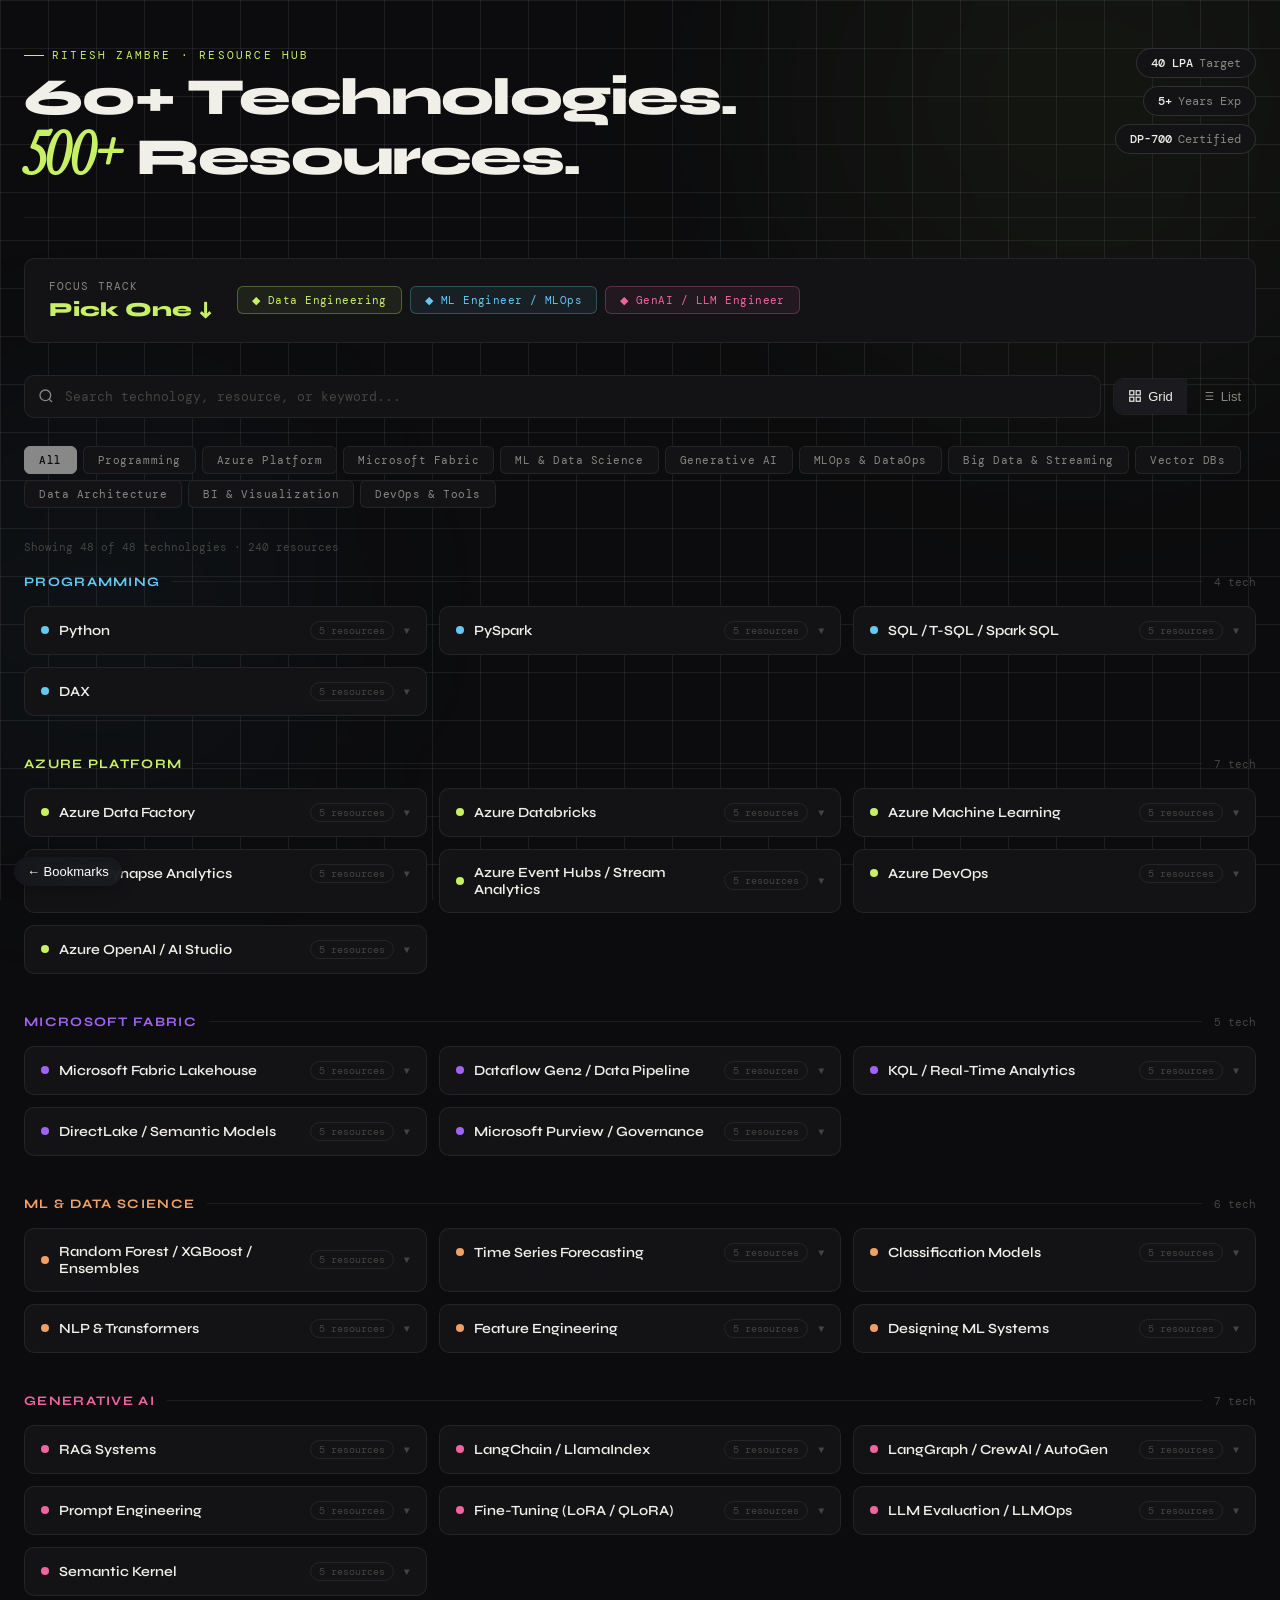
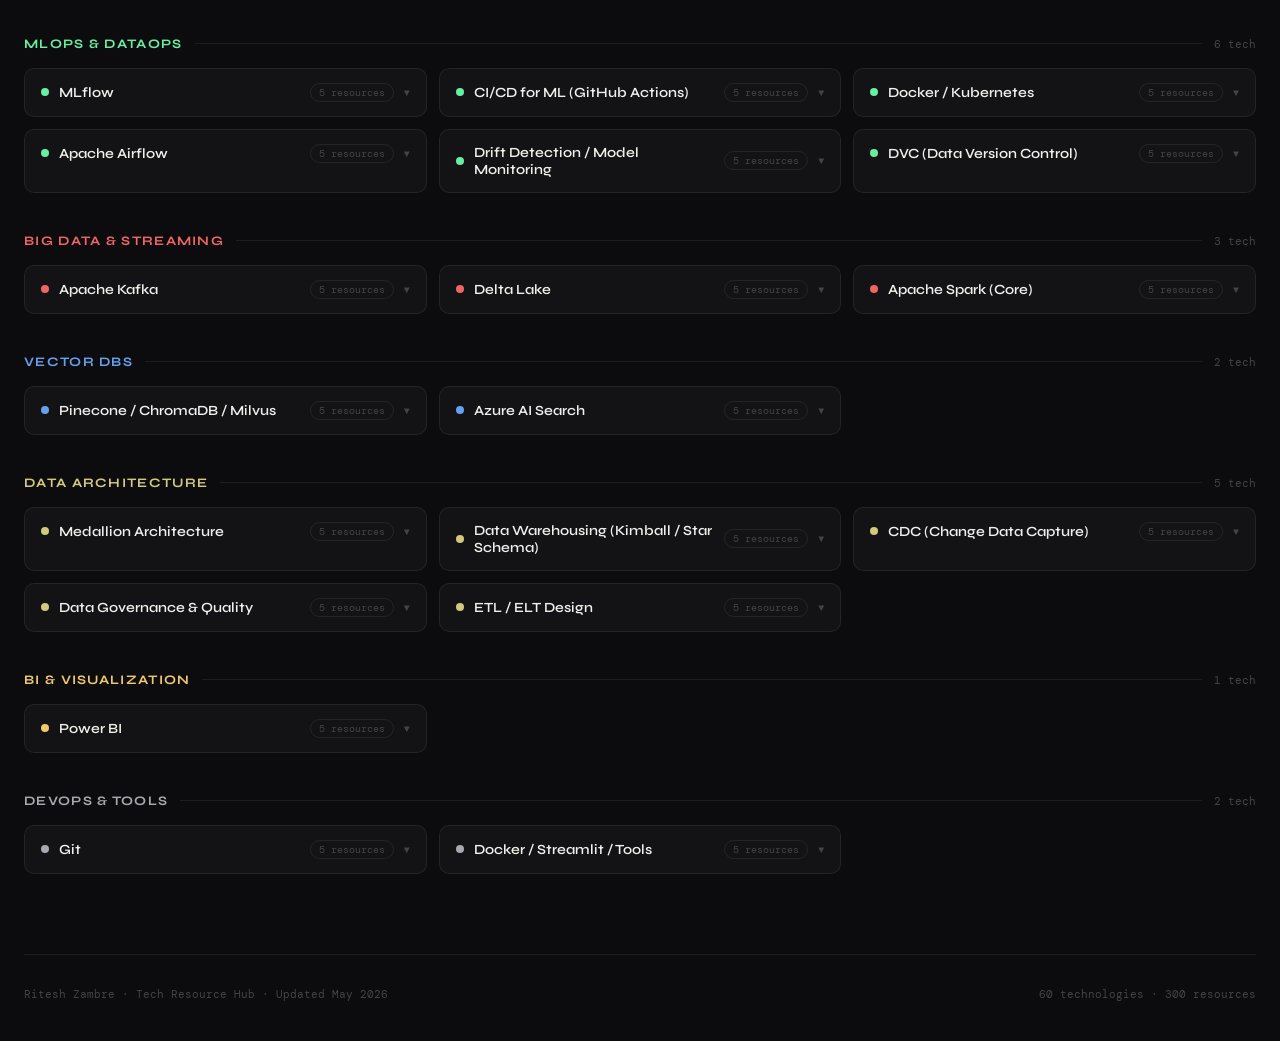
<file: tools/ritesh_resource_hub.html>
<!DOCTYPE html>
<html lang="en">
<head>
<meta name="robots" content="noindex, nofollow">
<meta charset="UTF-8">
<meta name="viewport" content="width=device-width, initial-scale=1.0">
<title>Ritesh — Tech Resource Hub</title>
<link rel="preconnect" href="https://fonts.googleapis.com">
<link href="https://fonts.googleapis.com/css2?family=Syne:wght@400;500;600;700;800&family=DM+Mono:ital,wght@0,300;0,400;0,500;1,300&family=Instrument+Serif:ital@0;1&display=swap" rel="stylesheet">
<style>
  :root {
    --bg: #0c0c0e;
    --bg2: #131316;
    --bg3: #1a1a1f;
    --bg4: #222228;
    --border: rgba(255,255,255,0.07);
    --border2: rgba(255,255,255,0.12);
    --text: #f0efe8;
    --muted: #888880;
    --faint: #444440;
    --accent: #c8f064;
    --accent2: #64c8f0;
    --accent3: #f064a0;
    --accent4: #f0a064;
    --accent5: #a064f0;
    --r: 10px;
  }

  * { margin: 0; padding: 0; box-sizing: border-box; }

  html { scroll-behavior: smooth; }

  body {
    background: var(--bg);
    color: var(--text);
    font-family: 'DM Mono', monospace;
    min-height: 100vh;
    overflow-x: hidden;
  }

  /* --- GRID BG --- */
  body::before {
    content: '';
    position: fixed;
    inset: 0;
    background-image:
      linear-gradient(var(--border) 1px, transparent 1px),
      linear-gradient(90deg, var(--border) 1px, transparent 1px);
    background-size: 48px 48px;
    pointer-events: none;
    z-index: 0;
  }

  .glow-orb {
    position: fixed;
    border-radius: 50%;
    filter: blur(120px);
    pointer-events: none;
    z-index: 0;
  }
  .orb1 { width: 600px; height: 600px; background: rgba(200,240,100,0.04); top: -200px; right: -100px; }
  .orb2 { width: 400px; height: 400px; background: rgba(100,200,240,0.04); bottom: 10%; left: -100px; }

  /* --- LAYOUT --- */
  .shell { position: relative; z-index: 1; max-width: 1280px; margin: 0 auto; padding: 0 24px; }

  /* --- HEADER --- */
  header {
    padding: 48px 0 32px;
    border-bottom: 1px solid var(--border);
    margin-bottom: 40px;
  }

  .header-top {
    display: flex;
    align-items: flex-start;
    justify-content: space-between;
    gap: 24px;
    flex-wrap: wrap;
  }

  .logo-area {}

  .eyebrow {
    font-family: 'DM Mono', monospace;
    font-size: 11px;
    letter-spacing: 0.2em;
    text-transform: uppercase;
    color: var(--accent);
    margin-bottom: 8px;
    display: flex;
    align-items: center;
    gap: 8px;
  }

  .eyebrow::before {
    content: '';
    width: 20px;
    height: 1px;
    background: var(--accent);
    display: inline-block;
  }

  h1 {
    font-family: 'Syne', sans-serif;
    font-size: clamp(32px, 5vw, 52px);
    font-weight: 800;
    letter-spacing: -0.03em;
    line-height: 1.05;
    color: var(--text);
  }

  h1 em {
    font-style: italic;
    font-family: 'Instrument Serif', serif;
    color: var(--accent);
    font-size: 1.1em;
  }

  .header-meta {
    display: flex;
    flex-direction: column;
    align-items: flex-end;
    gap: 8px;
  }

  .stat-pill {
    display: inline-flex;
    align-items: center;
    gap: 6px;
    padding: 6px 14px;
    border: 1px solid var(--border2);
    border-radius: 20px;
    font-size: 12px;
    color: var(--muted);
    background: var(--bg2);
  }

  .stat-pill strong { color: var(--text); font-weight: 500; }

  /* --- CONTROLS --- */
  .controls {
    display: flex;
    gap: 12px;
    margin-bottom: 28px;
    flex-wrap: wrap;
    align-items: center;
  }

  .search-wrap {
    position: relative;
    flex: 1;
    min-width: 240px;
  }

  .search-wrap svg {
    position: absolute;
    left: 14px;
    top: 50%;
    transform: translateY(-50%);
    color: var(--muted);
    width: 16px;
    height: 16px;
  }

  #search {
    width: 100%;
    padding: 12px 14px 12px 40px;
    background: var(--bg2);
    border: 1px solid var(--border);
    border-radius: var(--r);
    color: var(--text);
    font-family: 'DM Mono', monospace;
    font-size: 13px;
    outline: none;
    transition: border-color 0.2s;
  }

  #search:focus { border-color: var(--border2); }
  #search::placeholder { color: var(--faint); }

  .view-toggle {
    display: flex;
    border: 1px solid var(--border);
    border-radius: var(--r);
    overflow: hidden;
  }

  .view-btn {
    padding: 10px 14px;
    background: transparent;
    border: none;
    color: var(--muted);
    cursor: pointer;
    font-size: 13px;
    transition: all 0.15s;
    display: flex;
    align-items: center;
    gap: 6px;
  }

  .view-btn.active {
    background: var(--bg3);
    color: var(--text);
  }

  /* --- CATEGORY TABS --- */
  .cat-bar {
    display: flex;
    gap: 6px;
    flex-wrap: wrap;
    margin-bottom: 32px;
  }

  .cat-btn {
    padding: 6px 14px;
    border-radius: 6px;
    border: 1px solid var(--border);
    background: var(--bg2);
    color: var(--muted);
    font-family: 'DM Mono', monospace;
    font-size: 11px;
    letter-spacing: 0.05em;
    cursor: pointer;
    transition: all 0.15s;
    white-space: nowrap;
  }

  .cat-btn:hover { border-color: var(--border2); color: var(--text); }

  .cat-btn.active {
    color: #0c0c0e;
    border-color: transparent;
    font-weight: 500;
  }

  /* --- SECTION HEADER --- */
  .section-head {
    display: flex;
    align-items: center;
    gap: 12px;
    margin-bottom: 16px;
    margin-top: 40px;
  }

  .section-head:first-child { margin-top: 0; }

  .section-label {
    font-family: 'Syne', sans-serif;
    font-size: 13px;
    font-weight: 700;
    letter-spacing: 0.1em;
    text-transform: uppercase;
  }

  .section-line {
    flex: 1;
    height: 1px;
    background: var(--border);
  }

  .section-count {
    font-size: 11px;
    color: var(--faint);
  }

  /* --- TECH CARDS GRID --- */
  .tech-grid {
    display: grid;
    grid-template-columns: repeat(auto-fill, minmax(340px, 1fr));
    gap: 12px;
  }

  /* LIST VIEW */
  .list-view .tech-grid {
    grid-template-columns: 1fr;
  }

  /* --- TECH CARD --- */
  .tech-card {
    background: var(--bg2);
    border: 1px solid var(--border);
    border-radius: var(--r);
    overflow: hidden;
    transition: border-color 0.2s, transform 0.15s;
  }

  .tech-card:hover {
    border-color: var(--border2);
    transform: translateY(-1px);
  }

  .card-header {
    display: flex;
    align-items: center;
    gap: 10px;
    padding: 14px 16px;
    cursor: pointer;
    user-select: none;
  }

  .card-dot {
    width: 8px;
    height: 8px;
    border-radius: 50%;
    flex-shrink: 0;
  }

  .card-name {
    font-family: 'Syne', sans-serif;
    font-size: 14px;
    font-weight: 600;
    color: var(--text);
    flex: 1;
  }

  .card-count {
    font-size: 10px;
    color: var(--faint);
    padding: 2px 8px;
    border: 1px solid var(--border);
    border-radius: 20px;
  }

  .chevron {
    color: var(--faint);
    font-size: 10px;
    transition: transform 0.25s;
    flex-shrink: 0;
  }

  .tech-card.open .chevron { transform: rotate(180deg); }

  /* --- RESOURCES --- */
  .card-resources {
    display: none;
    border-top: 1px solid var(--border);
    padding: 8px 0;
  }

  .tech-card.open .card-resources { display: block; }

  .res-item {
    display: flex;
    align-items: flex-start;
    gap: 10px;
    padding: 10px 16px;
    transition: background 0.1s;
    cursor: pointer;
    text-decoration: none;
    color: inherit;
  }

  .res-item:hover { background: var(--bg3); }

  .res-num {
    font-size: 10px;
    color: var(--faint);
    min-width: 16px;
    padding-top: 2px;
    font-weight: 400;
  }

  .res-body { flex: 1; }

  .res-title {
    font-size: 13px;
    color: var(--accent2);
    font-weight: 400;
    margin-bottom: 3px;
    line-height: 1.4;
  }

  .res-item:hover .res-title { text-decoration: underline; }

  .res-meta {
    display: flex;
    align-items: center;
    gap: 6px;
  }

  .res-desc {
    font-size: 11px;
    color: var(--muted);
    line-height: 1.5;
    flex: 1;
  }

  .res-badge {
    font-size: 9px;
    padding: 2px 6px;
    border-radius: 4px;
    letter-spacing: 0.05em;
    text-transform: uppercase;
    flex-shrink: 0;
    font-weight: 500;
  }

  .badge-book   { background: rgba(100,240,100,0.12); color: #64f0a0; }
  .badge-course { background: rgba(100,200,240,0.12); color: #64c8f0; }
  .badge-site   { background: rgba(240,160,100,0.12); color: #f0a064; }
  .badge-yt     { background: rgba(240,80,80,0.12);   color: #f06060; }
  .badge-docs   { background: rgba(160,100,240,0.12); color: #a064f0; }

  /* --- EMPTY --- */
  .empty-state {
    grid-column: 1/-1;
    text-align: center;
    padding: 60px 20px;
    color: var(--faint);
    font-size: 13px;
  }

  .empty-state span {
    display: block;
    font-size: 32px;
    margin-bottom: 12px;
  }

  /* --- PROGRESS BAR (target tracker) --- */
  .target-bar {
    background: var(--bg2);
    border: 1px solid var(--border);
    border-radius: var(--r);
    padding: 20px 24px;
    margin-bottom: 32px;
    display: flex;
    gap: 24px;
    align-items: center;
    flex-wrap: wrap;
  }

  .target-label {
    font-size: 11px;
    color: var(--muted);
    text-transform: uppercase;
    letter-spacing: 0.1em;
    margin-bottom: 4px;
  }

  .target-value {
    font-family: 'Syne', sans-serif;
    font-size: 20px;
    font-weight: 800;
    color: var(--accent);
  }

  .track-pills {
    display: flex;
    gap: 8px;
    flex-wrap: wrap;
    flex: 1;
  }

  .track-pill {
    padding: 6px 14px;
    border-radius: 6px;
    font-size: 11px;
    letter-spacing: 0.04em;
    border: 1px solid;
    cursor: default;
  }

  .tp-de   { border-color: rgba(200,240,100,0.3); color: var(--accent);  background: rgba(200,240,100,0.07); }
  .tp-mle  { border-color: rgba(100,200,240,0.3); color: var(--accent2); background: rgba(100,200,240,0.07); }
  .tp-genai{ border-color: rgba(240,100,160,0.3); color: var(--accent3); background: rgba(240,100,160,0.07); }

  /* --- FOOTER --- */
  footer {
    margin-top: 80px;
    padding: 32px 0 40px;
    border-top: 1px solid var(--border);
    display: flex;
    justify-content: space-between;
    align-items: center;
    flex-wrap: gap;
    gap: 16px;
  }

  footer span {
    font-size: 11px;
    color: var(--faint);
  }

  .result-info {
    font-size: 11px;
    color: var(--faint);
    margin-bottom: 20px;
  }

  /* scroll to top */
  #totop {
    position: fixed;
    bottom: 28px;
    right: 28px;
    width: 40px;
    height: 40px;
    border-radius: 50%;
    background: var(--bg3);
    border: 1px solid var(--border2);
    color: var(--text);
    font-size: 16px;
    cursor: pointer;
    display: flex;
    align-items: center;
    justify-content: center;
    z-index: 100;
    opacity: 0;
    transform: translateY(8px);
    transition: all 0.2s;
  }
  #totop.show { opacity: 1; transform: translateY(0); }
  #totop:hover { background: var(--bg4); }

  @media (max-width: 640px) {
    .header-meta { align-items: flex-start; }
    .tech-grid { grid-template-columns: 1fr; }
  }

  /* animate cards on load */
  @keyframes fadeUp {
    from { opacity: 0; transform: translateY(12px); }
    to   { opacity: 1; transform: translateY(0); }
  }
  .tech-card { animation: fadeUp 0.3s ease both; }
</style>
</head>
<body>

<div class="glow-orb orb1"></div>
<div class="glow-orb orb2"></div>

<button id="totop" onclick="window.scrollTo({top:0,behavior:'smooth'})" title="Back to top">↑</button>

<div class="shell">

  <!-- HEADER -->
  <header>
    <div class="header-top">
      <div class="logo-area">
        <div class="eyebrow">Ritesh Zambre · Resource Hub</div>
        <h1>60+ Technologies.<br><em>500+</em> Resources.</h1>
      </div>
      <div class="header-meta">
        <div class="stat-pill"><strong>40 LPA</strong> Target</div>
        <div class="stat-pill"><strong>5+</strong> Years Exp</div>
        <div class="stat-pill"><strong>DP-700</strong> Certified</div>
      </div>
    </div>
  </header>

  <!-- TARGET BAR -->
  <div class="target-bar">
    <div>
      <div class="target-label">Focus Track</div>
      <div class="target-value" id="trackDisplay">Pick One ↓</div>
    </div>
    <div class="track-pills">
      <div class="track-pill tp-de" onclick="setTrack('Data Engineering', this)">
        ◆ Data Engineering
      </div>
      <div class="track-pill tp-mle" onclick="setTrack('ML Engineer / MLOps', this)">
        ◆ ML Engineer / MLOps
      </div>
      <div class="track-pill tp-genai" onclick="setTrack('GenAI / LLM Engineer', this)">
        ◆ GenAI / LLM Engineer
      </div>
    </div>
  </div>

  <!-- CONTROLS -->
  <div class="controls">
    <div class="search-wrap">
      <svg viewBox="0 0 24 24" fill="none" stroke="currentColor" stroke-width="2">
        <circle cx="11" cy="11" r="8"/><path d="m21 21-4.35-4.35"/>
      </svg>
      <input type="text" id="search" placeholder="Search technology, resource, or keyword..." oninput="render()">
    </div>
    <div class="view-toggle">
      <button class="view-btn active" id="vgrid" onclick="setView('grid')">
        <svg width="14" height="14" viewBox="0 0 24 24" fill="none" stroke="currentColor" stroke-width="2"><rect x="3" y="3" width="7" height="7"/><rect x="14" y="3" width="7" height="7"/><rect x="3" y="14" width="7" height="7"/><rect x="14" y="14" width="7" height="7"/></svg>
        Grid
      </button>
      <button class="view-btn" id="vlist" onclick="setView('list')">
        <svg width="14" height="14" viewBox="0 0 24 24" fill="none" stroke="currentColor" stroke-width="2"><line x1="8" y1="6" x2="21" y2="6"/><line x1="8" y1="12" x2="21" y2="12"/><line x1="8" y1="18" x2="21" y2="18"/><line x1="3" y1="6" x2="3.01" y2="6"/><line x1="3" y1="12" x2="3.01" y2="12"/><line x1="3" y1="18" x2="3.01" y2="18"/></svg>
        List
      </button>
    </div>
  </div>

  <!-- CATEGORY BAR -->
  <div class="cat-bar" id="catBar"></div>

  <!-- RESULT INFO -->
  <div class="result-info" id="resultInfo"></div>

  <!-- MAIN CONTENT -->
  <div id="main"></div>

  <!-- FOOTER -->
  <footer>
    <span>Ritesh Zambre · Tech Resource Hub · Updated May 2026</span>
    <span>60 technologies · 300 resources</span>
  </footer>

</div>

<script>
const CATS = {
  "Programming":        { color: "#64c8f0", accent: "rgba(100,200,240,0.15)" },
  "Azure Platform":     { color: "#c8f064", accent: "rgba(200,240,100,0.15)" },
  "Microsoft Fabric":   { color: "#a064f0", accent: "rgba(160,100,240,0.15)" },
  "ML & Data Science":  { color: "#f0a064", accent: "rgba(240,160,100,0.15)" },
  "Generative AI":      { color: "#f064a0", accent: "rgba(240,100,160,0.15)" },
  "MLOps & DataOps":    { color: "#64f0a0", accent: "rgba(100,240,160,0.15)" },
  "Big Data & Streaming":{ color: "#f06464", accent: "rgba(240,100,100,0.15)" },
  "Vector DBs":         { color: "#64a0f0", accent: "rgba(100,160,240,0.15)" },
  "Data Architecture":  { color: "#d4c87a", accent: "rgba(212,200,122,0.15)" },
  "BI & Visualization": { color: "#f0c864", accent: "rgba(240,200,100,0.15)" },
  "DevOps & Tools":     { color: "#a8a8b0", accent: "rgba(168,168,176,0.15)" },
};

const DATA = [
  {name:"Python",cat:"Programming",resources:[
    {title:"Python Official Docs",url:"https://docs.python.org/3/",type:"docs",desc:"Definitive reference — tutorial, library, language reference"},
    {title:"Python for Data Analysis (Wes McKinney)",url:"https://wesmckinney.com/book/",type:"book",desc:"Pandas creator's free online book — essential for data work"},
    {title:"Real Python",url:"https://realpython.com",type:"site",desc:"High quality tutorials — OOP, async, testing, data science"},
    {title:"Talk Python To Me Podcast",url:"https://talkpython.fm",type:"site",desc:"Advanced Python in production — great for senior roles"},
    {title:"Fluent Python (Luciano Ramalho)",url:"https://www.oreilly.com/library/view/fluent-python-2nd/9781492056348/",type:"book",desc:"Deep Python internals — decorators, generators, protocols"}
  ]},
  {name:"PySpark",cat:"Programming",resources:[
    {title:"Learning Spark 2.0 (Free PDF)",url:"https://pages.databricks.com/rs/094-YMS-629/images/LearningSpark2.0.pdf",type:"book",desc:"Free from Databricks — the standard Spark/PySpark reference"},
    {title:"Databricks PySpark Docs",url:"https://docs.databricks.com/en/pyspark/index.html",type:"docs",desc:"Official PySpark documentation with real examples"},
    {title:"Spark: The Definitive Guide",url:"https://www.oreilly.com/library/view/spark-the-definitive/9781491912201/",type:"book",desc:"Comprehensive guide to Spark internals and best practices"},
    {title:"Databricks YouTube Channel",url:"https://www.youtube.com/c/Databricks",type:"yt",desc:"Official — sessions on PySpark, Delta Lake, ML"},
    {title:"DataCamp PySpark Track",url:"https://www.datacamp.com/tracks/big-data-with-pyspark",type:"course",desc:"Hands-on PySpark for data engineering and ML"}
  ]},
  {name:"SQL / T-SQL / Spark SQL",cat:"Programming",resources:[
    {title:"Mode SQL Tutorial",url:"https://mode.com/sql-tutorial/",type:"site",desc:"Beginner to advanced — window functions, CTEs, subqueries"},
    {title:"LeetCode SQL Problems",url:"https://leetcode.com/problemset/database/",type:"site",desc:"Most commonly tested in interviews — solve Medium/Hard daily"},
    {title:"SQL for Data Scientists (Renee Teate)",url:"https://www.wiley.com/en-us/SQL+for+Data+Scientists-p-9781119669364",type:"book",desc:"Practical SQL designed for analytical data work"},
    {title:"Use The Index, Luke",url:"https://use-the-index-luke.com",type:"site",desc:"Deep dive on SQL query performance and indexing"},
    {title:"T-SQL Fundamentals (Microsoft Press)",url:"https://www.microsoftpressstore.com/store/t-sql-fundamentals-9780138102104",type:"book",desc:"Best resource for T-SQL specific patterns and Azure SQL"}
  ]},
  {name:"DAX",cat:"Programming",resources:[
    {title:"SQLBI — DAX Guide",url:"https://dax.guide",type:"site",desc:"Full DAX function reference with examples and notes"},
    {title:"The Definitive Guide to DAX",url:"https://www.sqlbi.com/books/the-definitive-guide-to-dax-2nd-edition/",type:"book",desc:"The best DAX book by the creators of SQLBI"},
    {title:"SQLBI YouTube",url:"https://www.youtube.com/@SQLBI",type:"yt",desc:"Marco Russo & Alberto Ferrari — deep DAX patterns"},
    {title:"DAX Patterns",url:"https://www.daxpatterns.com",type:"site",desc:"Reusable DAX patterns for common analytical scenarios"},
    {title:"Microsoft DAX Docs",url:"https://learn.microsoft.com/en-us/dax/",type:"docs",desc:"Official reference — good for quick function lookups"}
  ]},
  {name:"Azure Data Factory",cat:"Azure Platform",resources:[
    {title:"Microsoft Learn — ADF",url:"https://learn.microsoft.com/en-us/azure/data-factory/",type:"docs",desc:"Official ADF docs — tutorials and architecture patterns"},
    {title:"Guy in a Cube YouTube",url:"https://www.youtube.com/@GuyInACube",type:"yt",desc:"Practical ADF walkthroughs including linked services, triggers"},
    {title:"Pragmatic Works YouTube",url:"https://www.youtube.com/c/PragmaticWorks",type:"yt",desc:"Free tutorials on ADF pipelines and data flow patterns"},
    {title:"ADF Official Blog",url:"https://techcommunity.microsoft.com/t5/azure-data-factory-blog/bg-p/AzureDataFactoryBlog",type:"site",desc:"Real-world patterns and product announcements"},
    {title:"Udemy — ADF Complete Guide",url:"https://www.udemy.com/topic/azure-data-factory/",type:"course",desc:"Hands-on projects with ADF pipelines and data flows"}
  ]},
  {name:"Azure Databricks",cat:"Azure Platform",resources:[
    {title:"Databricks Academy",url:"https://academy.databricks.com",type:"course",desc:"Free learning paths — DE, ML, Streaming with certifications"},
    {title:"Learning Spark 2.0 (Free PDF)",url:"https://pages.databricks.com/rs/094-YMS-629/images/LearningSpark2.0.pdf",type:"book",desc:"The official Databricks Spark learning resource"},
    {title:"Databricks Blog",url:"https://www.databricks.com/blog",type:"site",desc:"Best practices, architecture posts, product updates"},
    {title:"Delta Lake Docs",url:"https://docs.delta.io/latest/index.html",type:"docs",desc:"Official Delta Lake — ACID, time travel, CDC"},
    {title:"Databricks YouTube",url:"https://www.youtube.com/c/Databricks",type:"yt",desc:"Product demos, best practices, Data+AI Summit recordings"}
  ]},
  {name:"Azure Machine Learning",cat:"Azure Platform",resources:[
    {title:"Microsoft Learn — AML",url:"https://learn.microsoft.com/en-us/azure/machine-learning/",type:"docs",desc:"Full AML docs — pipelines, endpoints, MLOps"},
    {title:"AML Python SDK v2 Docs",url:"https://learn.microsoft.com/en-us/python/api/overview/azure/ml/",type:"docs",desc:"SDK v2 reference — essential for production ML on Azure"},
    {title:"Pragmatic Works AML Videos",url:"https://www.youtube.com/@PragmaticWorks",type:"yt",desc:"Free walkthrough videos on AML components and pipelines"},
    {title:"Designing ML Systems (Chip Huyen)",url:"https://www.oreilly.com/library/view/designing-machine-learning/9781098107956/",type:"book",desc:"System design — maps well to AML workflow decisions"},
    {title:"DP-100 Cert Study Path",url:"https://learn.microsoft.com/en-us/credentials/certifications/azure-data-scientist/",type:"site",desc:"DP-100 prep — covers AML deeply, maps well to interviews"}
  ]},
  {name:"Azure Synapse Analytics",cat:"Azure Platform",resources:[
    {title:"Microsoft Learn — Synapse",url:"https://learn.microsoft.com/en-us/azure/synapse-analytics/",type:"docs",desc:"Official docs — SQL pools, Spark pools, pipelines"},
    {title:"Guy in a Cube — Synapse",url:"https://www.youtube.com/@GuyInACube",type:"yt",desc:"Practical Synapse tutorials and architecture comparisons"},
    {title:"Pragmatic Works Synapse Series",url:"https://www.youtube.com/@PragmaticWorks",type:"yt",desc:"Free course-style walkthroughs on all Synapse components"},
    {title:"Azure Synapse Analytics Cookbook",url:"https://www.packtpub.com/en-us/product/azure-synapse-analytics-cookbook-9781803231501",type:"book",desc:"Recipe-based approach to Synapse patterns"},
    {title:"Synapse Blog (Tech Community)",url:"https://techcommunity.microsoft.com/t5/azure-synapse-analytics-blog/bg-p/AzureSynapseAnalyticsBlog",type:"site",desc:"Official blog — real-world use cases and announcements"}
  ]},
  {name:"Azure Event Hubs / Stream Analytics",cat:"Azure Platform",resources:[
    {title:"Microsoft Learn — Event Hubs",url:"https://learn.microsoft.com/en-us/azure/event-hubs/",type:"docs",desc:"Full Event Hubs docs — partitions, consumer groups, Kafka API"},
    {title:"Microsoft Learn — Stream Analytics",url:"https://learn.microsoft.com/en-us/azure/stream-analytics/",type:"docs",desc:"SQL-like real-time stream processing on Azure"},
    {title:"Streaming Systems (Tyler Akidau)",url:"https://www.oreilly.com/library/view/streaming-systems/9781491983867/",type:"book",desc:"Deep streaming theory — watermarks, triggers, windowing"},
    {title:"Azure Streaming Blog",url:"https://techcommunity.microsoft.com/t5/azure-stream-analytics-blog/bg-p/AzureStreamAnalyticsBlog",type:"site",desc:"Patterns and best practices for Azure streaming"},
    {title:"Azure Event Hubs + Databricks",url:"https://learn.microsoft.com/en-us/azure/databricks/structured-streaming/",type:"docs",desc:"Structured Streaming integration on Databricks"}
  ]},
  {name:"Azure DevOps",cat:"Azure Platform",resources:[
    {title:"Microsoft Learn — Azure DevOps",url:"https://learn.microsoft.com/en-us/azure/devops/",type:"docs",desc:"Pipelines, repos, boards, artifacts — full official docs"},
    {title:"Azure DevOps YouTube",url:"https://www.youtube.com/@AzureDevOps",type:"yt",desc:"Official channel — pipeline demos, YAML walkthroughs"},
    {title:"DevOps Handbook",url:"https://itrevolution.com/product/the-devops-handbook/",type:"book",desc:"Cultural and technical foundations of DevOps at scale"},
    {title:"Abhishek Veeramalla YouTube",url:"https://www.youtube.com/@AbhishekVeeramalla",type:"yt",desc:"Azure DevOps, CI/CD, GitHub Actions walkthroughs"},
    {title:"Azure Pipelines Docs",url:"https://learn.microsoft.com/en-us/azure/devops/pipelines/",type:"docs",desc:"YAML pipeline reference — triggers, agents, templates, secrets"}
  ]},
  {name:"Azure OpenAI / AI Studio",cat:"Azure Platform",resources:[
    {title:"Microsoft Learn — Azure OpenAI",url:"https://learn.microsoft.com/en-us/azure/ai-services/openai/",type:"docs",desc:"Full docs — deployments, prompt engineering, fine-tuning"},
    {title:"Azure AI Studio / Foundry Docs",url:"https://learn.microsoft.com/en-us/azure/ai-studio/",type:"docs",desc:"RAG, agents, evaluation, model deployments"},
    {title:"Azure OpenAI Cookbook (GitHub)",url:"https://github.com/Azure-Samples/openai",type:"site",desc:"Official Azure OpenAI samples and recipes"},
    {title:"Build LLM Apps on Azure (MS Learn)",url:"https://learn.microsoft.com/en-us/training/paths/develop-ai-solutions-azure-openai/",type:"course",desc:"Free structured path — integrations, RAG, safety"},
    {title:"AI Engineering (Chip Huyen, 2025)",url:"https://www.oreilly.com/library/view/ai-engineering/9781098166298/",type:"book",desc:"Production LLM systems — most current and relevant book"}
  ]},
  {name:"Microsoft Fabric Lakehouse",cat:"Microsoft Fabric",resources:[
    {title:"Microsoft Learn — Fabric DP-700",url:"https://learn.microsoft.com/en-us/credentials/certifications/fabric-analytics-engineer-associate/",type:"course",desc:"Official cert path — you're certified here, use for interview prep"},
    {title:"Guy in a Cube — Fabric Series",url:"https://www.youtube.com/@GuyInACube",type:"yt",desc:"Best free Fabric content — lakehouse, pipelines, semantic models"},
    {title:"Pragmatic Works Fabric Course",url:"https://www.youtube.com/@PragmaticWorks",type:"yt",desc:"Free structured Fabric walkthroughs including Lakehouse"},
    {title:"Fabric Community",url:"https://community.fabric.microsoft.com/",type:"site",desc:"Real-world Q&A, patterns, use cases from practitioners"},
    {title:"Will Thompson YouTube",url:"https://www.youtube.com/@WillThompson_BI",type:"yt",desc:"Detailed Fabric architecture and Lakehouse deep dives"}
  ]},
  {name:"Dataflow Gen2 / Data Pipeline",cat:"Microsoft Fabric",resources:[
    {title:"Microsoft Learn — Fabric Data Pipelines",url:"https://learn.microsoft.com/en-us/fabric/data-factory/",type:"docs",desc:"Official docs — activities, triggers, monitoring in Fabric"},
    {title:"Microsoft Learn — Dataflow Gen2",url:"https://learn.microsoft.com/en-us/fabric/data-factory/dataflows-gen2-overview",type:"docs",desc:"Power Query / M in Fabric — transformations, connectors"},
    {title:"Guy in a Cube Dataflow Videos",url:"https://www.youtube.com/@GuyInACube",type:"yt",desc:"Practical Dataflow Gen2 patterns and gotchas"},
    {title:"Power Query M Reference",url:"https://learn.microsoft.com/en-us/powerquery-m/",type:"docs",desc:"Full M language reference for Dataflow transformations"},
    {title:"Fabric Community — Data Factory",url:"https://community.fabric.microsoft.com/t5/Data-Factory-forums/bd-p/DataFactory",type:"site",desc:"Community Q&A on pipeline and Dataflow Gen2 patterns"}
  ]},
  {name:"KQL / Real-Time Analytics",cat:"Microsoft Fabric",resources:[
    {title:"Microsoft Learn — KQL",url:"https://learn.microsoft.com/en-us/azure/data-explorer/kusto/query/",type:"docs",desc:"Full KQL language reference — tabular operators, aggregations"},
    {title:"KQL Quick Reference (Cheat Sheet)",url:"https://aka.ms/kql_cheatsheet",type:"site",desc:"Official KQL cheat sheet — essential for interviews"},
    {title:"Azure Data Explorer Free Cluster",url:"https://dataexplorer.azure.com/",type:"site",desc:"Practice KQL live on a free ADX cluster — best hands-on"},
    {title:"Pluralsight KQL Course",url:"https://www.pluralsight.com/courses/kusto-query-language-kql-azure-data-explorer",type:"course",desc:"Structured KQL from basics to advanced patterns"},
    {title:"Real-Time Intelligence in Fabric",url:"https://learn.microsoft.com/en-us/fabric/real-time-intelligence/",type:"docs",desc:"Eventstream, KQL Database, Real-Time Dashboard docs"}
  ]},
  {name:"DirectLake / Semantic Models",cat:"Microsoft Fabric",resources:[
    {title:"Microsoft Learn — DirectLake",url:"https://learn.microsoft.com/en-us/fabric/get-started/lakehouse-power-bi-reporting",type:"docs",desc:"DirectLake mode — framing, cold start, fallback behavior"},
    {title:"SQLBI — Fabric Semantic Models",url:"https://www.sqlbi.com/articles/",type:"site",desc:"Deep technical analysis of Semantic Model patterns in Fabric"},
    {title:"Guy in a Cube — DirectLake Deep Dive",url:"https://www.youtube.com/@GuyInACube",type:"yt",desc:"Walkthroughs on DirectLake mode and its trade-offs"},
    {title:"The Definitive Guide to DAX",url:"https://www.sqlbi.com/books/the-definitive-guide-to-dax-2nd-edition/",type:"book",desc:"Essential for semantic model design and complex measures"},
    {title:"Fabric Semantic Model Docs",url:"https://learn.microsoft.com/en-us/fabric/data-warehouse/semantic-models",type:"docs",desc:"Official Fabric semantic model documentation"}
  ]},
  {name:"Microsoft Purview / Governance",cat:"Microsoft Fabric",resources:[
    {title:"Microsoft Learn — Purview",url:"https://learn.microsoft.com/en-us/purview/",type:"docs",desc:"Data governance, cataloging, lineage, classification"},
    {title:"SC-400 Cert Study Path",url:"https://learn.microsoft.com/en-us/credentials/certifications/information-protection-administrator/",type:"course",desc:"Information protection — sensitivity labels, DLP, compliance"},
    {title:"Fabric Governance Docs",url:"https://learn.microsoft.com/en-us/fabric/governance/",type:"docs",desc:"Workspace roles, RLS, sensitivity labels in Fabric"},
    {title:"Data Governance (Ladley)",url:"https://www.oreilly.com/library/view/data-governance-the/9780128025024/",type:"book",desc:"Framework-level governance — ownership, stewardship, policies"},
    {title:"Microsoft Purview YouTube Demos",url:"https://www.youtube.com/results?search_query=microsoft+purview+tutorial",type:"yt",desc:"Official Purview demo and tutorial playlist"}
  ]},
  {name:"Random Forest / XGBoost / Ensembles",cat:"ML & Data Science",resources:[
    {title:"Hands-On ML with Scikit-Learn (Géron)",url:"https://www.oreilly.com/library/view/hands-on-machine-learning/9781098125967/",type:"book",desc:"Best practical ML book — tree methods, ensembles explained clearly"},
    {title:"XGBoost Documentation",url:"https://xgboost.readthedocs.io/en/stable/",type:"docs",desc:"Official XGBoost docs — parameters, tutorials, best practices"},
    {title:"StatQuest with Josh Starmer",url:"https://www.youtube.com/@statquest",type:"yt",desc:"Best visual explanations of RF, XGBoost, gradient boosting"},
    {title:"Kaggle Intermediate ML Course",url:"https://www.kaggle.com/learn/intermediate-machine-learning",type:"course",desc:"Free — XGBoost, missing values, pipelines hands-on"},
    {title:"Elements of Statistical Learning (Free PDF)",url:"https://hastie.su.domains/ElemStatLearn/",type:"book",desc:"Free — mathematical depth on all ensemble methods"}
  ]},
  {name:"Time Series Forecasting",cat:"ML & Data Science",resources:[
    {title:"Forecasting: Principles & Practice (Hyndman)",url:"https://otexts.com/fpp3/",type:"book",desc:"Free online — the definitive time series forecasting textbook"},
    {title:"Nixtla / StatsForecast Docs",url:"https://nixtlaverse.nixtla.io/statsforecast/",type:"docs",desc:"Modern Python forecasting — production-grade, fast"},
    {title:"Darts Library Docs",url:"https://unit8co.github.io/darts/",type:"docs",desc:"Unified API for classical and deep learning forecasting models"},
    {title:"PyData YouTube — Forecasting Talks",url:"https://www.youtube.com/@PyDataTV",type:"yt",desc:"Conference talks on production time series at scale"},
    {title:"Kaggle Time Series Course",url:"https://www.kaggle.com/learn/time-series",type:"course",desc:"Free — seasonality, lags, linear regression for forecasting"}
  ]},
  {name:"Classification Models",cat:"ML & Data Science",resources:[
    {title:"Hands-On ML (Géron) — Ch 3-4",url:"https://www.oreilly.com/library/view/hands-on-machine-learning/9781098125967/",type:"book",desc:"Classification deep dive — metrics, multiclass, calibration"},
    {title:"Scikit-learn User Guide",url:"https://scikit-learn.org/stable/user_guide.html",type:"docs",desc:"Full reference for all classifiers, pipelines, model selection"},
    {title:"StatQuest YouTube",url:"https://www.youtube.com/@statquest",type:"yt",desc:"Logistic regression, SVM, neural net classification visuals"},
    {title:"Imbalanced-learn Docs",url:"https://imbalanced-learn.org/stable/",type:"docs",desc:"SMOTE, oversampling, class weights — critical for churn/credit"},
    {title:"Kaggle — Classification Competitions",url:"https://www.kaggle.com/competitions",type:"site",desc:"Practice with real datasets — study top notebooks for patterns"}
  ]},
  {name:"NLP & Transformers",cat:"ML & Data Science",resources:[
    {title:"HuggingFace NLP Course",url:"https://huggingface.co/learn/nlp-course/",type:"course",desc:"Free — BERT, transformers, fine-tuning, pipelines in HF"},
    {title:"Speech & Language Processing (Jurafsky)",url:"https://web.stanford.edu/~jurafsky/slp3/",type:"book",desc:"Free Stanford NLP textbook — classification to transformers"},
    {title:"Jay Alammar Blog",url:"https://jalammar.github.io",type:"site",desc:"Best visual explanations of transformers, attention, BERT, GPT"},
    {title:"Hands-On LLMs (Alammar & Grootendorst)",url:"https://www.oreilly.com/library/view/hands-on-large-language/9781098150952/",type:"book",desc:"Practical LLM — text classification, embeddings, fine-tuning"},
    {title:"Fast.ai NLP Course",url:"https://course.fast.ai/",type:"course",desc:"Free — practical deep learning with strong NLP sections"}
  ]},
  {name:"Feature Engineering",cat:"ML & Data Science",resources:[
    {title:"Feature Engineering for ML (Alice Zheng)",url:"https://www.oreilly.com/library/view/feature-engineering-for/9781491953235/",type:"book",desc:"Best dedicated book on feature engineering techniques"},
    {title:"Kaggle Feature Engineering Course",url:"https://www.kaggle.com/learn/feature-engineering",type:"course",desc:"Free — mutual info, target encoding, clustering features"},
    {title:"Feast Feature Store Docs",url:"https://docs.feast.dev",type:"docs",desc:"Production feature store — how features are served at scale"},
    {title:"Applied Predictive Modeling (Kuhn)",url:"https://appliedpredictivemodeling.com",type:"book",desc:"Feature selection and preprocessing for production models"},
    {title:"ML Mastery — Feature Engineering",url:"https://machinelearningmastery.com/category/data-preparation/",type:"site",desc:"Tutorials on feature scaling, encoding, and selection"}
  ]},
  {name:"Designing ML Systems",cat:"ML & Data Science",resources:[
    {title:"Designing ML Systems (Chip Huyen)",url:"https://www.oreilly.com/library/view/designing-machine-learning/9781098107956/",type:"book",desc:"THE most interview-relevant ML book — read cover to cover"},
    {title:"Chip Huyen Blog",url:"https://huyenchip.com/blog",type:"site",desc:"Companion blog — real ML system design and production patterns"},
    {title:"Full Stack Deep Learning",url:"https://fullstackdeeplearning.com",type:"course",desc:"Free — end-to-end ML system design and deployment"},
    {title:"Made With ML",url:"https://madewithml.com",type:"site",desc:"Free MLOps curriculum — design patterns and production ML"},
    {title:"ML System Design Interview (Alex Xu)",url:"https://www.amazon.com/Machine-Learning-System-Design-Interview/dp/1736049127",type:"book",desc:"Interview-focused ML system design — essential for 40LPA prep"}
  ]},
  {name:"RAG Systems",cat:"Generative AI",resources:[
    {title:"LangChain RAG Docs",url:"https://python.langchain.com/docs/use_cases/question_answering/",type:"docs",desc:"Official RAG implementation guide with LangChain components"},
    {title:"Advanced RAG (DeepLearning.AI)",url:"https://www.deeplearning.ai/short-courses/building-evaluating-advanced-rag/",type:"course",desc:"Free short course — advanced RAG patterns, evaluation"},
    {title:"LlamaIndex RAG Guide",url:"https://docs.llamaindex.ai/en/stable/understanding/rag.html",type:"docs",desc:"Production RAG — query engines, retrievers, routers"},
    {title:"Pinecone Learning Center",url:"https://www.pinecone.io/learn/",type:"site",desc:"RAG, embeddings, vector search — high quality free content"},
    {title:"AI Engineering (Chip Huyen)",url:"https://www.oreilly.com/library/view/ai-engineering/9781098166298/",type:"book",desc:"RAG architecture chapter — production patterns, evaluation"}
  ]},
  {name:"LangChain / LlamaIndex",cat:"Generative AI",resources:[
    {title:"LangChain Python Docs",url:"https://python.langchain.com/docs/",type:"docs",desc:"Official docs — chains, agents, memory, retrievers, tools"},
    {title:"LlamaIndex Docs",url:"https://docs.llamaindex.ai/",type:"docs",desc:"Full LlamaIndex reference — query engines, data connectors"},
    {title:"LangChain YouTube Channel",url:"https://www.youtube.com/@LangChain",type:"yt",desc:"Official tutorials and use case walkthroughs"},
    {title:"LangChain Course (DeepLearning.AI)",url:"https://www.deeplearning.ai/short-courses/langchain-for-llm-application-development/",type:"course",desc:"Free — Andrew Ng + LangChain creator, covers core abstractions"},
    {title:"Generative AI with LangChain (Bakharia)",url:"https://www.packtpub.com/en-us/product/generative-ai-with-langchain-9781835083468",type:"book",desc:"Practical LangChain book — chains, agents, RAG projects"}
  ]},
  {name:"LangGraph / CrewAI / AutoGen",cat:"Generative AI",resources:[
    {title:"LangGraph Official Docs",url:"https://langchain-ai.github.io/langgraph/",type:"docs",desc:"Stateful agents, graph flow, human-in-the-loop patterns"},
    {title:"CrewAI Docs",url:"https://docs.crewai.com",type:"docs",desc:"Multi-agent orchestration — roles, tasks, crews, tools"},
    {title:"AutoGen Docs (Microsoft)",url:"https://microsoft.github.io/autogen/",type:"docs",desc:"Microsoft's multi-agent framework — conversations, code execution"},
    {title:"AI Agents in LangGraph (DeepLearning.AI)",url:"https://www.deeplearning.ai/short-courses/ai-agents-in-langgraph/",type:"course",desc:"Free — agentic patterns, ReAct, planning with LangGraph"},
    {title:"LangChain Blog (Harrison Chase)",url:"https://blog.langchain.dev/",type:"site",desc:"Real-world agentic patterns and case studies"}
  ]},
  {name:"Prompt Engineering",cat:"Generative AI",resources:[
    {title:"Prompt Engineering Guide",url:"https://www.promptingguide.ai",type:"site",desc:"Full reference — few-shot, CoT, ReAct, self-consistency"},
    {title:"Prompt Engineering (DeepLearning.AI)",url:"https://www.deeplearning.ai/short-courses/chatgpt-prompt-engineering-for-developers/",type:"course",desc:"Free — Isa Fulford + Andrew Ng, best starting point"},
    {title:"Anthropic Prompt Library",url:"https://docs.anthropic.com/en/prompt-library/library",type:"site",desc:"Real prompt examples — study the structure and patterns"},
    {title:"OpenAI Prompt Engineering Guide",url:"https://platform.openai.com/docs/guides/prompt-engineering",type:"docs",desc:"Official best practices — clear instructions, structured outputs"},
    {title:"Lilian Weng — Prompt Design Blog",url:"https://lilianweng.github.io/posts/2023-03-15-prompt-engineering/",type:"site",desc:"Deep technical breakdown of prompting techniques with theory"}
  ]},
  {name:"Fine-Tuning (LoRA / QLoRA)",cat:"Generative AI",resources:[
    {title:"HuggingFace PEFT Docs",url:"https://huggingface.co/docs/peft/index",type:"docs",desc:"Official PEFT library — LoRA, QLoRA, adapters with examples"},
    {title:"QLoRA Paper (Dettmers et al.)",url:"https://arxiv.org/abs/2305.14314",type:"site",desc:"Original QLoRA paper — understand the method for interviews"},
    {title:"Fine-Tuning LLMs (DeepLearning.AI)",url:"https://www.deeplearning.ai/short-courses/finetuning-large-language-models/",type:"course",desc:"Free — when to fine-tune, LoRA, evaluation"},
    {title:"Axolotl Fine-Tuning Tool",url:"https://github.com/axolotl-ai-cloud/axolotl",type:"site",desc:"Production fine-tuning framework — widely used in open-source"},
    {title:"Unsloth Fine-Tuning YouTube",url:"https://www.youtube.com/results?search_query=unsloth+fine+tuning",type:"yt",desc:"Efficient fine-tuning demos — QLoRA on consumer hardware"}
  ]},
  {name:"LLM Evaluation / LLMOps",cat:"Generative AI",resources:[
    {title:"AI Engineering (Chip Huyen)",url:"https://www.oreilly.com/library/view/ai-engineering/9781098166298/",type:"book",desc:"LLMOps — evaluation, deployment, monitoring, cost control"},
    {title:"RAGAS Docs",url:"https://docs.ragas.io/en/stable/",type:"docs",desc:"RAG evaluation — faithfulness, relevance, context recall"},
    {title:"LangSmith Docs",url:"https://docs.smith.langchain.com",type:"docs",desc:"LLM observability — tracing, evaluation, prompt versioning"},
    {title:"Evidently AI Blog",url:"https://www.evidentlyai.com/blog",type:"site",desc:"LLM and ML monitoring — drift, hallucination, data quality"},
    {title:"Building LLMs for Production (Towards AI)",url:"https://towardsai.net/book",type:"book",desc:"Production LLM systems — evaluation, serving, cost management"}
  ]},
  {name:"Semantic Kernel",cat:"Generative AI",resources:[
    {title:"Semantic Kernel Docs (Microsoft)",url:"https://learn.microsoft.com/en-us/semantic-kernel/overview/",type:"docs",desc:"Official SK docs — plugins, planners, memory, Azure OpenAI"},
    {title:"SK GitHub Samples",url:"https://github.com/microsoft/semantic-kernel/tree/main/python/samples",type:"site",desc:"Official Python samples — plugins, agents, RAG patterns"},
    {title:"Microsoft Learn — SK Intro",url:"https://learn.microsoft.com/en-us/training/modules/intro-to-semantic-kernel/",type:"course",desc:"Free structured introduction to Semantic Kernel"},
    {title:"Microsoft Reactor YouTube",url:"https://www.youtube.com/results?search_query=semantic+kernel+microsoft",type:"yt",desc:"Microsoft Reactor demos — Semantic Kernel in production"},
    {title:"Hugging Face Transformers Docs",url:"https://huggingface.co/docs/transformers/",type:"docs",desc:"Full transformers reference — models, pipelines, fine-tuning"}
  ]},
  {name:"MLflow",cat:"MLOps & DataOps",resources:[
    {title:"MLflow Official Docs",url:"https://mlflow.org/docs/latest/index.html",type:"docs",desc:"Full reference — tracking, models, registry, deployments"},
    {title:"MLflow Tutorials",url:"https://mlflow.org/docs/latest/tutorials-and-examples/index.html",type:"docs",desc:"Official step-by-step tutorials for all MLflow components"},
    {title:"Made With ML — MLOps",url:"https://madewithml.com/#mlops",type:"site",desc:"Best free MLOps curriculum — MLflow featured throughout"},
    {title:"Databricks MLflow YouTube",url:"https://www.youtube.com/@Databricks",type:"yt",desc:"MLflow on Databricks — experiment tracking, model registry"},
    {title:"Introducing MLOps (O'Reilly)",url:"https://www.oreilly.com/library/view/introducing-mlops/9781492083283/",type:"book",desc:"MLflow-centric MLOps — monitoring, governance, automation"}
  ]},
  {name:"CI/CD for ML (GitHub Actions)",cat:"MLOps & DataOps",resources:[
    {title:"GitHub Actions Docs",url:"https://docs.github.com/en/actions",type:"docs",desc:"Full reference — workflows, secrets, environments, reusable actions"},
    {title:"Made With ML CI/CD Section",url:"https://madewithml.com/#mlops",type:"site",desc:"ML-specific CI/CD patterns — testing, deployment, monitoring"},
    {title:"CD4ML (Martin Fowler Article)",url:"https://martinfowler.com/articles/cd4ml.html",type:"site",desc:"Foundational article on CI/CD patterns specifically for ML"},
    {title:"Abhishek Veeramalla YouTube",url:"https://www.youtube.com/@AbhishekVeeramalla",type:"yt",desc:"GitHub Actions, Azure DevOps CI/CD walkthroughs with ML context"},
    {title:"DevOps Handbook",url:"https://itrevolution.com/product/the-devops-handbook/",type:"book",desc:"The cultural and technical foundation of CI/CD at scale"}
  ]},
  {name:"Docker / Kubernetes",cat:"MLOps & DataOps",resources:[
    {title:"Docker Official Docs",url:"https://docs.docker.com/get-started/",type:"docs",desc:"Get started through Dockerfile, compose, and registries"},
    {title:"Kubernetes Official Docs",url:"https://kubernetes.io/docs/home/",type:"docs",desc:"Full K8s reference — pods, deployments, services, Helm"},
    {title:"KodeKloud YouTube",url:"https://www.youtube.com/@KodeKloud",type:"yt",desc:"Best free Docker + Kubernetes tutorials — beginner to advanced"},
    {title:"Kubernetes in Action (Luksa)",url:"https://www.manning.com/books/kubernetes-in-action-second-edition",type:"book",desc:"Most comprehensive K8s book — essential for senior interviews"},
    {title:"Play with Kubernetes",url:"https://labs.play-with-k8s.com",type:"site",desc:"Free browser-based K8s playground — no local setup needed"}
  ]},
  {name:"Apache Airflow",cat:"MLOps & DataOps",resources:[
    {title:"Airflow Official Docs",url:"https://airflow.apache.org/docs/apache-airflow/stable/index.html",type:"docs",desc:"DAGs, operators, sensors, connections — full reference"},
    {title:"Astronomer — Airflow Guides",url:"https://www.astronomer.io/guides/",type:"site",desc:"Best Airflow tutorials outside official docs — patterns, best practices"},
    {title:"Data Pipelines with Apache Airflow (Harenslak)",url:"https://www.manning.com/books/data-pipelines-with-apache-airflow",type:"book",desc:"Comprehensive Airflow book — DAG design, testing, operators"},
    {title:"Marc Lamberti YouTube",url:"https://www.youtube.com/@MarcLamberti",type:"yt",desc:"Best Airflow YouTube content — practical tutorials and use cases"},
    {title:"Astronomer Academy",url:"https://academy.astronomer.io",type:"course",desc:"Free Airflow courses — Astronomer-certified learning paths"}
  ]},
  {name:"Drift Detection / Model Monitoring",cat:"MLOps & DataOps",resources:[
    {title:"Evidently AI Docs",url:"https://docs.evidentlyai.com",type:"docs",desc:"Best open-source monitoring library — data drift, model quality"},
    {title:"Evidently AI Blog",url:"https://www.evidentlyai.com/blog",type:"site",desc:"Conceptual guides on drift types and monitoring strategies"},
    {title:"Designing ML Systems — Ch 8-9",url:"https://www.oreilly.com/library/view/designing-machine-learning/9781098107956/",type:"book",desc:"Data distribution shift and monitoring in production"},
    {title:"Whylogs / WhyLabs Docs",url:"https://whylogs.readthedocs.io/en/latest/",type:"docs",desc:"Data logging for ML monitoring — profile and detect anomalies"},
    {title:"ML Monitoring Patterns (Neptune Blog)",url:"https://neptune.ai/blog/ml-model-monitoring-best-practices",type:"site",desc:"Practical monitoring — metrics, alerting, retraining triggers"}
  ]},
  {name:"DVC (Data Version Control)",cat:"MLOps & DataOps",resources:[
    {title:"DVC Official Docs",url:"https://dvc.org/doc",type:"docs",desc:"Full DVC reference — data versioning, pipelines, experiments"},
    {title:"DVC Getting Started",url:"https://dvc.org/doc/start",type:"docs",desc:"Official getting started — step by step with Git integration"},
    {title:"Made With ML — Data Management",url:"https://madewithml.com/#mlops",type:"site",desc:"DVC in context of a full MLOps system"},
    {title:"Iterative AI YouTube",url:"https://www.youtube.com/@IterativeAI",type:"yt",desc:"Official DVC and CML tutorials from the creators"},
    {title:"Practical MLOps (Noah Gift)",url:"https://www.oreilly.com/library/view/practical-mlops/9781098103002/",type:"book",desc:"DVC in production MLOps context with cloud examples"}
  ]},
  {name:"Apache Kafka",cat:"Big Data & Streaming",resources:[
    {title:"Kafka: The Definitive Guide (Free)",url:"https://www.confluent.io/resources/kafka-the-definitive-guide-v2/",type:"book",desc:"Free from Confluent — topics, partitions, consumers, streams"},
    {title:"Confluent Developer — Kafka 101",url:"https://developer.confluent.io/courses/apache-kafka/events/",type:"course",desc:"Free structured — producers, consumers, schema registry"},
    {title:"Conduktor Kafka YouTube",url:"https://www.youtube.com/@Conduktor",type:"yt",desc:"Best Kafka tutorials on YouTube — visual and practical"},
    {title:"Kafka Streams Docs",url:"https://kafka.apache.org/documentation/streams/",type:"docs",desc:"Stream processing — stateful ops, joins, windowing"},
    {title:"Designing Event-Driven Systems (Free)",url:"https://www.confluent.io/designing-event-driven-systems/",type:"book",desc:"Free — event sourcing, CQRS, Kafka architectural patterns"}
  ]},
  {name:"Delta Lake",cat:"Big Data & Streaming",resources:[
    {title:"Delta Lake: The Definitive Guide (Free)",url:"https://www.databricks.com/resources/ebook/delta-lake-the-definitive-guide",type:"book",desc:"Free PDF from Databricks — the complete Delta Lake reference"},
    {title:"Delta Lake Official Docs",url:"https://docs.delta.io/latest/index.html",type:"docs",desc:"ACID transactions, time travel, schema evolution"},
    {title:"Databricks Delta Lake YouTube",url:"https://www.youtube.com/@Databricks",type:"yt",desc:"Deep dives on Delta Lake internals and production patterns"},
    {title:"Delta Lake Blog",url:"https://delta.io/blog/",type:"site",desc:"Official blog — performance tips and new features"},
    {title:"Learning Spark 2.0 — Delta Chapters",url:"https://pages.databricks.com/rs/094-YMS-629/images/LearningSpark2.0.pdf",type:"book",desc:"Free — Delta Lake chapters in the Learning Spark book"}
  ]},
  {name:"Apache Spark (Core)",cat:"Big Data & Streaming",resources:[
    {title:"Learning Spark 2.0 (Free PDF)",url:"https://pages.databricks.com/rs/094-YMS-629/images/LearningSpark2.0.pdf",type:"book",desc:"Free — the go-to Spark book from Databricks engineers"},
    {title:"Spark: The Definitive Guide",url:"https://www.oreilly.com/library/view/spark-the-definitive/9781491912201/",type:"book",desc:"Deep internals — Catalyst optimizer, execution model, streaming"},
    {title:"Databricks Academy",url:"https://academy.databricks.com",type:"course",desc:"Free structured Spark learning path with certifications"},
    {title:"Seattle Data Guy YouTube",url:"https://www.youtube.com/@SeattleDataGuy",type:"yt",desc:"Practical Spark and data engineering content"},
    {title:"Spark Official Docs",url:"https://spark.apache.org/docs/latest/",type:"docs",desc:"Complete reference — RDDs, DataFrames, Streaming, SQL, MLlib"}
  ]},
  {name:"Pinecone / ChromaDB / Milvus",cat:"Vector DBs",resources:[
    {title:"Pinecone Learning Center",url:"https://www.pinecone.io/learn/",type:"site",desc:"Best vector DB learning — embeddings, semantic search, RAG"},
    {title:"ChromaDB Docs",url:"https://docs.trychroma.com",type:"docs",desc:"Local/embedded vector DB — great for prototyping RAG systems"},
    {title:"Milvus Docs",url:"https://milvus.io/docs",type:"docs",desc:"Production-scale vector DB — indexing, filtering, performance"},
    {title:"Qdrant Vector Database Concepts",url:"https://qdrant.tech/articles/",type:"site",desc:"Best explanations of HNSW, ANN search, indexing concepts"},
    {title:"Building with Vector DBs (DeepLearning.AI)",url:"https://www.deeplearning.ai/short-courses/building-applications-vector-databases/",type:"course",desc:"Free — semantic search, RAG, recommendations with Pinecone"}
  ]},
  {name:"Azure AI Search",cat:"Vector DBs",resources:[
    {title:"Microsoft Learn — Azure AI Search",url:"https://learn.microsoft.com/en-us/azure/search/",type:"docs",desc:"Vector search, hybrid search, semantic ranking, indexers"},
    {title:"Azure Search + OpenAI Demo (GitHub)",url:"https://github.com/Azure-Samples/azure-search-openai-demo",type:"site",desc:"Official RAG reference architecture with Azure AI Search"},
    {title:"AI Search Blog (Tech Community)",url:"https://techcommunity.microsoft.com/t5/ai-azure-ai-services-blog/bg-p/AIServicesAIBlog",type:"site",desc:"Hybrid search patterns, vector search announcements"},
    {title:"Azure AI Search YouTube Demos",url:"https://www.youtube.com/results?search_query=azure+ai+search+vector",type:"yt",desc:"Microsoft demos on vector + hybrid search"},
    {title:"Pinecone — What is a Vector Database",url:"https://www.pinecone.io/learn/vector-database/",type:"site",desc:"Vendor-neutral concepts — applies to all vector DBs"}
  ]},
  {name:"Medallion Architecture",cat:"Data Architecture",resources:[
    {title:"Databricks Medallion Architecture",url:"https://www.databricks.com/glossary/medallion-architecture",type:"site",desc:"Official Databricks explanation with diagrams and examples"},
    {title:"Fundamentals of Data Engineering",url:"https://www.oreilly.com/library/view/fundamentals-of-data/9781098108298/",type:"book",desc:"Data architecture chapter — medallion and lakehouse patterns"},
    {title:"Delta Lake Medallion Tutorial",url:"https://docs.delta.io/latest/delta-batch.html",type:"docs",desc:"Implementing medallion pattern with Delta Lake"},
    {title:"Seattle Data Guy YouTube",url:"https://www.youtube.com/@SeattleDataGuy",type:"yt",desc:"Medallion architecture explained visually with real use cases"},
    {title:"Data Engineering Wiki",url:"https://dataengineering.wiki/Concepts/Data+Architecture",type:"site",desc:"Community wiki — medallion, lakehouse, warehouse patterns"}
  ]},
  {name:"Data Warehousing (Kimball / Star Schema)",cat:"Data Architecture",resources:[
    {title:"The Data Warehouse Toolkit (Kimball)",url:"https://www.kimballgroup.com/data-warehouse-business-intelligence-resources/books/data-warehouse-dw-toolkit/",type:"book",desc:"The original source — fact tables, dimensions, slowly changing dims"},
    {title:"Kimball Group Website",url:"https://www.kimballgroup.com",type:"site",desc:"Free design tips and dimensional modeling Q&A from Kimball"},
    {title:"Kahan Data Solutions YouTube",url:"https://www.youtube.com/@KahanDataSolutions",type:"yt",desc:"Best visual explanations of star schema, dimensions, facts"},
    {title:"dbt Learn — Modeling",url:"https://courses.getdbt.com",type:"course",desc:"Free — modern data warehouse modeling, SQL patterns with dbt"},
    {title:"Holistics — Data Modeling Types",url:"https://www.holistics.io/blog/the-three-types-of-data-models/",type:"site",desc:"Dimensional vs normalized modeling compared clearly"}
  ]},
  {name:"CDC (Change Data Capture)",cat:"Data Architecture",resources:[
    {title:"Debezium Docs",url:"https://debezium.io/documentation/",type:"docs",desc:"Most popular CDC tool — connectors for SQL Server, Postgres, MySQL"},
    {title:"Delta Lake CDC Docs",url:"https://docs.delta.io/latest/delta-change-data-feed.html",type:"docs",desc:"CDC with Delta Lake change data feed — merge patterns"},
    {title:"CDC with Delta Lake (Databricks Blog)",url:"https://www.databricks.com/blog/2021/06/09/how-to-simplify-cdc-with-delta-lakes-change-data-feed.html",type:"site",desc:"Databricks blog on CDC with Delta Lake — practical patterns"},
    {title:"Streaming Systems — CDC Chapter",url:"https://www.oreilly.com/library/view/streaming-systems/9781491983867/",type:"book",desc:"Theoretical basis of data change processing at scale"},
    {title:"Fivetran CDC Explainer",url:"https://www.fivetran.com/blog/what-is-change-data-capture",type:"site",desc:"Vendor-neutral explainer — polling, log-based, trigger CDC types"}
  ]},
  {name:"Data Governance & Quality",cat:"Data Architecture",resources:[
    {title:"Data Governance (Ladley)",url:"https://www.oreilly.com/library/view/data-governance-the/9780128025024/",type:"book",desc:"Framework-level governance — ownership, stewardship, policies"},
    {title:"Great Expectations Docs",url:"https://docs.greatexpectations.io",type:"docs",desc:"Best open-source data quality tool — expectations, checkpoints"},
    {title:"DAMA DMBOK",url:"https://www.dama.org/cpages/body-of-knowledge",type:"book",desc:"Industry standard framework for data management domains"},
    {title:"Atlan Data Catalog Blog",url:"https://atlan.com/blog/",type:"site",desc:"Practical data catalog, lineage, and observability patterns"},
    {title:"Data Quality Fundamentals (O'Reilly)",url:"https://www.oreilly.com/library/view/data-quality-fundamentals/9781098112035/",type:"book",desc:"Modern data quality — anomaly detection, validation, pipelines"}
  ]},
  {name:"ETL / ELT Design",cat:"Data Architecture",resources:[
    {title:"Fundamentals of Data Engineering",url:"https://www.oreilly.com/library/view/fundamentals-of-data/9781098108298/",type:"book",desc:"Best modern DE book — ETL vs ELT, tools, patterns"},
    {title:"dbt Docs",url:"https://docs.getdbt.com",type:"docs",desc:"Modern ELT — transformations in SQL, testing, documentation"},
    {title:"dbt Learn Courses",url:"https://courses.getdbt.com",type:"course",desc:"Free — dbt fundamentals, advanced patterns, data testing"},
    {title:"Data Engineering Podcast",url:"https://www.dataengineeringpodcast.com",type:"site",desc:"Episodes on ETL tools, patterns, and architecture decisions"},
    {title:"ADF Data Flows Docs",url:"https://learn.microsoft.com/en-us/azure/data-factory/concepts-data-flow-overview",type:"docs",desc:"ADF Data Flows — code-free ELT transformations at scale"}
  ]},
  {name:"Power BI",cat:"BI & Visualization",resources:[
    {title:"SQLBI",url:"https://www.sqlbi.com",type:"site",desc:"The best Power BI and DAX resource on the internet, period"},
    {title:"Guy in a Cube YouTube",url:"https://www.youtube.com/@GuyInACube",type:"yt",desc:"Best free Power BI YouTube channel — weekly new content"},
    {title:"The Definitive Guide to DAX",url:"https://www.sqlbi.com/books/the-definitive-guide-to-dax-2nd-edition/",type:"book",desc:"Essential for any serious Power BI developer"},
    {title:"PL-300 Study Path",url:"https://learn.microsoft.com/en-us/credentials/certifications/power-bi-data-analyst-associate/",type:"course",desc:"Power BI Data Analyst cert — covers report design to deployment"},
    {title:"Power BI Community",url:"https://community.powerbi.com",type:"site",desc:"Official community — Q&A, DAX help, report design forums"}
  ]},
  {name:"Git",cat:"DevOps & Tools",resources:[
    {title:"Pro Git Book (Free Online)",url:"https://git-scm.com/book/en/v2",type:"book",desc:"Complete Git reference — free online, covers branching, rebasing"},
    {title:"Oh My Git! (Interactive Game)",url:"https://ohmygit.org",type:"site",desc:"Learn Git through a visual game — best for building intuition"},
    {title:"Learn Git Branching (Interactive)",url:"https://learngitbranching.js.org",type:"site",desc:"Visual interactive Git tutorial — branching, merging, rebase"},
    {title:"Atlassian Git Tutorials",url:"https://www.atlassian.com/git/tutorials",type:"site",desc:"Comprehensive written tutorials from basic to advanced workflows"},
    {title:"Conventional Commits",url:"https://www.conventionalcommits.org/",type:"site",desc:"Commit message convention — important for CI/CD and changelogs"}
  ]},
  {name:"Docker / Streamlit / Tools",cat:"DevOps & Tools",resources:[
    {title:"Docker Official Docs",url:"https://docs.docker.com/get-started/",type:"docs",desc:"Get started through Dockerfile, compose, registries"},
    {title:"Streamlit Official Docs",url:"https://docs.streamlit.io",type:"docs",desc:"Full reference — components, layout, state, caching, deployment"},
    {title:"30 Days of Streamlit",url:"https://30days.streamlit.app",type:"course",desc:"Free interactive course — daily challenges for all components"},
    {title:"Data Professor YouTube",url:"https://www.youtube.com/@DataProfessor",type:"yt",desc:"Best Streamlit tutorial channel — ML app demos from scratch"},
    {title:"Linux Command Line (Free Book)",url:"https://linuxcommand.org/tlcl.php",type:"book",desc:"Free — shell scripting, file system, process management"}
  ]},
];

let activeCat = "All";
let viewMode = "grid";
let openCards = new Set();

function catColor(cat){ return (CATS[cat]||{color:"#888"}).color; }

function badgeClass(type){
  return { book:"badge-book", course:"badge-course", site:"badge-site", yt:"badge-yt", docs:"badge-docs" }[type] || "badge-docs";
}

function setTrack(label, el){
  document.getElementById("trackDisplay").textContent = label;
  document.querySelectorAll(".track-pill").forEach(p=>p.style.opacity="0.5");
  el.style.opacity="1";
}

function setView(v){
  viewMode = v;
  document.getElementById("vgrid").classList.toggle("active", v==="grid");
  document.getElementById("vlist").classList.toggle("active", v==="list");
  document.getElementById("main").className = v==="list" ? "list-view" : "";
  render();
}

function toggle(name){
  if(openCards.has(name)) openCards.delete(name);
  else openCards.add(name);
  render();
}

function render(){
  const q = document.getElementById("search").value.toLowerCase().trim();
  const catBar = document.getElementById("catBar");
  const allCats = ["All",...Object.keys(CATS)];

  catBar.innerHTML = allCats.map(c=>{
    const col = CATS[c]?.color || "#888";
    const isActive = activeCat===c;
    return `<button class="cat-btn${isActive?" active":""}"
      style="${isActive?`background:${col};color:#0c0c0e;border-color:${col};`:""}"
      onclick="activeCat='${c}';render()">${c}</button>`;
  }).join("");

  let filtered = DATA.filter(t=>{
    const cm = activeCat==="All" || t.cat===activeCat;
    const qm = !q || t.name.toLowerCase().includes(q)
      || t.cat.toLowerCase().includes(q)
      || t.resources.some(r=>r.title.toLowerCase().includes(q)||r.desc.toLowerCase().includes(q));
    return cm && qm;
  });

  document.getElementById("resultInfo").textContent =
    `Showing ${filtered.length} of ${DATA.length} technologies · ${filtered.length*5} resources`;

  const byCat = {};
  filtered.forEach(t=>{ if(!byCat[t.cat]) byCat[t.cat]=[]; byCat[t.cat].push(t); });

  if(!filtered.length){
    document.getElementById("main").innerHTML =
      `<div class="empty-state"><span>🔍</span>No results for "${q}"</div>`;
    return;
  }

  const html = Object.entries(byCat).map(([cat,techs])=>{
    const col = catColor(cat);
    const cards = techs.map((t,idx)=>{
      const isOpen = openCards.has(t.name) || !!q;
      const resHTML = t.resources.map((r,i)=>`
        <a class="res-item" href="${r.url}" target="_blank" rel="noopener">
          <span class="res-num">${i+1}</span>
          <div class="res-body">
            <div class="res-title">${r.title}</div>
            <div class="res-meta">
              <span class="res-desc">${r.desc}</span>
              <span class="res-badge ${badgeClass(r.type)}">${r.type}</span>
            </div>
          </div>
        </a>`).join("");
      return `<div class="tech-card${isOpen?" open":""}" style="animation-delay:${idx*30}ms">
        <div class="card-header" onclick="toggle('${t.name.replace(/'/g,"\\'")}')">
          <div class="card-dot" style="background:${col}"></div>
          <span class="card-name">${t.name}</span>
          <span class="card-count">5 resources</span>
          <span class="chevron${isOpen?" open":""}">▼</span>
        </div>
        <div class="card-resources">${resHTML}</div>
      </div>`;
    }).join("");

    return `<div class="section-head">
        <span class="section-label" style="color:${col}">${cat}</span>
        <div class="section-line"></div>
        <span class="section-count">${techs.length} tech</span>
      </div>
      <div class="tech-grid">${cards}</div>`;
  }).join("");

  document.getElementById("main").innerHTML = html;
  if(viewMode==="list") document.getElementById("main").classList.add("list-view");
}

// Scroll to top button
window.addEventListener("scroll",()=>{
  document.getElementById("totop").classList.toggle("show", window.scrollY > 400);
});

render();
</script>
<a href="../" style="position:fixed;left:14px;bottom:14px;z-index:2147483000;display:inline-flex;align-items:center;gap:6px;padding:8px 13px;border-radius:999px;font:500 13px/1 -apple-system,BlinkMacSystemFont,'Segoe UI',Roboto,sans-serif;text-decoration:none;color:#fff;background:rgba(22,24,29,.88);box-shadow:0 4px 16px rgba(0,0,0,.28);backdrop-filter:blur(8px)">← Bookmarks</a>
</body>
</html>
</file>
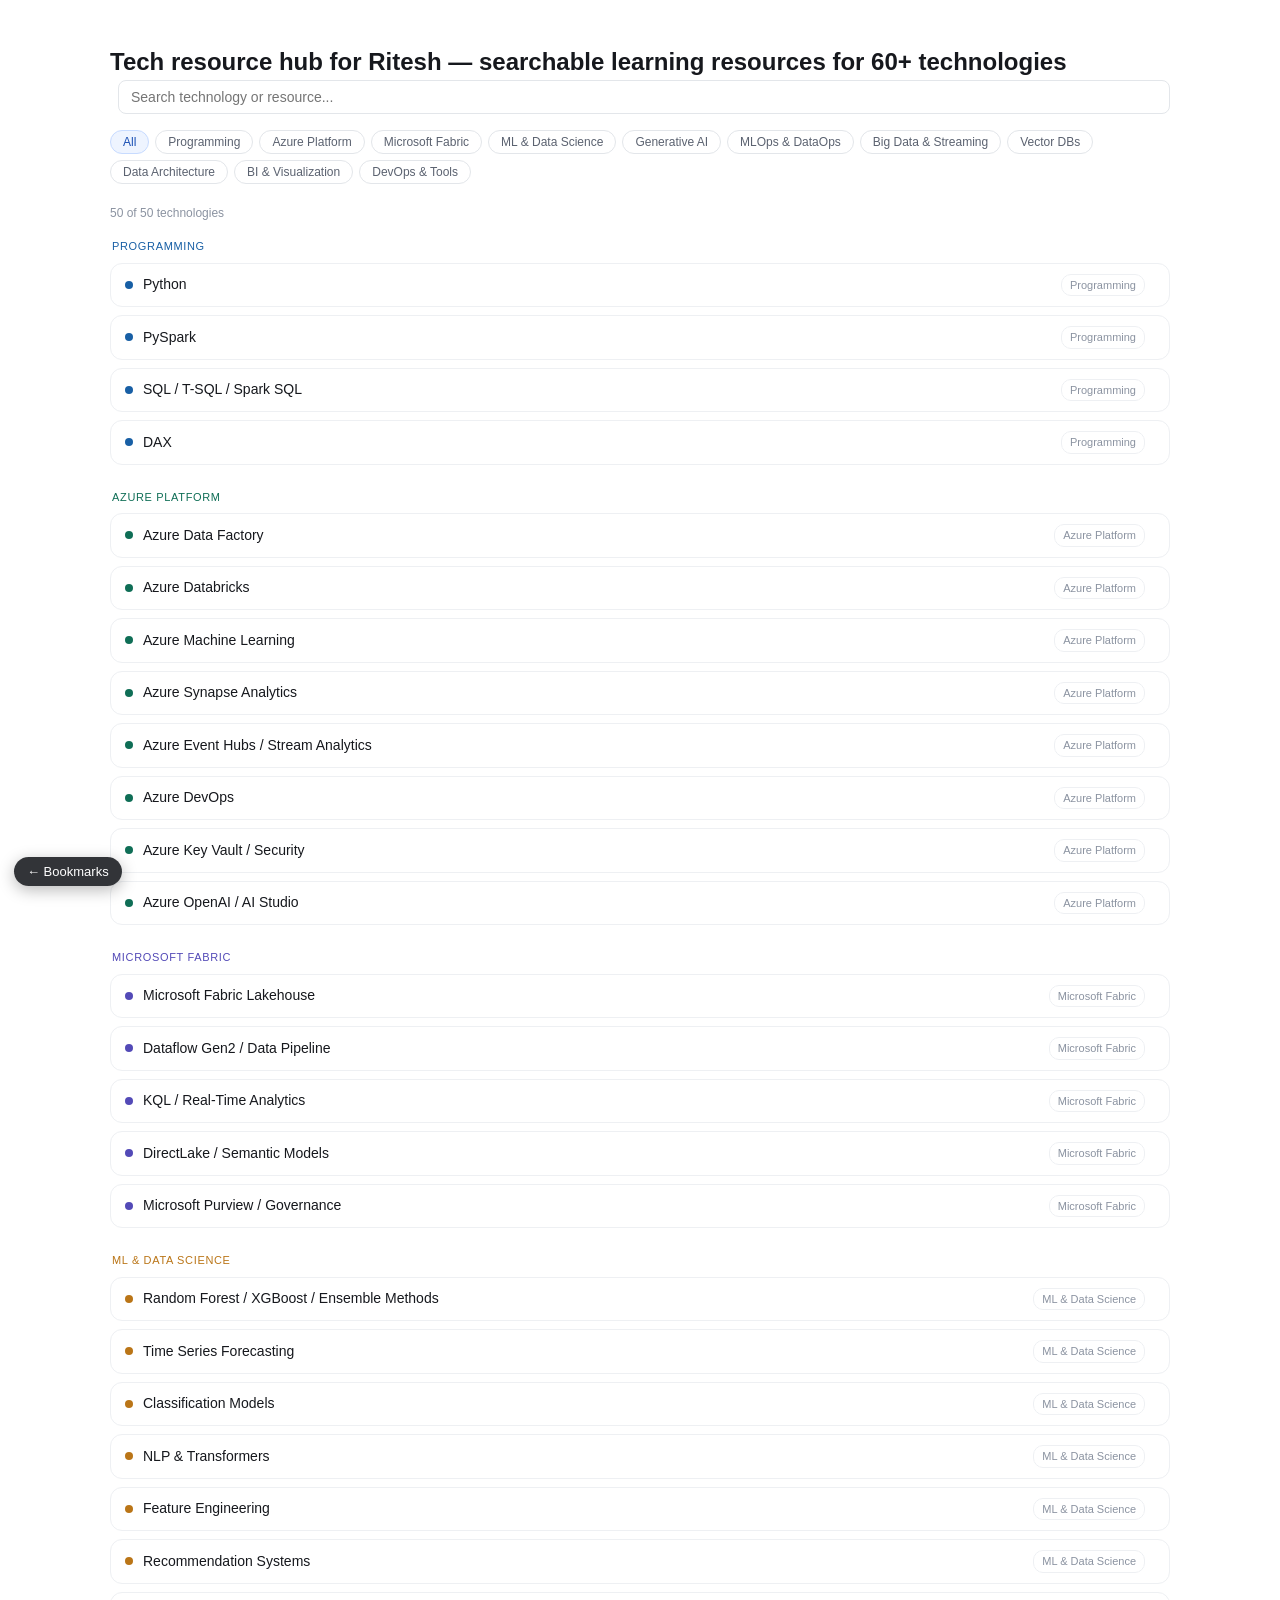
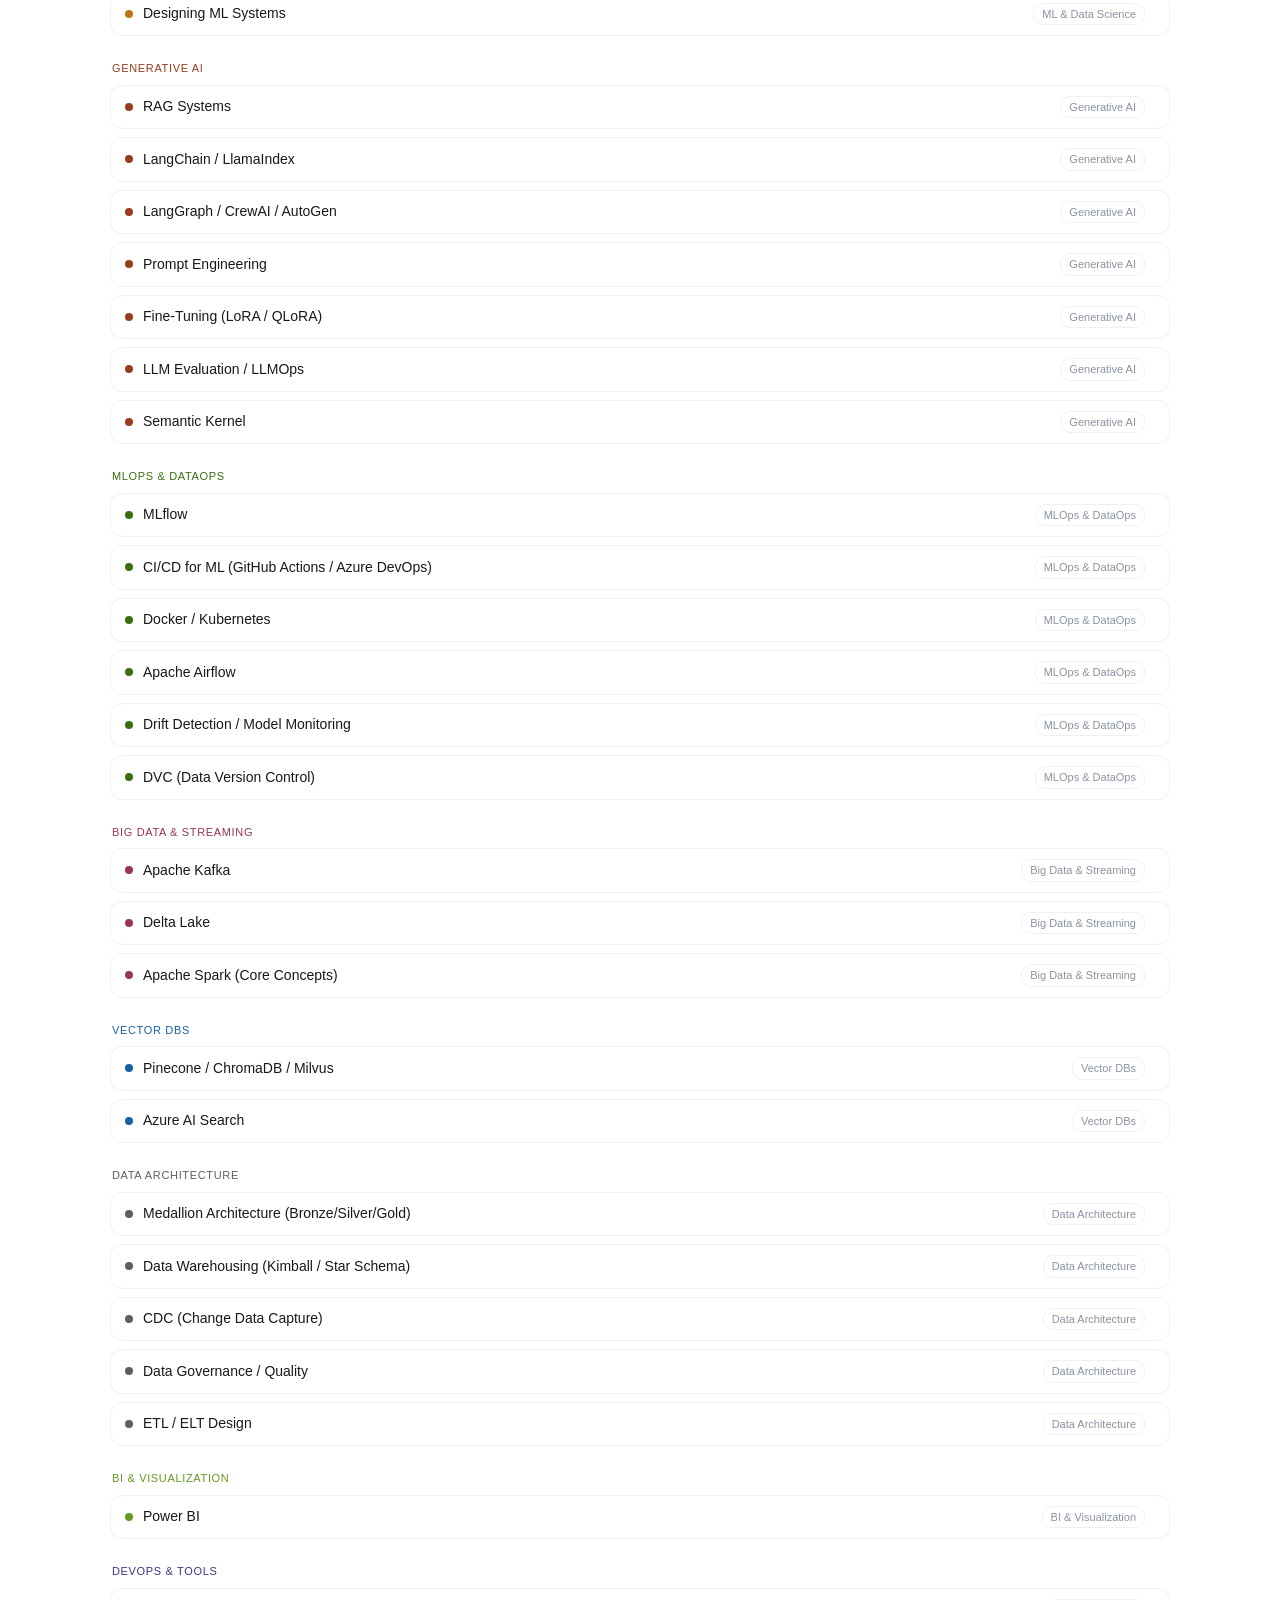
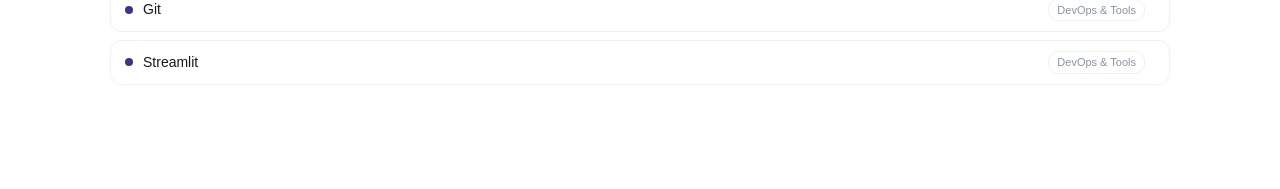
<file: tools/ritesh_tech_resource_hub.html>
<!doctype html>
<html lang="en">
<head>
<meta charset="utf-8">
<meta name="viewport" content="width=device-width, initial-scale=1">
<meta name="robots" content="noindex, nofollow">
<title>Tech Resource Hub v2</title>
<style>
  :root {
    color-scheme: light dark;
    --font-sans: -apple-system, BlinkMacSystemFont, "Segoe UI Variable Text", "Segoe UI", Roboto, Helvetica, Arial, sans-serif;
    --border-radius-md: 8px;
    --border-radius-lg: 12px;
    --color-background-primary: #ffffff;
    --color-background-secondary: #f6f7f9;
    --color-background-info: #eef4ff;
    --color-border-secondary: #e3e6ea;
    --color-border-tertiary: #eef0f3;
    --color-border-info: #c7dbff;
    --color-text-primary: #16181d;
    --color-text-secondary: #5b6270;
    --color-text-tertiary: #8b93a1;
    --color-text-info: #1a4fb4;
  }
  @media (prefers-color-scheme: dark) {
    :root {
      --color-background-primary: #0f1115;
      --color-background-secondary: #171a20;
      --color-background-info: #14243f;
      --color-border-secondary: #262b34;
      --color-border-tertiary: #1e222a;
      --color-border-info: #2b4a7d;
      --color-text-primary: #e9ecf1;
      --color-text-secondary: #a1a9b8;
      --color-text-tertiary: #737c8c;
      --color-text-info: #7aa9ff;
    }
  }
  html { background: var(--color-background-primary); }
  body {
    font-family: var(--font-sans);
    color: var(--color-text-primary);
    background: var(--color-background-primary);
    margin: 0 auto;
    padding: 28px 20px 64px;
    max-width: 1100px;
    line-height: 1.5;
    -webkit-font-smoothing: antialiased;
  }
  .unused-back {
    display: inline-flex; align-items: center; gap: 6px;
    font-size: 13px; color: var(--color-text-secondary);
    text-decoration: none; margin-bottom: 20px;
    padding: 6px 10px; border-radius: 8px;
    border: 1px solid var(--color-border-secondary);
  }
  .back:hover { color: var(--color-text-primary); background: var(--color-background-secondary); }
  table { border-collapse: collapse; }
  img { max-width: 100%; }
</style>
</head>
<body>

<style>
*{box-sizing:border-box;margin:0;padding:0}
body{font-family:var(--font-sans)}
.wrap{padding:1rem 0}
.search-row{display:flex;gap:8px;margin-bottom:1rem;align-items:center}
.search-row input{flex:1;padding:8px 12px;border:0.5px solid var(--color-border-secondary);border-radius:var(--border-radius-md);font-size:14px;background:var(--color-background-primary);color:var(--color-text-primary)}
.cat-scroll{display:flex;gap:6px;flex-wrap:wrap;margin-bottom:1.25rem}
.cat-btn{padding:4px 12px;border-radius:20px;border:0.5px solid var(--color-border-secondary);font-size:12px;cursor:pointer;background:var(--color-background-primary);color:var(--color-text-secondary);transition:all 0.15s}
.cat-btn.active{background:var(--color-background-info);color:var(--color-text-info);border-color:var(--color-border-info)}
.stats{font-size:12px;color:var(--color-text-tertiary);margin-bottom:1rem}
.section{margin-bottom:1.5rem}
.section-title{font-size:11px;font-weight:500;color:var(--color-text-tertiary);letter-spacing:0.06em;text-transform:uppercase;margin-bottom:0.5rem;padding:0 2px}
.tech-card{background:var(--color-background-primary);border:0.5px solid var(--color-border-tertiary);border-radius:var(--border-radius-lg);margin-bottom:8px;overflow:hidden}
.tech-header{display:flex;align-items:center;gap:10px;padding:10px 14px;cursor:pointer;user-select:none}
.tech-header:hover{background:var(--color-background-secondary)}
.tech-dot{width:8px;height:8px;border-radius:50%;flex-shrink:0}
.tech-name{font-size:14px;font-weight:500;color:var(--color-text-primary);flex:1}
.tech-cat{font-size:11px;color:var(--color-text-tertiary);padding:2px 8px;border-radius:10px;border:0.5px solid var(--color-border-tertiary)}
.chevron{font-size:12px;color:var(--color-text-tertiary);transition:transform 0.2s}
.chevron.open{transform:rotate(180deg)}
.resources{padding:0 14px 12px;display:none}
.resources.open{display:block}
.res-item{display:flex;align-items:flex-start;gap:8px;padding:6px 0;border-top:0.5px solid var(--color-border-tertiary)}
.res-num{font-size:11px;font-weight:500;color:var(--color-text-tertiary);min-width:16px;margin-top:2px}
.res-content{flex:1}
.res-title{font-size:13px;font-weight:500;color:var(--color-text-info);cursor:pointer;text-decoration:none}
.res-title:hover{text-decoration:underline}
.res-type{display:inline-block;font-size:10px;padding:1px 6px;border-radius:8px;margin-left:6px;vertical-align:middle}
.type-book{background:#EAF3DE;color:#3B6D11}
.type-course{background:#E6F1FB;color:#185FA5}
.type-site{background:#FAEEDA;color:#854F0B}
.type-yt{background:#FCEBEB;color:#A32D2D}
.type-docs{background:#EEEDFE;color:#534AB7}
.res-desc{font-size:12px;color:var(--color-text-secondary);margin-top:2px}
.empty{text-align:center;padding:2rem;color:var(--color-text-tertiary);font-size:14px}
</style>

<div class="wrap">
<h2 class="sr-only">Tech resource hub for Ritesh — searchable learning resources for 60+ technologies</h2>

<div class="search-row">
  <i class="ti ti-search" style="color:var(--color-text-tertiary);font-size:16px" aria-hidden="true"></i>
  <input type="text" id="searchInput" placeholder="Search technology or resource..." oninput="render()">
</div>

<div class="cat-scroll" id="catRow"></div>
<div class="stats" id="stats"></div>
<div id="content"></div>
</div>

<script>
const cats = {
  "Programming": "#185FA5",
  "Azure Platform": "#0F6E56",
  "Microsoft Fabric": "#534AB7",
  "ML & Data Science": "#BA7517",
  "Generative AI": "#993C1D",
  "MLOps & DataOps": "#3B6D11",
  "Big Data & Streaming": "#993556",
  "Vector DBs": "#185FA5",
  "Data Architecture": "#5F5E5A",
  "BI & Visualization": "#639922",
  "DevOps & Tools": "#3C3489"
};

const data = [
  {name:"Python",cat:"Programming",resources:[
    {title:"Python Official Docs",url:"https://docs.python.org/3/",type:"docs",desc:"The definitive reference — tutorial, library, language reference"},
    {title:"Python for Data Analysis (Wes McKinney)",url:"https://wesmckinney.com/book/",type:"book",desc:"Pandas creator's book — free online, essential for data work"},
    {title:"Real Python",url:"https://realpython.com",type:"site",desc:"High quality tutorials — OOP, async, testing, data science"},
    {title:"Talk Python To Me Podcast",url:"https://talkpython.fm",type:"site",desc:"Covers advanced Python in production — great for senior roles"},
    {title:"Fluent Python (Luciano Ramalho)",url:"https://www.oreilly.com/library/view/fluent-python-2nd/9781492056348/",type:"book",desc:"Deep Python internals — decorators, generators, protocols"}
  ]},
  {name:"PySpark",cat:"Programming",resources:[
    {title:"Learning Spark (O'Reilly, Databricks)",url:"https://pages.databricks.com/rs/094-YMS-629/images/LearningSpark2.0.pdf",type:"book",desc:"Free PDF from Databricks — the standard Spark reference"},
    {title:"Databricks PySpark Guide",url:"https://docs.databricks.com/en/pyspark/index.html",type:"docs",desc:"Official Databricks PySpark documentation with examples"},
    {title:"Spark: The Definitive Guide",url:"https://www.oreilly.com/library/view/spark-the-definitive/9781491912201/",type:"book",desc:"Comprehensive guide to Spark internals and best practices"},
    {title:"PySpark Tutorial (DataBricks YouTube)",url:"https://www.youtube.com/c/Databricks",type:"yt",desc:"Official Databricks YouTube — sessions on PySpark, Delta Lake"},
    {title:"DataCamp PySpark Track",url:"https://www.datacamp.com/tracks/big-data-with-pyspark",type:"course",desc:"Hands-on PySpark for data engineering and ML"}
  ]},
  {name:"SQL / T-SQL / Spark SQL",cat:"Programming",resources:[
    {title:"Mode SQL Tutorial",url:"https://mode.com/sql-tutorial/",type:"site",desc:"Beginner to advanced — window functions, CTEs, subqueries"},
    {title:"LeetCode SQL",url:"https://leetcode.com/problemset/database/",type:"site",desc:"Most commonly tested in interviews — solve Medium/Hard problems"},
    {title:"SQL for Data Scientists (Renee Teate)",url:"https://www.wiley.com/en-us/SQL+for+Data+Scientists-p-9781119669364",type:"book",desc:"Practical SQL for analytical work"},
    {title:"Use The Index, Luke",url:"https://use-the-index-luke.com",type:"site",desc:"Deep dive on SQL query performance and indexing"},
    {title:"T-SQL Fundamentals (Microsoft Press)",url:"https://www.microsoftpressstore.com/store/t-sql-fundamentals-9780138102104",type:"book",desc:"Best resource for T-SQL specific patterns and Azure SQL"}
  ]},
  {name:"DAX",cat:"Programming",resources:[
    {title:"SQLBI — DAX Guide",url:"https://dax.guide",type:"site",desc:"Full DAX function reference with examples and notes"},
    {title:"The Definitive Guide to DAX (Russo & Ferrari)",url:"https://www.sqlbi.com/books/the-definitive-guide-to-dax-2nd-edition/",type:"book",desc:"The best DAX book — by the creators of SQLBI"},
    {title:"SQLBI YouTube",url:"https://www.youtube.com/@SQLBI",type:"yt",desc:"Marco Russo & Alberto Ferrari — deep DAX patterns"},
    {title:"DAX Patterns",url:"https://www.daxpatterns.com",type:"site",desc:"Reusable DAX patterns for common analytical scenarios"},
    {title:"Microsoft DAX Docs",url:"https://learn.microsoft.com/en-us/dax/",type:"docs",desc:"Official reference — good for quick function lookups"}
  ]},
  {name:"Azure Data Factory",cat:"Azure Platform",resources:[
    {title:"Microsoft Learn — ADF",url:"https://learn.microsoft.com/en-us/azure/data-factory/",type:"docs",desc:"Official ADF docs with tutorials and architecture patterns"},
    {title:"ADF YouTube Series (Guy in a Cube)",url:"https://www.youtube.com/@GuyInACube",type:"yt",desc:"Practical ADF walkthroughs including linked services, triggers"},
    {title:"Pragmatic Works ADF Course",url:"https://www.youtube.com/c/PragmaticWorks",type:"yt",desc:"Free YouTube tutorials on ADF pipelines and patterns"},
    {title:"ADF Cookbook (Community Blog)",url:"https://techcommunity.microsoft.com/t5/azure-data-factory-blog/bg-p/AzureDataFactoryBlog",type:"site",desc:"Official ADF blog with real-world patterns and announcements"},
    {title:"Udemy — ADF Complete Guide",url:"https://www.udemy.com/topic/azure-data-factory/",type:"course",desc:"Hands-on projects with ADF pipelines and data flows"}
  ]},
  {name:"Azure Databricks",cat:"Azure Platform",resources:[
    {title:"Databricks Academy",url:"https://academy.databricks.com",type:"course",desc:"Free learning paths — DE, ML, Streaming. Leads to certifications"},
    {title:"Learning Spark 2.0 (Free PDF)",url:"https://pages.databricks.com/rs/094-YMS-629/images/LearningSpark2.0.pdf",type:"book",desc:"The official Databricks learning resource for Spark"},
    {title:"Databricks Blog",url:"https://www.databricks.com/blog",type:"site",desc:"Best practices, architecture posts, product updates"},
    {title:"Delta Lake Docs",url:"https://docs.delta.io/latest/index.html",type:"docs",desc:"Official Delta Lake documentation — ACID, time travel, CDC"},
    {title:"Azure Databricks YouTube",url:"https://www.youtube.com/c/Databricks",type:"yt",desc:"Product demos, best practices talks, data+AI summit recordings"}
  ]},
  {name:"Azure Machine Learning",cat:"Azure Platform",resources:[
    {title:"Microsoft Learn — AML",url:"https://learn.microsoft.com/en-us/azure/machine-learning/",type:"docs",desc:"Full AML documentation — pipelines, endpoints, MLOps"},
    {title:"AML Python SDK Docs",url:"https://learn.microsoft.com/en-us/python/api/overview/azure/ml/",type:"docs",desc:"SDK v2 reference — essential for production ML on Azure"},
    {title:"Pragmatic Works AML Videos",url:"https://www.youtube.com/@PragmaticWorks",type:"yt",desc:"Free walkthrough videos on AML components and pipelines"},
    {title:"Designing ML Systems (Chip Huyen)",url:"https://www.oreilly.com/library/view/designing-machine-learning/9781098107956/",type:"book",desc:"System design thinking — maps well to AML workflow design"},
    {title:"dp-100 Study Guide (Microsoft)",url:"https://learn.microsoft.com/en-us/credentials/certifications/azure-data-scientist/",type:"site",desc:"DP-100 cert prep — covers AML deeply and maps to interviews"}
  ]},
  {name:"Azure Synapse Analytics",cat:"Azure Platform",resources:[
    {title:"Microsoft Learn — Synapse",url:"https://learn.microsoft.com/en-us/azure/synapse-analytics/",type:"docs",desc:"Official docs — SQL pools, Spark pools, pipelines, integration"},
    {title:"Synapse Analytics YouTube (Guy in a Cube)",url:"https://www.youtube.com/@GuyInACube",type:"yt",desc:"Practical Synapse tutorials and architecture comparisons"},
    {title:"Pragmatic Works Synapse Series",url:"https://www.youtube.com/@PragmaticWorks",type:"yt",desc:"Free course-style walkthroughs on Synapse components"},
    {title:"Azure Synapse Analytics Cookbook",url:"https://www.packtpub.com/en-us/product/azure-synapse-analytics-cookbook-9781803231501",type:"book",desc:"Recipe-based approach to Synapse patterns and integration"},
    {title:"Tech Community — Synapse Blog",url:"https://techcommunity.microsoft.com/t5/azure-synapse-analytics-blog/bg-p/AzureSynapseAnalyticsBlog",type:"site",desc:"Official blog — real-world use cases and announcements"}
  ]},
  {name:"Azure Event Hubs / Stream Analytics",cat:"Azure Platform",resources:[
    {title:"Microsoft Learn — Event Hubs",url:"https://learn.microsoft.com/en-us/azure/event-hubs/",type:"docs",desc:"Full Event Hubs docs — partitions, consumer groups, Kafka API"},
    {title:"Microsoft Learn — Stream Analytics",url:"https://learn.microsoft.com/en-us/azure/stream-analytics/",type:"docs",desc:"SQL-like real-time stream processing on Azure"},
    {title:"Streaming Systems (Tyler Akidau)",url:"https://www.oreilly.com/library/view/streaming-systems/9781491983867/",type:"book",desc:"Deep theory of streaming — watermarks, triggers, windowing"},
    {title:"Azure Real-Time Analytics Blog",url:"https://techcommunity.microsoft.com/t5/azure-stream-analytics-blog/bg-p/AzureStreamAnalyticsBlog",type:"site",desc:"Patterns and best practices for Azure streaming"},
    {title:"Karan Bhanot YouTube",url:"https://www.youtube.com/c/KaranBhanot",type:"yt",desc:"Azure streaming, Event Hubs + Databricks integration demos"}
  ]},
  {name:"Azure DevOps",cat:"Azure Platform",resources:[
    {title:"Microsoft Learn — Azure DevOps",url:"https://learn.microsoft.com/en-us/azure/devops/",type:"docs",desc:"Pipelines, repos, boards, artifacts — full official docs"},
    {title:"Azure DevOps YouTube (Microsoft)",url:"https://www.youtube.com/@AzureDevOps",type:"yt",desc:"Official channel — pipeline demos, YAML walkthroughs"},
    {title:"DevOps Handbook (Kim, Humble, Willis)",url:"https://itrevolution.com/product/the-devops-handbook/",type:"book",desc:"Cultural and technical foundations of DevOps practices"},
    {title:"Abhishek Veeramalla YouTube",url:"https://www.youtube.com/@AbhishekVeeramalla",type:"yt",desc:"Azure DevOps, CI/CD, GitHub Actions walkthroughs for data/ML"},
    {title:"Azure Pipelines Docs",url:"https://learn.microsoft.com/en-us/azure/devops/pipelines/",type:"docs",desc:"YAML pipeline reference — triggers, agents, templates, secrets"}
  ]},
  {name:"Azure Key Vault / Security",cat:"Azure Platform",resources:[
    {title:"Microsoft Learn — Key Vault",url:"https://learn.microsoft.com/en-us/azure/key-vault/",type:"docs",desc:"Secrets, keys, certificates — full reference with best practices"},
    {title:"Azure Security Fundamentals",url:"https://learn.microsoft.com/en-us/azure/security/fundamentals/",type:"docs",desc:"Identity, RBAC, managed identity, service principals"},
    {title:"SC-900 Study Path",url:"https://learn.microsoft.com/en-us/credentials/certifications/security-compliance-and-identity-fundamentals/",type:"course",desc:"Microsoft security foundations — covers KeyVault, Purview, Entra"},
    {title:"Azure Security Best Practices Blog",url:"https://techcommunity.microsoft.com/t5/azure-security/bg-p/AzureSecurity",type:"site",desc:"Real-world security patterns for Azure data platforms"},
    {title:"Cloud Security Alliance Resources",url:"https://cloudsecurityalliance.org/research/",type:"site",desc:"Framework-level security guidance for cloud data platforms"}
  ]},
  {name:"Azure OpenAI / AI Studio",cat:"Azure Platform",resources:[
    {title:"Microsoft Learn — Azure OpenAI",url:"https://learn.microsoft.com/en-us/azure/ai-services/openai/",type:"docs",desc:"Full service docs — deployments, prompt engineering, fine-tuning"},
    {title:"Azure AI Studio Docs",url:"https://learn.microsoft.com/en-us/azure/ai-studio/",type:"docs",desc:"AI Foundry / Studio — RAG, agents, evaluation, deployments"},
    {title:"Azure OpenAI Cookbook",url:"https://github.com/Azure-Samples/openai",type:"site",desc:"Official Azure OpenAI samples and recipes on GitHub"},
    {title:"Build LLM Apps on Azure (MS Learn path)",url:"https://learn.microsoft.com/en-us/training/paths/develop-ai-solutions-azure-openai/",type:"course",desc:"Free structured path — integrations, RAG, safety"},
    {title:"AI Engineering (Chip Huyen, 2025)",url:"https://www.oreilly.com/library/view/ai-engineering/9781098166298/",type:"book",desc:"Production LLM systems — the most current and relevant book"}
  ]},
  {name:"Microsoft Fabric Lakehouse",cat:"Microsoft Fabric",resources:[
    {title:"Microsoft Learn — Fabric DP-700",url:"https://learn.microsoft.com/en-us/credentials/certifications/fabric-analytics-engineer-associate/",type:"course",desc:"Official cert path — you're certified here, use for interview prep"},
    {title:"Guy in a Cube — Fabric Series",url:"https://www.youtube.com/@GuyInACube",type:"yt",desc:"Best free Fabric content — lakehouse, pipelines, semantic models"},
    {title:"Pragmatic Works Fabric Course",url:"https://www.youtube.com/@PragmaticWorks",type:"yt",desc:"Free structured Fabric walkthroughs including Lakehouse patterns"},
    {title:"Fabric Community Blog",url:"https://community.fabric.microsoft.com/",type:"site",desc:"Real-world Q&A, patterns, and use cases from practitioners"},
    {title:"Fabric Notes (Will Thompson)",url:"https://www.youtube.com/@WillThompson_BI",type:"yt",desc:"Detailed Fabric architecture and Lakehouse deep dives"}
  ]},
  {name:"Dataflow Gen2 / Data Pipeline",cat:"Microsoft Fabric",resources:[
    {title:"Microsoft Learn — Fabric Data Pipelines",url:"https://learn.microsoft.com/en-us/fabric/data-factory/",type:"docs",desc:"Official docs — activities, triggers, monitoring in Fabric"},
    {title:"Microsoft Learn — Dataflow Gen2",url:"https://learn.microsoft.com/en-us/fabric/data-factory/dataflows-gen2-overview",type:"docs",desc:"Power Query / M in Fabric — transformations, connectors"},
    {title:"Guy in a Cube Dataflow Videos",url:"https://www.youtube.com/@GuyInACube",type:"yt",desc:"Practical Dataflow Gen2 patterns and gotchas"},
    {title:"Power Query M Reference",url:"https://learn.microsoft.com/en-us/powerquery-m/",type:"docs",desc:"Full M language reference for Dataflow transformations"},
    {title:"Fabric Community Forum",url:"https://community.fabric.microsoft.com/t5/Data-Factory-forums/bd-p/DataFactory",type:"site",desc:"Community Q&A on pipeline and Dataflow Gen2 patterns"}
  ]},
  {name:"KQL / Real-Time Analytics",cat:"Microsoft Fabric",resources:[
    {title:"Microsoft Learn — KQL",url:"https://learn.microsoft.com/en-us/azure/data-explorer/kusto/query/",type:"docs",desc:"Full KQL language reference — tabular operators, aggregations"},
    {title:"KQL Quick Reference",url:"https://aka.ms/kql_cheatsheet",type:"site",desc:"Official KQL cheat sheet — essential for interviews"},
    {title:"Azure Data Explorer Free Cluster",url:"https://dataexplorer.azure.com/",type:"site",desc:"Practice KQL live on a free ADX cluster — best way to learn"},
    {title:"Pluralsight KQL Course",url:"https://www.pluralsight.com/courses/kusto-query-language-kql-azure-data-explorer",type:"course",desc:"Structured KQL course from basics to advanced patterns"},
    {title:"Real-Time Intelligence in Fabric (MS Learn)",url:"https://learn.microsoft.com/en-us/fabric/real-time-intelligence/",type:"docs",desc:"Eventstream, KQL Database, and Real-Time Dashboard docs"}
  ]},
  {name:"DirectLake / Semantic Models",cat:"Microsoft Fabric",resources:[
    {title:"Microsoft Learn — DirectLake",url:"https://learn.microsoft.com/en-us/fabric/get-started/lakehouse-power-bi-reporting",type:"docs",desc:"DirectLake mode explained — framing, cold start, fallback"},
    {title:"SQLBI — Fabric Semantic Models",url:"https://www.sqlbi.com/articles/",type:"site",desc:"Deep technical analysis of Semantic Model patterns in Fabric"},
    {title:"Guy in a Cube — DirectLake Deep Dive",url:"https://www.youtube.com/@GuyInACube",type:"yt",desc:"Video walkthroughs on DirectLake mode and its trade-offs"},
    {title:"The Definitive Guide to DAX",url:"https://www.sqlbi.com/books/the-definitive-guide-to-dax-2nd-edition/",type:"book",desc:"Essential for semantic model design and complex measures"},
    {title:"Fabric Semantic Model Docs",url:"https://learn.microsoft.com/en-us/fabric/data-warehouse/semantic-models",type:"docs",desc:"Official Fabric semantic model documentation"}
  ]},
  {name:"Microsoft Purview / Governance",cat:"Microsoft Fabric",resources:[
    {title:"Microsoft Learn — Purview",url:"https://learn.microsoft.com/en-us/purview/",type:"docs",desc:"Data governance, cataloging, lineage, classification in Purview"},
    {title:"SC-400 Cert Study Path",url:"https://learn.microsoft.com/en-us/credentials/certifications/information-protection-administrator/",type:"course",desc:"Information protection track — sensitivity labels, DLP"},
    {title:"Fabric Governance Docs",url:"https://learn.microsoft.com/en-us/fabric/governance/",type:"docs",desc:"Workspace roles, RLS, sensitivity labels in Microsoft Fabric"},
    {title:"Data Governance (Ladley)",url:"https://www.oreilly.com/library/view/data-governance-the/9780128025024/",type:"book",desc:"Framework-level data governance concepts and implementation"},
    {title:"Microsoft Purview YouTube",url:"https://www.youtube.com/results?search_query=microsoft+purview+tutorial",type:"yt",desc:"Microsoft official Purview demo and tutorial videos"}
  ]},
  {name:"Random Forest / XGBoost / Ensemble Methods",cat:"ML & Data Science",resources:[
    {title:"Hands-On ML with Scikit-Learn (Géron)",url:"https://www.oreilly.com/library/view/hands-on-machine-learning/9781098125967/",type:"book",desc:"Best practical ML book — tree methods, ensembles explained clearly"},
    {title:"XGBoost Documentation",url:"https://xgboost.readthedocs.io/en/stable/",type:"docs",desc:"Official XGBoost docs — parameters, tutorials, best practices"},
    {title:"StatQuest with Josh Starmer (YouTube)",url:"https://www.youtube.com/@statquest",type:"yt",desc:"Best visual explanations of RF, XGBoost, gradient boosting"},
    {title:"Kaggle ML Courses",url:"https://www.kaggle.com/learn/intermediate-machine-learning",type:"course",desc:"Free — covers XGBoost, missing values, pipelines practically"},
    {title:"The Elements of Statistical Learning",url:"https://hastie.su.domains/ElemStatLearn/",type:"book",desc:"Free PDF — mathematical depth on ensemble methods"}
  ]},
  {name:"Time Series Forecasting",cat:"ML & Data Science",resources:[
    {title:"Forecasting: Principles & Practice (Hyndman)",url:"https://otexts.com/fpp3/",type:"book",desc:"Free online — the definitive time series forecasting textbook"},
    {title:"Nixtla / StatsForecast Docs",url:"https://nixtlaverse.nixtla.io/statsforecast/",type:"docs",desc:"Modern Python forecasting library — production-grade, fast"},
    {title:"Darts Library Docs",url:"https://unit8co.github.io/darts/",type:"docs",desc:"Time series library with unified API for classical and DL models"},
    {title:"PyData YouTube — Forecasting Talks",url:"https://www.youtube.com/@PyDataTV",type:"yt",desc:"Conference talks on production time series at scale"},
    {title:"Kaggle Time Series Course",url:"https://www.kaggle.com/learn/time-series",type:"course",desc:"Free practical course — seasonality, lags, linear regression"}
  ]},
  {name:"Classification Models",cat:"ML & Data Science",resources:[
    {title:"Hands-On ML (Géron) — Chapters 3-4",url:"https://www.oreilly.com/library/view/hands-on-machine-learning/9781098125967/",type:"book",desc:"Classification deep dive — metrics, multiclass, calibration"},
    {title:"Scikit-learn User Guide",url:"https://scikit-learn.org/stable/user_guide.html",type:"docs",desc:"Full reference for all classifiers, pipelines, model selection"},
    {title:"StatQuest YouTube",url:"https://www.youtube.com/@statquest",type:"yt",desc:"Logistic regression, SVM, neural net classification visuals"},
    {title:"ML from Scratch (Victor Zhou)",url:"https://victorzhou.com/blog/intro-to-neural-networks/",type:"site",desc:"Build classifiers from scratch — deep conceptual understanding"},
    {title:"Imbalanced-learn Docs",url:"https://imbalanced-learn.org/stable/",type:"docs",desc:"SMOTE, oversampling, class weights — critical for credit/churn"}
  ]},
  {name:"NLP & Transformers",cat:"ML & Data Science",resources:[
    {title:"HuggingFace NLP Course",url:"https://huggingface.co/learn/nlp-course/",type:"course",desc:"Free — BERT, transformers, fine-tuning, pipelines in HF"},
    {title:"Speech and Language Processing (Jurafsky)",url:"https://web.stanford.edu/~jurafsky/slp3/",type:"book",desc:"Free PDF — Stanford NLP textbook, classification to transformers"},
    {title:"Jay Alammar Blog",url:"https://jalammar.github.io",type:"site",desc:"Best visual explanations of transformers, attention, BERT, GPT"},
    {title:"Hands-On LLMs (Alammar & Grootendorst)",url:"https://www.oreilly.com/library/view/hands-on-large-language/9781098150952/",type:"book",desc:"Practical LLM book — text classification, embeddings, fine-tuning"},
    {title:"Fast.ai NLP Course",url:"https://course.fast.ai/",type:"course",desc:"Free — practical deep learning, strong NLP sections"}
  ]},
  {name:"Feature Engineering",cat:"ML & Data Science",resources:[
    {title:"Feature Engineering for ML (Alice Zheng)",url:"https://www.oreilly.com/library/view/feature-engineering-for/9781491953235/",type:"book",desc:"Best dedicated book on feature engineering techniques"},
    {title:"Kaggle Feature Engineering Course",url:"https://www.kaggle.com/learn/feature-engineering",type:"course",desc:"Free practical course — mutual info, target encoding, clustering"},
    {title:"Feast Feature Store Docs",url:"https://docs.feast.dev",type:"docs",desc:"Production feature store — understand how features are served"},
    {title:"Applied Predictive Modeling (Kuhn)",url:"https://appliedpredictivemodeling.com",type:"book",desc:"Feature selection and preprocessing for production models"},
    {title:"ML Mastery — Feature Engineering",url:"https://machinelearningmastery.com/category/data-preparation/",type:"site",desc:"Practical tutorials on feature scaling, encoding, selection"}
  ]},
  {name:"Recommendation Systems",cat:"ML & Data Science",resources:[
    {title:"Practical Recommender Systems (Falk)",url:"https://www.manning.com/books/practical-recommender-systems",type:"book",desc:"End-to-end recommender systems with Python code"},
    {title:"Google Rec Sys Course",url:"https://developers.google.com/machine-learning/recommendation",type:"course",desc:"Free — collaborative filtering, content-based, two-tower models"},
    {title:"Surprise Library Docs",url:"https://surpriselib.com",type:"docs",desc:"Python library for collaborative filtering — fast prototyping"},
    {title:"RecSys Conference YouTube",url:"https://www.youtube.com/results?search_query=recsys+conference",type:"yt",desc:"Academic and industry talks on production recommender systems"},
    {title:"Two Tower Models (Google Blog)",url:"https://blog.research.google/2020/09/recommending-what-video-to-watch-next.html",type:"site",desc:"Deep dive on Google's two-tower retrieval architecture"}
  ]},
  {name:"RAG Systems",cat:"Generative AI",resources:[
    {title:"LangChain RAG Docs",url:"https://python.langchain.com/docs/use_cases/question_answering/",type:"docs",desc:"Official RAG implementation guide with LangChain components"},
    {title:"Building RAG Applications (DeepLearning.AI)",url:"https://www.deeplearning.ai/short-courses/building-evaluating-advanced-rag/",type:"course",desc:"Free short course — advanced RAG patterns, evaluation"},
    {title:"Llamaindex RAG Guide",url:"https://docs.llamaindex.ai/en/stable/understanding/rag.html",type:"docs",desc:"Production-focused RAG — query engines, retrievers, routers"},
    {title:"Pinecone Learning Center",url:"https://www.pinecone.io/learn/",type:"site",desc:"RAG, embeddings, vector search — high quality free content"},
    {title:"AI Engineering (Chip Huyen)",url:"https://www.oreilly.com/library/view/ai-engineering/9781098166298/",type:"book",desc:"Chapter on RAG architecture — production patterns, evaluation"}
  ]},
  {name:"LangChain / LlamaIndex",cat:"Generative AI",resources:[
    {title:"LangChain Python Docs",url:"https://python.langchain.com/docs/",type:"docs",desc:"Official docs — chains, agents, memory, retrievers, tools"},
    {title:"LlamaIndex Docs",url:"https://docs.llamaindex.ai/",type:"docs",desc:"Full LlamaIndex reference — query engines, data connectors"},
    {title:"LangChain YouTube Channel",url:"https://www.youtube.com/@LangChain",type:"yt",desc:"Official tutorials and use case walkthroughs"},
    {title:"DeepLearning.AI LangChain Course",url:"https://www.deeplearning.ai/short-courses/langchain-for-llm-application-development/",type:"course",desc:"Free — Andrew Ng + LangChain creator, covers core abstractions"},
    {title:"Generative AI with LangChain (Aneesha Bakharia)",url:"https://www.packtpub.com/en-us/product/generative-ai-with-langchain-9781835083468",type:"book",desc:"Practical LangChain book — chains, agents, RAG projects"}
  ]},
  {name:"LangGraph / CrewAI / AutoGen",cat:"Generative AI",resources:[
    {title:"LangGraph Docs",url:"https://langchain-ai.github.io/langgraph/",type:"docs",desc:"Official LangGraph — stateful agents, graph flow, human-in-loop"},
    {title:"CrewAI Docs",url:"https://docs.crewai.com",type:"docs",desc:"Multi-agent orchestration — roles, tasks, crews, tools"},
    {title:"AutoGen Docs (Microsoft)",url:"https://microsoft.github.io/autogen/",type:"docs",desc:"Microsoft's multi-agent framework — conversations, code execution"},
    {title:"LangGraph Tutorial (DeepLearning.AI)",url:"https://www.deeplearning.ai/short-courses/ai-agents-in-langgraph/",type:"course",desc:"Free — agentic patterns with LangGraph, ReAct, planning"},
    {title:"Agentic AI (Harrison Chase Blog)",url:"https://blog.langchain.dev/",type:"site",desc:"LangChain blog — real-world agentic patterns and case studies"}
  ]},
  {name:"Prompt Engineering",cat:"Generative AI",resources:[
    {title:"Prompt Engineering Guide",url:"https://www.promptingguide.ai",type:"site",desc:"Comprehensive reference — few-shot, CoT, ReAct, self-consistency"},
    {title:"DeepLearning.AI Prompt Engineering Course",url:"https://www.deeplearning.ai/short-courses/chatgpt-prompt-engineering-for-developers/",type:"course",desc:"Free — Isa Fulford + Andrew Ng, best starting point"},
    {title:"Anthropic Prompt Library",url:"https://docs.anthropic.com/en/prompt-library/library",type:"site",desc:"Real prompt examples across use cases — study the structure"},
    {title:"OpenAI Prompt Engineering Guide",url:"https://platform.openai.com/docs/guides/prompt-engineering",type:"docs",desc:"Official best practices — clear instructions, structured outputs"},
    {title:"The Art of Prompt Design (Lilian Weng Blog)",url:"https://lilianweng.github.io/posts/2023-03-15-prompt-engineering/",type:"site",desc:"Deep technical breakdown of prompting techniques with theory"}
  ]},
  {name:"Fine-Tuning (LoRA / QLoRA)",cat:"Generative AI",resources:[
    {title:"HuggingFace PEFT Docs",url:"https://huggingface.co/docs/peft/index",type:"docs",desc:"Official PEFT library — LoRA, QLoRA, adapters with examples"},
    {title:"QLoRA Paper (Dettmers et al.)",url:"https://arxiv.org/abs/2305.14314",type:"site",desc:"Original QLoRA paper — understand the method deeply for interviews"},
    {title:"Fine-Tuning LLMs (DeepLearning.AI)",url:"https://www.deeplearning.ai/short-courses/finetuning-large-language-models/",type:"course",desc:"Free short course — when to fine-tune, LoRA, evaluation"},
    {title:"Axolotl Fine-Tuning Tool",url:"https://github.com/axolotl-ai-cloud/axolotl",type:"site",desc:"Production fine-tuning framework — used widely in open-source LLMs"},
    {title:"Unsloth Fine-Tuning (YouTube)",url:"https://www.youtube.com/results?search_query=unsloth+fine+tuning",type:"yt",desc:"Efficient fine-tuning demos — QLoRA on consumer hardware"}
  ]},
  {name:"LLM Evaluation / LLMOps",cat:"Generative AI",resources:[
    {title:"AI Engineering (Chip Huyen)",url:"https://www.oreilly.com/library/view/ai-engineering/9781098166298/",type:"book",desc:"LLMOps chapter — evaluation, deployment, monitoring, cost control"},
    {title:"RAGAS Docs",url:"https://docs.ragas.io/en/stable/",type:"docs",desc:"RAG evaluation framework — faithfulness, relevance, context recall"},
    {title:"LangSmith Docs",url:"https://docs.smith.langchain.com",type:"docs",desc:"LLM observability — tracing, evaluation, prompt versioning"},
    {title:"Evidently AI Blog",url:"https://www.evidentlyai.com/blog",type:"site",desc:"LLM and ML monitoring — drift, hallucination, data quality"},
    {title:"Building LLMs for Production (Towards AI)",url:"https://towardsai.net/book",type:"book",desc:"Production LLM systems — evaluation, serving, cost management"}
  ]},
  {name:"Semantic Kernel",cat:"Generative AI",resources:[
    {title:"Semantic Kernel Docs (Microsoft)",url:"https://learn.microsoft.com/en-us/semantic-kernel/overview/",type:"docs",desc:"Official SK docs — plugins, planners, memory, Azure OpenAI"},
    {title:"SK GitHub Samples",url:"https://github.com/microsoft/semantic-kernel/tree/main/python/samples",type:"site",desc:"Official Python samples — plugins, agents, RAG patterns"},
    {title:"Microsoft Learn — SK Path",url:"https://learn.microsoft.com/en-us/training/modules/intro-to-semantic-kernel/",type:"course",desc:"Free structured introduction to Semantic Kernel"},
    {title:"SK YouTube (Microsoft Reactor)",url:"https://www.youtube.com/results?search_query=semantic+kernel+microsoft",type:"yt",desc:"Microsoft Reactor demos — Semantic Kernel in production"},
    {title:"Developing AI Apps with SK (Packt)",url:"https://www.packtpub.com/en-us/product/developing-apps-with-gpt-4-and-chatgpt-9781098152796",type:"book",desc:"Azure OpenAI + SK app development practical guide"}
  ]},
  {name:"MLflow",cat:"MLOps & DataOps",resources:[
    {title:"MLflow Official Docs",url:"https://mlflow.org/docs/latest/index.html",type:"docs",desc:"Full reference — tracking, models, registry, deployments, recipes"},
    {title:"MLflow Tutorials",url:"https://mlflow.org/docs/latest/tutorials-and-examples/index.html",type:"docs",desc:"Official step-by-step tutorials for all MLflow components"},
    {title:"Made With ML — MLOps",url:"https://madewithml.com/#mlops",type:"site",desc:"Best free MLOps curriculum — MLflow featured throughout"},
    {title:"Databricks MLflow YouTube",url:"https://www.youtube.com/@Databricks",type:"yt",desc:"MLflow on Databricks — experiment tracking, model registry"},
    {title:"Introducing MLOps (O'Reilly)",url:"https://www.oreilly.com/library/view/introducing-mlops/9781492083283/",type:"book",desc:"MLflow-centric MLOps book — monitoring, governance, automation"}
  ]},
  {name:"CI/CD for ML (GitHub Actions / Azure DevOps)",cat:"MLOps & DataOps",resources:[
    {title:"GitHub Actions Docs",url:"https://docs.github.com/en/actions",type:"docs",desc:"Full reference — workflows, secrets, environments, reusable workflows"},
    {title:"Made With ML CI/CD Section",url:"https://madewithml.com/#mlops",type:"site",desc:"ML-specific CI/CD patterns — testing, deployment, monitoring"},
    {title:"Continuous Delivery for ML (CD4ML)",url:"https://martinfowler.com/articles/cd4ml.html",type:"site",desc:"Foundational Martin Fowler article on CI/CD patterns for ML"},
    {title:"Abhishek Veeramalla YouTube",url:"https://www.youtube.com/@AbhishekVeeramalla",type:"yt",desc:"GitHub Actions, Azure DevOps CI/CD walkthroughs with ML context"},
    {title:"DevOps Handbook (Kim, Humble, Willis)",url:"https://itrevolution.com/product/the-devops-handbook/",type:"book",desc:"The cultural and technical foundation of CI/CD at scale"}
  ]},
  {name:"Docker / Kubernetes",cat:"MLOps & DataOps",resources:[
    {title:"Docker Official Docs",url:"https://docs.docker.com/get-started/",type:"docs",desc:"Get started guide through Dockerfile, compose, registries"},
    {title:"Kubernetes Official Docs",url:"https://kubernetes.io/docs/home/",type:"docs",desc:"Full K8s reference — pods, deployments, services, Helm"},
    {title:"KodeKloud YouTube",url:"https://www.youtube.com/@KodeKloud",type:"yt",desc:"Best free Docker + Kubernetes tutorials for beginners to advanced"},
    {title:"Kubernetes in Action (Luksa)",url:"https://www.manning.com/books/kubernetes-in-action-second-edition",type:"book",desc:"Most comprehensive K8s book — essential for senior interviews"},
    {title:"Play with Kubernetes",url:"https://labs.play-with-k8s.com",type:"site",desc:"Free browser-based K8s playground — practice without local setup"}
  ]},
  {name:"Apache Airflow",cat:"MLOps & DataOps",resources:[
    {title:"Airflow Official Docs",url:"https://airflow.apache.org/docs/apache-airflow/stable/index.html",type:"docs",desc:"DAGs, operators, sensors, connections — full reference"},
    {title:"Astronomer — Airflow Guides",url:"https://www.astronomer.io/guides/",type:"site",desc:"Best Airflow tutorials outside official docs — patterns, best practices"},
    {title:"Data Pipelines with Apache Airflow (Harenslak)",url:"https://www.manning.com/books/data-pipelines-with-apache-airflow",type:"book",desc:"Comprehensive Airflow book — DAG design, testing, operators"},
    {title:"Marc Lamberti YouTube",url:"https://www.youtube.com/@MarcLamberti",type:"yt",desc:"Best Airflow YouTube content — practical tutorials and real use cases"},
    {title:"Astronomer Academy",url:"https://academy.astronomer.io",type:"course",desc:"Free Airflow courses — Astronomer-certified learning paths"}
  ]},
  {name:"Drift Detection / Model Monitoring",cat:"MLOps & DataOps",resources:[
    {title:"Evidently AI Docs",url:"https://docs.evidentlyai.com",type:"docs",desc:"Best open-source monitoring library — data drift, model quality"},
    {title:"Evidently AI Blog",url:"https://www.evidentlyai.com/blog",type:"site",desc:"Conceptual guides on drift types, monitoring strategies"},
    {title:"Designing ML Systems (Chip Huyen) — Ch 8-9",url:"https://www.oreilly.com/library/view/designing-machine-learning/9781098107956/",type:"book",desc:"Data distribution shift, monitoring in production — essential reading"},
    {title:"Whylogs / WhyLabs Docs",url:"https://whylogs.readthedocs.io/en/latest/",type:"docs",desc:"Data logging for ML monitoring — profile and detect anomalies"},
    {title:"ML Monitoring Patterns (Neptune Blog)",url:"https://neptune.ai/blog/ml-model-monitoring-best-practices",type:"site",desc:"Practical monitoring patterns — metrics, alerting, retraining triggers"}
  ]},
  {name:"DVC (Data Version Control)",cat:"MLOps & DataOps",resources:[
    {title:"DVC Official Docs",url:"https://dvc.org/doc",type:"docs",desc:"Full DVC reference — data versioning, pipelines, experiments"},
    {title:"DVC Tutorials",url:"https://dvc.org/doc/start",type:"docs",desc:"Official getting started guides — step by step with Git integration"},
    {title:"Made With ML — Data Management",url:"https://madewithml.com/#mlops",type:"site",desc:"DVC in context of a full MLOps system"},
    {title:"Iterative AI YouTube",url:"https://www.youtube.com/@IterativeAI",type:"yt",desc:"Official DVC and CML tutorials from the creators"},
    {title:"Practical MLOps (Noah Gift)",url:"https://www.oreilly.com/library/view/practical-mlops/9781098103002/",type:"book",desc:"DVC covered in production MLOps context with cloud examples"}
  ]},
  {name:"Apache Kafka",cat:"Big Data & Streaming",resources:[
    {title:"Kafka: The Definitive Guide (Confluent, free)",url:"https://www.confluent.io/resources/kafka-the-definitive-guide-v2/",type:"book",desc:"Free from Confluent — topics, partitions, consumers, streams"},
    {title:"Confluent Developer — Kafka 101",url:"https://developer.confluent.io/courses/apache-kafka/events/",type:"course",desc:"Free structured course — producers, consumers, schema registry"},
    {title:"Conduktor Kafka YouTube",url:"https://www.youtube.com/@Conduktor",type:"yt",desc:"Best Kafka tutorials on YouTube — visual and practical"},
    {title:"Kafka Streams Docs",url:"https://kafka.apache.org/documentation/streams/",type:"docs",desc:"Stream processing with Kafka — stateful ops, joins, windowing"},
    {title:"Designing Event-Driven Systems (Nicoll)",url:"https://www.confluent.io/designing-event-driven-systems/",type:"book",desc:"Free — event sourcing, CQRS, Kafka architectural patterns"}
  ]},
  {name:"Delta Lake",cat:"Big Data & Streaming",resources:[
    {title:"Delta Lake: The Definitive Guide (Databricks)",url:"https://www.databricks.com/resources/ebook/delta-lake-the-definitive-guide",type:"book",desc:"Free PDF from Databricks — the complete Delta Lake reference"},
    {title:"Delta Lake Official Docs",url:"https://docs.delta.io/latest/index.html",type:"docs",desc:"Full reference — ACID transactions, time travel, schema evolution"},
    {title:"Databricks Delta Lake YouTube",url:"https://www.youtube.com/@Databricks",type:"yt",desc:"Deep dives on Delta Lake internals and production patterns"},
    {title:"Delta Lake Blog",url:"https://delta.io/blog/",type:"site",desc:"Official Delta Lake blog — performance tips and new features"},
    {title:"Learning Spark — Delta Chapters",url:"https://pages.databricks.com/rs/094-YMS-629/images/LearningSpark2.0.pdf",type:"book",desc:"Free — Delta Lake chapters in Learning Spark 2.0"}
  ]},
  {name:"Apache Spark (Core Concepts)",cat:"Big Data & Streaming",resources:[
    {title:"Learning Spark 2.0 (Free PDF)",url:"https://pages.databricks.com/rs/094-YMS-629/images/LearningSpark2.0.pdf",type:"book",desc:"Free — the go-to Spark book from Databricks engineers"},
    {title:"Spark: The Definitive Guide (Chambers & Zaharia)",url:"https://www.oreilly.com/library/view/spark-the-definitive/9781491912201/",type:"book",desc:"Deep internals — Catalyst optimizer, execution model, streaming"},
    {title:"Databricks Academy — Spark",url:"https://academy.databricks.com",type:"course",desc:"Free structured Spark learning path with Databricks certification"},
    {title:"Data Engineering with Apache Spark (YouTube)",url:"https://www.youtube.com/@SeattleDataGuy",type:"yt",desc:"Seattle Data Guy — practical Spark and data engineering content"},
    {title:"Spark Official Docs",url:"https://spark.apache.org/docs/latest/",type:"docs",desc:"Complete reference — RDDs, DataFrames, Streaming, SQL, MLlib"}
  ]},
  {name:"Pinecone / ChromaDB / Milvus",cat:"Vector DBs",resources:[
    {title:"Pinecone Learning Center",url:"https://www.pinecone.io/learn/",type:"site",desc:"Best vector database learning content — embeddings, search, RAG"},
    {title:"ChromaDB Docs",url:"https://docs.trychroma.com",type:"docs",desc:"Local/embedded vector DB — great for prototyping RAG systems"},
    {title:"Milvus Docs",url:"https://milvus.io/docs",type:"docs",desc:"Production-scale vector DB — indexing, filtering, performance"},
    {title:"Vector Databases (Qdrant Blog)",url:"https://qdrant.tech/articles/",type:"site",desc:"Best conceptual explanations of HNSW, ANN search, indexing"},
    {title:"Building AI Apps with Vector DBs (DeepLearning.AI)",url:"https://www.deeplearning.ai/short-courses/building-applications-vector-databases/",type:"course",desc:"Free course — semantic search, RAG, recommendations with Pinecone"}
  ]},
  {name:"Azure AI Search",cat:"Vector DBs",resources:[
    {title:"Microsoft Learn — Azure AI Search",url:"https://learn.microsoft.com/en-us/azure/search/",type:"docs",desc:"Full docs — vector search, hybrid search, semantic ranking, indexers"},
    {title:"Azure AI Search + OpenAI (MS Cookbook)",url:"https://github.com/Azure-Samples/azure-search-openai-demo",type:"site",desc:"Official RAG reference architecture with Azure AI Search"},
    {title:"AI Search Blog (Microsoft Tech Community)",url:"https://techcommunity.microsoft.com/t5/ai-azure-ai-services-blog/bg-p/AIServicesAIBlog",type:"site",desc:"Patterns, hybrid search, vector search announcements"},
    {title:"Vector Search Explained (YouTube)",url:"https://www.youtube.com/results?search_query=azure+ai+search+vector",type:"yt",desc:"Microsoft demos on vector + hybrid search in Azure AI Search"},
    {title:"Pinecone Vector DB Concepts",url:"https://www.pinecone.io/learn/vector-database/",type:"site",desc:"Vendor-neutral conceptual explainer — applies to all vector DBs"}
  ]},
  {name:"Medallion Architecture (Bronze/Silver/Gold)",cat:"Data Architecture",resources:[
    {title:"Databricks Medallion Blog",url:"https://www.databricks.com/glossary/medallion-architecture",type:"site",desc:"Official Databricks explanation with diagrams and examples"},
    {title:"Fundamentals of Data Engineering (Reis & Housley)",url:"https://www.oreilly.com/library/view/fundamentals-of-data/9781098108298/",type:"book",desc:"Data architecture chapter — medallion and lakehouse patterns"},
    {title:"Delta Lake Medallion Tutorial",url:"https://docs.delta.io/latest/delta-batch.html",type:"docs",desc:"Implementing medallion pattern with Delta Lake on Databricks"},
    {title:"Architecture Patterns for DE (YouTube — Seattle Data Guy)",url:"https://www.youtube.com/@SeattleDataGuy",type:"yt",desc:"Medallion architecture explained visually with real use cases"},
    {title:"Data Engineering Design Patterns (community)",url:"https://dataengineering.wiki/Concepts/Data+Architecture",type:"site",desc:"Community wiki — medallion, lakehouse, warehouse patterns"}
  ]},
  {name:"Data Warehousing (Kimball / Star Schema)",cat:"Data Architecture",resources:[
    {title:"The Data Warehouse Toolkit (Kimball & Ross)",url:"https://www.kimballgroup.com/data-warehouse-business-intelligence-resources/books/data-warehouse-dw-toolkit/",type:"book",desc:"The original source — fact tables, dimensions, slowly changing dims"},
    {title:"Kimball Group Website",url:"https://www.kimballgroup.com",type:"site",desc:"Free design tips, dimensional modeling Q&A from Kimball himself"},
    {title:"Dimensional Modeling YouTube (Kahan Data Solutions)",url:"https://www.youtube.com/@KahanDataSolutions",type:"yt",desc:"Best visual explanations of star schema, dimensions, facts"},
    {title:"dbt Learn",url:"https://courses.getdbt.com",type:"course",desc:"Free — modern data warehouse modeling with dbt, SQL patterns"},
    {title:"Data Modeling for Analytics (blog series)",url:"https://www.holistics.io/blog/the-three-types-of-data-models/",type:"site",desc:"Holistics blog — dimensional vs normalized modeling compared"}
  ]},
  {name:"CDC (Change Data Capture)",cat:"Data Architecture",resources:[
    {title:"Debezium Docs",url:"https://debezium.io/documentation/",type:"docs",desc:"Most popular CDC tool — connectors for SQL Server, Postgres, MySQL"},
    {title:"Delta Lake CDC Docs",url:"https://docs.delta.io/latest/delta-change-data-feed.html",type:"docs",desc:"CDC with Delta Lake change data feed — merge patterns"},
    {title:"CDC Patterns (Databricks Blog)",url:"https://www.databricks.com/blog/2021/06/09/how-to-simplify-cdc-with-delta-lakes-change-data-feed.html",type:"site",desc:"Databricks blog on CDC with Delta Lake — practical patterns"},
    {title:"Streaming Systems (Tyler Akidau) — CDC Chapter",url:"https://www.oreilly.com/library/view/streaming-systems/9781491983867/",type:"book",desc:"Theoretical basis of data change processing at scale"},
    {title:"Fivetran CDC Blog",url:"https://www.fivetran.com/blog/what-is-change-data-capture",type:"site",desc:"Vendor-neutral explainer on CDC types — polling, log-based, triggers"}
  ]},
  {name:"Data Governance / Quality",cat:"Data Architecture",resources:[
    {title:"Data Governance (Ladley)",url:"https://www.oreilly.com/library/view/data-governance-the/9780128025024/",type:"book",desc:"Framework-level governance — ownership, stewardship, policies"},
    {title:"Great Expectations Docs",url:"https://docs.greatexpectations.io",type:"docs",desc:"Best open-source data quality tool — expectations, checkpoints"},
    {title:"DAMA DMBOK (Data Management Body of Knowledge)",url:"https://www.dama.org/cpages/body-of-knowledge",type:"book",desc:"The industry standard framework for data management domains"},
    {title:"Atlan Data Catalog Blog",url:"https://atlan.com/blog/",type:"site",desc:"Practical data catalog, lineage, and observability patterns"},
    {title:"Data Quality Fundamentals (O'Reilly)",url:"https://www.oreilly.com/library/view/data-quality-fundamentals/9781098112035/",type:"book",desc:"Modern data quality — anomaly detection, validation, pipelines"}
  ]},
  {name:"ETL / ELT Design",cat:"Data Architecture",resources:[
    {title:"Fundamentals of Data Engineering",url:"https://www.oreilly.com/library/view/fundamentals-of-data/9781098108298/",type:"book",desc:"Best modern data engineering book — ETL vs ELT, tools, patterns"},
    {title:"dbt (Data Build Tool) Docs",url:"https://docs.getdbt.com",type:"docs",desc:"Modern ELT — transformations in SQL, testing, documentation"},
    {title:"dbt Learn Courses",url:"https://courses.getdbt.com",type:"course",desc:"Free — dbt fundamentals, advanced patterns, data testing"},
    {title:"Data Engineering Podcast",url:"https://www.dataengineeringpodcast.com",type:"site",desc:"Episodes on ETL tools, patterns, architecture decisions"},
    {title:"ADF Data Flows Docs",url:"https://learn.microsoft.com/en-us/azure/data-factory/concepts-data-flow-overview",type:"docs",desc:"ADF Data Flows — code-free ELT transformations at scale"}
  ]},
  {name:"Power BI",cat:"BI & Visualization",resources:[
    {title:"SQLBI",url:"https://www.sqlbi.com",type:"site",desc:"The best Power BI and DAX resource on the internet, period"},
    {title:"Guy in a Cube YouTube",url:"https://www.youtube.com/@GuyInACube",type:"yt",desc:"Best free Power BI YouTube channel — weekly new content"},
    {title:"The Definitive Guide to DAX (Russo & Ferrari)",url:"https://www.sqlbi.com/books/the-definitive-guide-to-dax-2nd-edition/",type:"book",desc:"Essential for any serious Power BI developer"},
    {title:"Microsoft PL-300 Study Path",url:"https://learn.microsoft.com/en-us/credentials/certifications/power-bi-data-analyst-associate/",type:"course",desc:"Power BI Data Analyst cert — covers report design to deployment"},
    {title:"Power BI Community",url:"https://community.powerbi.com",type:"site",desc:"Official community — Q&A, DAX help, report design forums"}
  ]},
  {name:"Git",cat:"DevOps & Tools",resources:[
    {title:"Pro Git Book (Free)",url:"https://git-scm.com/book/en/v2",type:"book",desc:"The complete Git reference — free online, covers branching, rebasing"},
    {title:"Oh My Git! (Interactive Game)",url:"https://ohmygit.org",type:"site",desc:"Learn Git through a visual game — best for building intuition"},
    {title:"Git Branching (Interactive)",url:"https://learngitbranching.js.org",type:"site",desc:"Visual interactive Git tutorial — branching, merging, rebase"},
    {title:"Atlassian Git Tutorials",url:"https://www.atlassian.com/git/tutorials",type:"site",desc:"Comprehensive written tutorials from basic to advanced workflows"},
    {title:"The Git Parable (blog)",url:"https://tom.preston-werner.com/2009/05/19/the-git-parable.html",type:"site",desc:"Conceptual foundation of how Git was designed — builds deep understanding"}
  ]},
  {name:"Streamlit",cat:"DevOps & Tools",resources:[
    {title:"Streamlit Official Docs",url:"https://docs.streamlit.io",type:"docs",desc:"Full reference — components, layout, state, caching, deployment"},
    {title:"Streamlit Gallery",url:"https://streamlit.io/gallery",type:"site",desc:"Real app examples — study code, replicate patterns for interviews"},
    {title:"30 Days of Streamlit",url:"https://30days.streamlit.app",type:"course",desc:"Free interactive course — daily challenges covering all components"},
    {title:"Data Professor YouTube",url:"https://www.youtube.com/@DataProfessor",type:"yt",desc:"Best Streamlit tutorial channel — ML app demos from scratch"},
    {title:"Building Data Apps with Streamlit (Packt)",url:"https://www.packtpub.com/en-us/product/building-data-science-applications-with-fastapi-9781803258751",type:"book",desc:"Practical Streamlit + FastAPI book for ML app deployment"}
  ]},
  {name:"Designing ML Systems",cat:"ML & Data Science",resources:[
    {title:"Designing ML Systems (Chip Huyen)",url:"https://www.oreilly.com/library/view/designing-machine-learning/9781098107956/",type:"book",desc:"THE most interview-relevant ML book — read this cover to cover"},
    {title:"Chip Huyen Blog",url:"https://huyenchip.com/blog",type:"site",desc:"Companion blog — real ML system design, production patterns"},
    {title:"Full Stack Deep Learning",url:"https://fullstackdeeplearning.com",type:"course",desc:"Free — end-to-end ML system design and deployment"},
    {title:"Made With ML",url:"https://madewithml.com",type:"site",desc:"Free MLOps curriculum — design patterns and production ML"},
    {title:"ML System Design Interview (Alex Xu)",url:"https://www.amazon.com/Machine-Learning-System-Design-Interview/dp/1736049127",type:"book",desc:"Interview-focused ML system design — great for 40LPA level prep"}
  ]},
];

let activecat = "All";
let openCards = new Set();

function getCatColor(cat){return cats[cat]||"#888"}

const allCats = ["All",...Object.keys(cats)];

function render(){
  const q = document.getElementById("searchInput").value.toLowerCase();
  const catRow = document.getElementById("catRow");
  catRow.innerHTML = allCats.map(c=>`<button class="cat-btn${activecat===c?" active":""}" onclick="setcat('${c}')">${c}</button>`).join("");

  let filtered = data.filter(t=>{
    const catMatch = activecat==="All"||t.cat===activecat;
    const qMatch = !q || t.name.toLowerCase().includes(q)||t.cat.toLowerCase().includes(q)||t.resources.some(r=>r.title.toLowerCase().includes(q)||r.desc.toLowerCase().includes(q));
    return catMatch && qMatch;
  });

  document.getElementById("stats").textContent = `${filtered.length} of ${data.length} technologies`;

  const byCat = {};
  filtered.forEach(t=>{
    if(!byCat[t.cat]) byCat[t.cat]=[];
    byCat[t.cat].push(t);
  });

  const content = document.getElementById("content");
  if(filtered.length===0){content.innerHTML='<div class="empty">No technologies match your search</div>';return;}

  content.innerHTML = Object.entries(byCat).map(([cat,techs])=>`
    <div class="section">
      <div class="section-title" style="color:${getCatColor(cat)}">${cat}</div>
      ${techs.map(t=>{
        const isOpen = openCards.has(t.name)||!!q;
        return `<div class="tech-card">
          <div class="tech-header" onclick="toggle('${t.name}')">
            <div class="tech-dot" style="background:${getCatColor(t.cat)}"></div>
            <span class="tech-name">${t.name}</span>
            <span class="tech-cat">${t.cat}</span>
            <i class="ti ti-chevron-down chevron${isOpen?" open":""}"></i>
          </div>
          <div class="resources${isOpen?" open":""}">
            ${t.resources.map((r,i)=>`
              <div class="res-item">
                <span class="res-num">${i+1}</span>
                <div class="res-content">
                  <div><a class="res-title" href="${r.url}" target="_blank">${r.title}</a><span class="res-type type-${r.type}">${r.type}</span></div>
                  <div class="res-desc">${r.desc}</div>
                </div>
              </div>`).join("")}
          </div>
        </div>`;
      }).join("")}
    </div>`).join("");
}

function setcat(c){activecat=c;render();}
function toggle(name){
  if(openCards.has(name)) openCards.delete(name);
  else openCards.add(name);
  render();
}

render();
</script>

<a href="../" style="position:fixed;left:14px;bottom:14px;z-index:2147483000;display:inline-flex;align-items:center;gap:6px;padding:8px 13px;border-radius:999px;font:500 13px/1 -apple-system,BlinkMacSystemFont,'Segoe UI',Roboto,sans-serif;text-decoration:none;color:#fff;background:rgba(22,24,29,.88);box-shadow:0 4px 16px rgba(0,0,0,.28);backdrop-filter:blur(8px)">← Bookmarks</a>
</body>
</html>
</file>
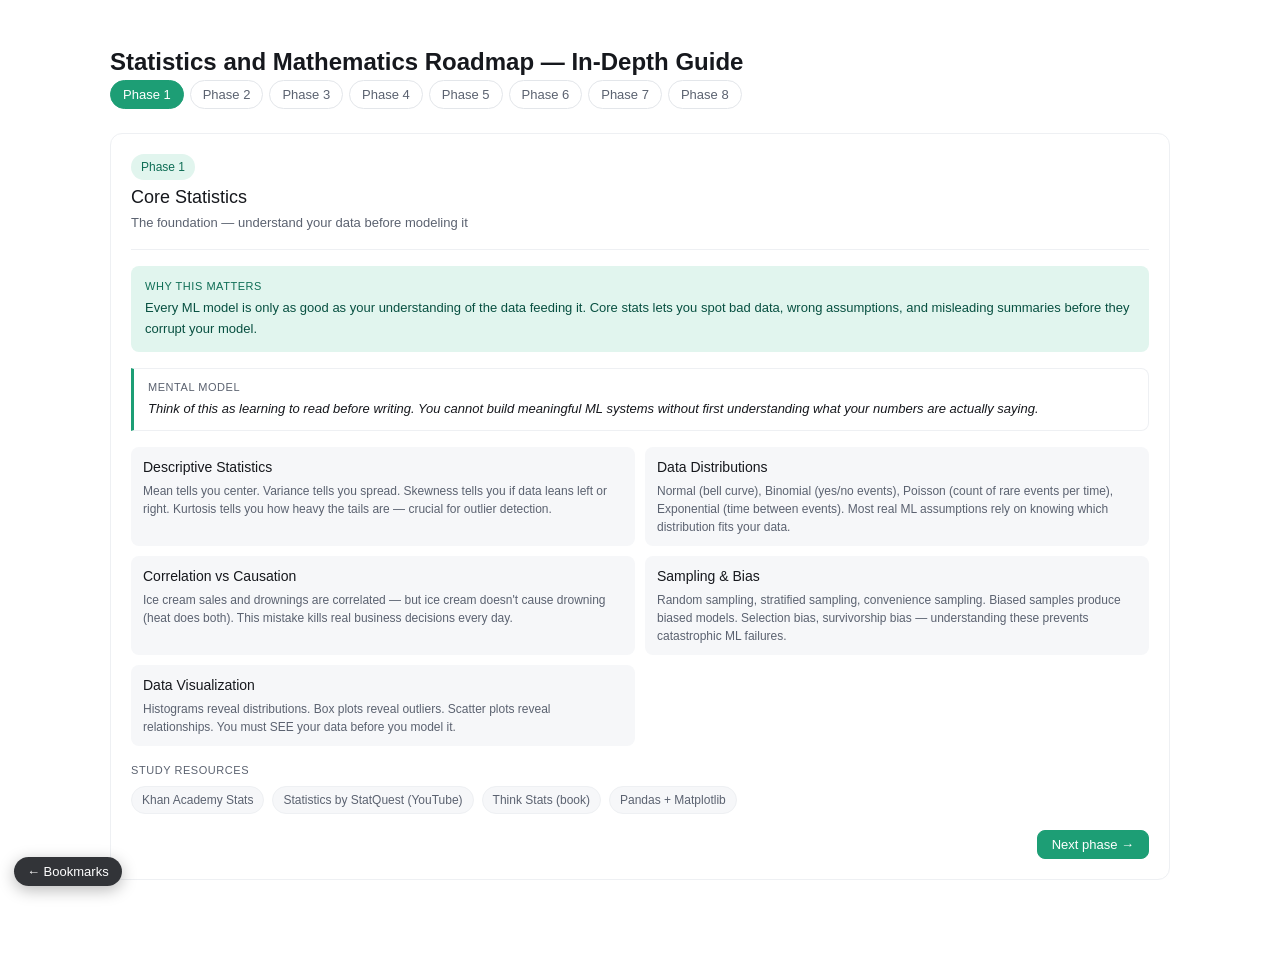
<file: tools/stats_math_roadmap_deep_dive.html>
<!doctype html>
<html lang="en">
<head>
<meta charset="utf-8">
<meta name="viewport" content="width=device-width, initial-scale=1">
<meta name="robots" content="noindex, nofollow">
<title>Stats & Math Roadmap</title>
<style>
  :root {
    color-scheme: light dark;
    --font-sans: -apple-system, BlinkMacSystemFont, "Segoe UI Variable Text", "Segoe UI", Roboto, Helvetica, Arial, sans-serif;
    --border-radius-md: 8px;
    --border-radius-lg: 12px;
    --color-background-primary: #ffffff;
    --color-background-secondary: #f6f7f9;
    --color-background-info: #eef4ff;
    --color-border-secondary: #e3e6ea;
    --color-border-tertiary: #eef0f3;
    --color-border-info: #c7dbff;
    --color-text-primary: #16181d;
    --color-text-secondary: #5b6270;
    --color-text-tertiary: #8b93a1;
    --color-text-info: #1a4fb4;
  }
  @media (prefers-color-scheme: dark) {
    :root {
      --color-background-primary: #0f1115;
      --color-background-secondary: #171a20;
      --color-background-info: #14243f;
      --color-border-secondary: #262b34;
      --color-border-tertiary: #1e222a;
      --color-border-info: #2b4a7d;
      --color-text-primary: #e9ecf1;
      --color-text-secondary: #a1a9b8;
      --color-text-tertiary: #737c8c;
      --color-text-info: #7aa9ff;
    }
  }
  html { background: var(--color-background-primary); }
  body {
    font-family: var(--font-sans);
    color: var(--color-text-primary);
    background: var(--color-background-primary);
    margin: 0 auto;
    padding: 28px 20px 64px;
    max-width: 1100px;
    line-height: 1.5;
    -webkit-font-smoothing: antialiased;
  }
  .unused-back {
    display: inline-flex; align-items: center; gap: 6px;
    font-size: 13px; color: var(--color-text-secondary);
    text-decoration: none; margin-bottom: 20px;
    padding: 6px 10px; border-radius: 8px;
    border: 1px solid var(--color-border-secondary);
  }
  .back:hover { color: var(--color-text-primary); background: var(--color-background-secondary); }
  table { border-collapse: collapse; }
  img { max-width: 100%; }
</style>
</head>
<body>

<style>
  * { box-sizing: border-box; margin: 0; padding: 0; }
  body { font-family: var(--font-sans); }
  .container { padding: 1rem 0; }
  .phase-tabs { display: flex; flex-wrap: wrap; gap: 6px; margin-bottom: 1.5rem; }
  .tab-btn {
    padding: 6px 12px; border-radius: 20px; border: 0.5px solid var(--color-border-secondary);
    background: var(--color-background-primary); color: var(--color-text-secondary);
    cursor: pointer; font-size: 13px; font-weight: 400; transition: all 0.15s;
  }
  .tab-btn:hover { background: var(--color-background-secondary); color: var(--color-text-primary); }
  .tab-btn.active { background: #1D9E75; color: #fff; border-color: #1D9E75; font-weight: 500; }
  .phase-card { background: var(--color-background-primary); border: 0.5px solid var(--color-border-tertiary); border-radius: var(--border-radius-lg); padding: 1.25rem; }
  .phase-header { display: flex; align-items: center; gap: 12px; margin-bottom: 1rem; padding-bottom: 1rem; border-bottom: 0.5px solid var(--color-border-tertiary); }
  .phase-badge { background: #E1F5EE; color: #0F6E56; font-size: 12px; font-weight: 500; padding: 4px 10px; border-radius: 20px; white-space: nowrap; }
  .phase-title { font-size: 18px; font-weight: 500; color: var(--color-text-primary); }
  .phase-subtitle { font-size: 13px; color: var(--color-text-secondary); margin-top: 2px; }
  .topics-grid { display: grid; grid-template-columns: 1fr 1fr; gap: 10px; margin-bottom: 1rem; }
  .topic-item { background: var(--color-background-secondary); border-radius: var(--border-radius-md); padding: 10px 12px; }
  .topic-name { font-size: 14px; font-weight: 500; color: var(--color-text-primary); margin-bottom: 4px; }
  .topic-desc { font-size: 12px; color: var(--color-text-secondary); line-height: 1.5; }
  .why-box { background: #E1F5EE; border-radius: var(--border-radius-md); padding: 12px 14px; margin-bottom: 1rem; }
  .why-label { font-size: 11px; font-weight: 500; color: #0F6E56; text-transform: uppercase; letter-spacing: 0.05em; margin-bottom: 4px; }
  .why-text { font-size: 13px; color: #085041; line-height: 1.6; }
  .analogy-box { border: 0.5px solid var(--color-border-tertiary); border-left: 3px solid #1D9E75; border-radius: 0 var(--border-radius-md) var(--border-radius-md) 0; padding: 10px 14px; margin-bottom: 1rem; }
  .analogy-label { font-size: 11px; color: var(--color-text-secondary); text-transform: uppercase; letter-spacing: 0.05em; margin-bottom: 4px; }
  .analogy-text { font-size: 13px; color: var(--color-text-primary); line-height: 1.6; font-style: italic; }
  .resources-row { display: flex; flex-wrap: wrap; gap: 8px; }
  .resource-tag { background: var(--color-background-secondary); border: 0.5px solid var(--color-border-tertiary); border-radius: 20px; padding: 4px 10px; font-size: 12px; color: var(--color-text-secondary); }
  .nav-row { display: flex; gap: 8px; margin-top: 1rem; justify-content: flex-end; }
  .nav-btn { padding: 6px 14px; border-radius: var(--border-radius-md); border: 0.5px solid var(--color-border-secondary); background: var(--color-background-primary); color: var(--color-text-primary); cursor: pointer; font-size: 13px; }
  .nav-btn:hover { background: var(--color-background-secondary); }
  .nav-btn.primary { background: #1D9E75; color: #fff; border-color: #1D9E75; }
  .nav-btn.primary:hover { background: #0F6E56; }
  @media (max-width: 500px) { .topics-grid { grid-template-columns: 1fr; } }
</style>

<div class="container">
  <h2 class="sr-only">Statistics and Mathematics Roadmap — In-Depth Guide</h2>
  <div class="phase-tabs" id="tabs"></div>
  <div class="phase-card" id="card"></div>
</div>

<script>
const phases = [
  {
    id: 1, badge: "Phase 1", title: "Core Statistics",
    subtitle: "The foundation — understand your data before modeling it",
    why: "Every ML model is only as good as your understanding of the data feeding it. Core stats lets you spot bad data, wrong assumptions, and misleading summaries before they corrupt your model.",
    analogy: "Think of this as learning to read before writing. You cannot build meaningful ML systems without first understanding what your numbers are actually saying.",
    topics: [
      { name: "Descriptive Statistics", desc: "Mean tells you center. Variance tells you spread. Skewness tells you if data leans left or right. Kurtosis tells you how heavy the tails are — crucial for outlier detection." },
      { name: "Data Distributions", desc: "Normal (bell curve), Binomial (yes/no events), Poisson (count of rare events per time), Exponential (time between events). Most real ML assumptions rely on knowing which distribution fits your data." },
      { name: "Correlation vs Causation", desc: "Ice cream sales and drownings are correlated — but ice cream doesn't cause drowning (heat does both). This mistake kills real business decisions every day." },
      { name: "Sampling & Bias", desc: "Random sampling, stratified sampling, convenience sampling. Biased samples produce biased models. Selection bias, survivorship bias — understanding these prevents catastrophic ML failures." },
      { name: "Data Visualization", desc: "Histograms reveal distributions. Box plots reveal outliers. Scatter plots reveal relationships. You must SEE your data before you model it." }
    ],
    resources: ["Khan Academy Stats", "Statistics by StatQuest (YouTube)", "Think Stats (book)", "Pandas + Matplotlib"]
  },
  {
    id: 2, badge: "Phase 2", title: "Inferential Statistics",
    subtitle: "Draw conclusions from samples — make decisions under uncertainty",
    why: "In the real world, you never have all the data. Inferential statistics lets you make confident, mathematically-backed decisions from small samples — which is exactly what A/B testing, research, and business analytics require.",
    analogy: "You taste one spoonful of soup to judge the whole pot. Inferential statistics tells you how confident you can be in that judgment, and how big a spoonful you need.",
    topics: [
      { name: "Probability Theory", desc: "Sample spaces, events, probability rules. Joint probability P(A∩B), marginal P(A), conditional P(A|B). The absolute bedrock of all ML — every model output is a probability." },
      { name: "Random Variables & Expectation", desc: "A random variable maps outcomes to numbers. Expectation (E[X]) is the long-run average. Variance Var(X) = E[(X−μ)²]. These define how distributions behave mathematically." },
      { name: "Confidence Intervals", desc: "Instead of saying 'the mean is 5', you say 'the mean is between 4.2 and 5.8 with 95% confidence'. CIs communicate uncertainty — every good data scientist reports them." },
      { name: "Hypothesis Testing", desc: "z-test (known variance, large n), t-test (unknown variance, small n), chi-square (categorical data). You set up H₀ (null) vs H₁ (alternative) and gather evidence to reject or not reject H₀." },
      { name: "p-values & Significance", desc: "p-value = probability of seeing your data if H₀ is true. If p < 0.05, results are 'statistically significant'. But p-values are widely misunderstood — they do NOT measure effect size or practical importance." }
    ],
    resources: ["StatQuest YouTube", "OpenIntro Statistics", "scipy.stats in Python", "Naked Statistics (book)"]
  },
  {
    id: 3, badge: "Phase 3", title: "Advanced Statistics",
    subtitle: "Industry-grade tools for experimentation and causal reasoning",
    why: "Companies like Netflix, Uber, and Google run thousands of A/B tests simultaneously. Causal inference separates the effect of a drug from placebo. Time series powers stock prediction and demand forecasting. These are the tools that separate junior from senior data scientists.",
    analogy: "If core stats is learning to drive, this is learning to drive in snow, on a racetrack, at night. Same car — entirely different skill level.",
    topics: [
      { name: "A/B Testing", desc: "Randomly split users into control/treatment groups, measure metric difference, test for significance. Critical: define success metric BEFORE running the test, or you'll p-hack your way to false conclusions." },
      { name: "Power Analysis", desc: "Determines the minimum sample size needed to detect a real effect. Power = 1 − β (probability of detecting a true effect). Underpowered tests miss real effects; overpowered tests waste resources." },
      { name: "Bayesian Statistics", desc: "Update beliefs with data: P(hypothesis|data) ∝ P(data|hypothesis) × P(hypothesis). Prior → Likelihood → Posterior. More flexible than frequentist stats, especially with small samples." },
      { name: "Time Series Analysis", desc: "Trend (long-term direction), seasonality (repeating cycles), noise (random variation). ARIMA models. Stationarity. Autocorrelation. Powers demand forecasting, stock analysis, IoT sensor data." },
      { name: "Causal Inference", desc: "Regression diagnostics, instrumental variables, difference-in-differences, propensity score matching. Answers 'does X cause Y?' not just 'are X and Y related?'. Critical in healthcare, policy, economics." }
    ],
    resources: ["Mostly Harmless Econometrics", "Bayesian Analysis with Python", "Forecasting: P&P (book)", "PyMC3, statsmodels"]
  },
  {
    id: 4, badge: "Phase 4", title: "Linear Algebra",
    subtitle: "The language of machine learning — data lives in matrices",
    why: "Every ML model is fundamentally matrix math. Neural nets are chains of matrix multiplications. PCA is eigendecomposition. Embeddings in LLMs like GPT are vectors in 768+ dimensional space. You cannot understand ML deeply without this.",
    analogy: "If ML is a car, linear algebra is the engine. You can drive without knowing how the engine works — but you cannot fix it, optimize it, or build a better one.",
    topics: [
      { name: "Vectors & Matrices", desc: "Vectors are ordered lists of numbers (1D arrays). Matrices are 2D grids. Tensors are n-dimensional arrays — what PyTorch and TensorFlow operate on. All your data is one of these." },
      { name: "Matrix Multiplication", desc: "A (m×n) × B (n×p) = C (m×p). Rows of A dot with columns of B. Not commutative (AB ≠ BA). Every neural network layer is: output = activation(W·x + b), where W is a weight matrix." },
      { name: "Eigenvalues & Eigenvectors", desc: "For matrix A, eigenvector v satisfies Av = λv. λ is the eigenvalue. Eigenvectors are directions that only scale under transformation. Core to PCA, stability analysis, and Google's PageRank." },
      { name: "SVD & PCA", desc: "SVD: A = UΣVᵀ. Decomposes any matrix into rotation × scaling × rotation. PCA uses SVD to find directions of maximum variance — used for dimensionality reduction, noise removal, and visualization." },
      { name: "Embeddings", desc: "Words, images, users — all converted to dense vectors (embeddings) where geometric distance = semantic similarity. 'king' − 'man' + 'woman' ≈ 'queen' is pure vector arithmetic." }
    ],
    resources: ["3Blue1Brown Essence of Linear Algebra", "Gilbert Strang MIT OCW", "NumPy", "fastai Part 2"]
  },
  {
    id: 5, badge: "Phase 5", title: "Calculus for ML",
    subtitle: "How models learn — measuring and minimizing error",
    why: "Training a neural network is an optimization problem: find weights W that minimize loss L(W). Calculus tells the model exactly how to adjust each weight to reduce loss. Without calculus, gradient descent — the engine of all modern ML — makes no sense.",
    analogy: "Imagine you're blindfolded on a hilly landscape and want to reach the lowest valley. Derivatives tell you which direction is downhill at your current position. Gradient descent is you walking that direction repeatedly.",
    topics: [
      { name: "Limits & Derivatives", desc: "Derivative f'(x) = slope of f at x = lim(h→0) [f(x+h)−f(x)]/h. For ML: if increasing weight w by ε increases loss by 0.3ε, the derivative is 0.3 — telling us to decrease w." },
      { name: "Partial Derivatives", desc: "When f depends on multiple variables (e.g. w₁, w₂, ..., wₙ), ∂f/∂wᵢ measures how f changes w.r.t. wᵢ alone, holding others fixed. A neural net with millions of weights has millions of partial derivatives." },
      { name: "Gradient & Jacobian", desc: "Gradient ∇f = vector of all partial derivatives. Points in direction of steepest ascent. Negate it to descend. Jacobian = matrix of partial derivatives for vector-valued functions. Used in backprop." },
      { name: "Chain Rule", desc: "d/dx[f(g(x))] = f'(g(x)) · g'(x). Deep networks are composed functions: L(w) = loss(predict(layer3(layer2(layer1(w))))). Chain rule lets us compute ∂L/∂w through all layers." },
      { name: "Optimization Landscapes", desc: "Loss surface in weight space. Local minima, saddle points, flat regions, sharp vs flat minima. Deep nets rarely have local minima — saddle points are the real challenge." }
    ],
    resources: ["3Blue1Brown Calculus series", "Khanacademy Multivariable Calculus", "MIT 18.01/18.02 OCW", "Andrej Karpathy's micrograd"]
  },
  {
    id: 6, badge: "Phase 6", title: "Probability & Information Theory",
    subtitle: "Quantify uncertainty — the math behind prediction and learning",
    why: "ML models are probability machines. Every output — a classification, a generated sentence, a recommendation — is really a probability distribution. Information theory tells us how to measure uncertainty, surprise, and information content, which directly defines the loss functions we train on.",
    analogy: "Information theory asks: how surprised should you be when something happens? Low probability event = high surprise = high information. A coin flip gives 1 bit of information. This 'surprise' is exactly what cross-entropy loss measures.",
    topics: [
      { name: "Conditional Probability", desc: "P(A|B) = P(A∩B)/P(B). Given B happened, how likely is A? This is the core of Naive Bayes classifiers, Hidden Markov Models, and causal reasoning." },
      { name: "Bayes' Theorem", desc: "P(H|E) = P(E|H)·P(H)/P(E). Update your belief in hypothesis H after seeing evidence E. Prior × Likelihood / Normalizer = Posterior. Used in spam filters, medical diagnosis, Bayesian NNs." },
      { name: "Entropy & Cross-Entropy", desc: "Entropy H(p) = −Σ p(x)log p(x). Measures average surprise/uncertainty. Cross-entropy H(p,q) = −Σ p(x)log q(x) measures how well predicted distribution q approximates true p. This IS the classification loss." },
      { name: "KL Divergence", desc: "KL(P‖Q) = Σ P(x) log(P(x)/Q(x)). Measures 'information lost' when using Q to approximate P. Always ≥ 0. Used in VAEs (variational autoencoders), RL (PPO algorithm), and model compression." },
      { name: "Maximum Likelihood Estimation", desc: "Find parameters θ that maximize P(data|θ). Equivalent to minimizing negative log-likelihood. Linear regression MSE loss IS MLE under Gaussian noise assumption. Cross-entropy loss IS MLE for classification." }
    ],
    resources: ["Information Theory by Cover & Thomas", "Chris Olah's blog", "Pattern Recognition & ML (Bishop)", "PyTorch distributions module"]
  },
  {
    id: 7, badge: "Phase 7", title: "Optimization & Numerical Methods",
    subtitle: "Make models learn efficiently — the science of getting better",
    why: "Training ML models IS an optimization problem. Gradient descent and its variants (Adam, RMSprop, AdaGrad) are how every modern model learns. Regularization prevents overfitting. Understanding convergence tells you when to stop training and why your loss might explode.",
    analogy: "If calculus shows you which way is downhill, optimization is the strategy for hiking down: how big a step to take, whether to use momentum, when to slow down near a valley, and how to avoid getting stuck.",
    topics: [
      { name: "Convex vs Non-Convex", desc: "Convex: any local min = global min (e.g., linear regression loss). Non-convex: many local minima and saddle points (neural nets). Deep nets are surprisingly easy to optimize despite non-convexity." },
      { name: "Gradient Descent Variants", desc: "Batch GD: use all data (stable but slow). SGD: one sample at a time (noisy but fast). Mini-batch GD: small batches (best of both). Adam: adaptive learning rates per parameter using momentum + RMS. Default choice for deep learning." },
      { name: "Newton & Quasi-Newton", desc: "Newton's method uses the Hessian (2nd derivative matrix) for faster convergence. Too expensive for deep nets (Hessian is n×n for n parameters). L-BFGS approximates it — used in scipy optimization and some shallow ML." },
      { name: "Regularization L1 & L2", desc: "L2 (Ridge): adds λ‖w‖² to loss → penalizes large weights → shrinks all weights → prevents overfitting. L1 (Lasso): adds λ‖w‖₁ → promotes sparsity → some weights go exactly to 0 → feature selection." },
      { name: "Stability & Convergence", desc: "Learning rate too high → loss explodes. Too low → training is glacially slow. Gradient clipping prevents exploding gradients. Batch norm stabilizes training. Loss curves diagnose all of this." }
    ],
    resources: ["Convex Optimization (Boyd & Vandenberghe)", "fast.ai practical deep learning", "PyTorch optimizers docs", "Andrej Karpathy's NN: Zero to Hero"]
  },
  {
    id: 8, badge: "Phase 8", title: "Math for Deep Learning & GenAI",
    subtitle: "The mathematics behind modern AI — transformers, LLMs, and beyond",
    why: "GPT, Stable Diffusion, DALL-E, Claude — all run on the same mathematical primitives: matrix multiply, softmax, log-softmax, attention scores. Understanding this math lets you debug model behavior, read research papers, and make architectural decisions rather than treating AI as a black box.",
    analogy: "This is like reading the source code of intelligence. Attention is just matrix multiplication + softmax. A transformer is just stacked attention blocks + feedforward layers. The 'magic' is just well-designed math, run at enormous scale.",
    topics: [
      { name: "Loss Functions & Gradients", desc: "MSE = Σ(ŷ−y)²/n for regression. Cross-entropy = −Σ y·log(ŷ) for classification. Every loss has a clean gradient formula. The gradient of cross-entropy w.r.t. logits is simply (ŷ − y) — elegant and computationally efficient." },
      { name: "Activation Functions", desc: "ReLU = max(0,x): fast, sparse, avoids vanishing gradients. GELU ≈ x·Φ(x): smoother, used in GPT/BERT. Sigmoid: squashes to (0,1) for binary output. Softmax: converts logit vector to probability distribution." },
      { name: "Matrix Calculus for Transformers", desc: "Self-attention: Attention(Q,K,V) = softmax(QKᵀ/√d_k)V. Q, K, V are linear projections of input. QKᵀ gives pairwise similarity scores. Dividing by √d_k prevents gradient vanishing in dot products." },
      { name: "Attention Mechanism", desc: "Each token attends to every other token. Attention weights = softmax(similarity scores). Multi-head attention runs h parallel attention heads and concatenates them. Captures different types of relationships simultaneously." },
      { name: "Scaling Laws", desc: "Chinchilla scaling law: for compute budget C, optimal model size N ∝ √C and dataset size D ∝ √C. Loss scales as power law with model size, data, and compute. This is why GPT-4 exists — bigger consistently beats clever." }
    ],
    resources: ["Attention is All You Need (paper)", "Andrej Karpathy's makemore & nanoGPT", "Illustrated Transformer (Jay Alammar)", "Sebastian Raschka's LLM book"]
  }
];

let current = 0;

function render() {
  const p = phases[current];
  document.getElementById('tabs').innerHTML = phases.map((ph, i) =>
    `<button class="tab-btn ${i === current ? 'active' : ''}" onclick="goto(${i})">${ph.badge}</button>`
  ).join('');

  document.getElementById('card').innerHTML = `
    <div class="phase-header">
      <div>
        <div style="display:flex;align-items:center;gap:10px;margin-bottom:4px">
          <span class="phase-badge">${p.badge}</span>
        </div>
        <div class="phase-title">${p.title}</div>
        <div class="phase-subtitle">${p.subtitle}</div>
      </div>
    </div>
    <div class="why-box">
      <div class="why-label">Why this matters</div>
      <div class="why-text">${p.why}</div>
    </div>
    <div class="analogy-box">
      <div class="analogy-label">Mental model</div>
      <div class="analogy-text">${p.analogy}</div>
    </div>
    <div class="topics-grid">
      ${p.topics.map(t => `
        <div class="topic-item">
          <div class="topic-name">${t.name}</div>
          <div class="topic-desc">${t.desc}</div>
        </div>
      `).join('')}
    </div>
    <div style="margin-top:1rem;">
      <div style="font-size:11px;color:var(--color-text-secondary);text-transform:uppercase;letter-spacing:0.05em;margin-bottom:8px;">Study resources</div>
      <div class="resources-row">${p.resources.map(r => `<span class="resource-tag">${r}</span>`).join('')}</div>
    </div>
    <div class="nav-row">
      ${current > 0 ? `<button class="nav-btn" onclick="goto(${current-1})">← Previous</button>` : ''}
      ${current < phases.length-1 ? `<button class="nav-btn primary" onclick="goto(${current+1})">Next phase →</button>` : '<button class="nav-btn primary" onclick="sendPrompt(\'Quiz me on all 8 phases\')">Quiz me ↗</button>'}
    </div>
  `;
}

function goto(i) { current = i; render(); }
render();
</script>

<a href="../" style="position:fixed;left:14px;bottom:14px;z-index:2147483000;display:inline-flex;align-items:center;gap:6px;padding:8px 13px;border-radius:999px;font:500 13px/1 -apple-system,BlinkMacSystemFont,'Segoe UI',Roboto,sans-serif;text-decoration:none;color:#fff;background:rgba(22,24,29,.88);box-shadow:0 4px 16px rgba(0,0,0,.28);backdrop-filter:blur(8px)">← Bookmarks</a>
</body>
</html>
</file>
<file: app.css>
/* ---------------------------------------------------------------- tokens */

:root {
  --font: -apple-system, BlinkMacSystemFont, "Segoe UI Variable Text", "Segoe UI",
          Roboto, Helvetica, Arial, sans-serif;
  --mono: ui-monospace, SFMono-Regular, "SF Mono", Menlo, Consolas, monospace;

  --bg: #ffffff;
  --bg-sunk: #f7f8fa;
  --surface: #ffffff;
  --surface-hover: #f4f6f8;
  --line: #e5e8ec;
  --line-soft: #eef0f3;
  --text: #14161a;
  --text-2: #5a626f;
  --text-3: #8d95a3;
  --accent: #2f6fed;
  --accent-soft: #eaf1ff;
  --danger: #d33a3a;
  --ok: #1f9d55;

  --shadow-1: 0 1px 2px rgba(16, 20, 28, .05);
  --shadow-2: 0 6px 24px -6px rgba(16, 20, 28, .16), 0 2px 6px rgba(16, 20, 28, .05);
  --shadow-3: 0 24px 60px -12px rgba(16, 20, 28, .3);

  --r-sm: 7px;
  --r: 10px;
  --r-lg: 14px;
  --topbar-h: 60px;
  --ease: cubic-bezier(.2, .7, .3, 1);
}

[data-theme="dark"] {
  --bg: #0e1014;
  --bg-sunk: #0a0c0f;
  --surface: #14171d;
  --surface-hover: #1b1f27;
  --line: #252a33;
  --line-soft: #1c2027;
  --text: #e8ebf0;
  --text-2: #9ba3b2;
  --text-3: #6b7382;
  --accent: #5b8cff;
  --accent-soft: #17233d;
  --danger: #f16a6a;
  --ok: #43c97f;

  --shadow-1: 0 1px 2px rgba(0, 0, 0, .3);
  --shadow-2: 0 6px 24px -6px rgba(0, 0, 0, .55), 0 2px 6px rgba(0, 0, 0, .3);
  --shadow-3: 0 24px 60px -12px rgba(0, 0, 0, .7);
}

* { box-sizing: border-box; }

/* Author `display` rules outrank the UA stylesheet's [hidden], so state this
   once and let every `hidden` toggle in the markup actually work. */
[hidden] { display: none !important; }

html { background: var(--bg); }

body {
  margin: 0;
  font-family: var(--font);
  font-size: 14px;
  line-height: 1.5;
  color: var(--text);
  background: var(--bg);
  -webkit-font-smoothing: antialiased;
  text-rendering: optimizeLegibility;
}

svg { width: 100%; height: 100%; fill: none; stroke: currentColor; stroke-width: 1.7;
      stroke-linecap: round; stroke-linejoin: round; }

::selection { background: var(--accent); color: #fff; }

:focus-visible { outline: 2px solid var(--accent); outline-offset: 2px; border-radius: 4px; }

/* ---------------------------------------------------------------- topbar */

.topbar {
  position: sticky;
  top: 0;
  z-index: 50;
  height: var(--topbar-h);
  display: flex;
  align-items: center;
  gap: 14px;
  padding: 0 18px;
  background: color-mix(in srgb, var(--bg) 88%, transparent);
  backdrop-filter: saturate(1.6) blur(14px);
  border-bottom: 1px solid var(--line);
}

.brand {
  display: flex;
  align-items: center;
  gap: 9px;
  color: var(--text);
  text-decoration: none;
  font-weight: 600;
  letter-spacing: -.01em;
  flex: none;
}
.brand svg { width: 19px; height: 19px; color: var(--accent); fill: var(--accent); stroke: none; }
.brand span { font-size: 14.5px; }

/* search */

.search {
  position: relative;
  flex: 1;
  max-width: 620px;
  margin-inline: auto;
}
.search-icon {
  position: absolute;
  left: 12px; top: 50%;
  width: 15px; height: 15px;
  transform: translateY(-50%);
  color: var(--text-3);
  pointer-events: none;
}
#q {
  width: 100%;
  height: 38px;
  padding: 0 68px 0 35px;
  font: inherit;
  color: var(--text);
  background: var(--bg-sunk);
  border: 1px solid var(--line);
  border-radius: var(--r);
  transition: border-color .15s var(--ease), background .15s var(--ease), box-shadow .15s var(--ease);
  appearance: none;
}
#q::placeholder { color: var(--text-3); }
#q::-webkit-search-cancel-button { display: none; }
#q:focus {
  outline: none;
  background: var(--surface);
  border-color: var(--accent);
  box-shadow: 0 0 0 3px color-mix(in srgb, var(--accent) 16%, transparent);
}
.hint {
  position: absolute;
  right: 11px; top: 50%;
  transform: translateY(-50%);
  font: 500 11px/1 var(--mono);
  color: var(--text-3);
  background: var(--surface);
  border: 1px solid var(--line);
  border-radius: 5px;
  padding: 3px 6px;
  pointer-events: none;
}
#q:focus ~ .hint { opacity: 0; }
.clear {
  position: absolute;
  right: 9px; top: 50%;
  transform: translateY(-50%);
  width: 22px; height: 22px;
  padding: 4px;
  color: var(--text-3);
  background: none;
  border: 0;
  border-radius: 5px;
  cursor: pointer;
}
.clear:hover { color: var(--text); background: var(--surface-hover); }

/* buttons */

.actions { display: flex; align-items: center; gap: 8px; flex: none; position: relative; }

.btn {
  display: inline-flex;
  align-items: center;
  justify-content: center;
  gap: 6px;
  height: 34px;
  padding: 0 12px;
  font: 500 13.5px/1 var(--font);
  color: var(--text);
  background: var(--surface);
  border: 1px solid var(--line);
  border-radius: var(--r-sm);
  cursor: pointer;
  white-space: nowrap;
  transition: background .14s var(--ease), border-color .14s var(--ease),
              color .14s var(--ease), transform .1s var(--ease);
}
.btn:hover { background: var(--surface-hover); border-color: color-mix(in srgb, var(--line) 60%, var(--text-3)); }
.btn:active { transform: scale(.97); }
.btn svg { width: 15px; height: 15px; }

.btn.primary {
  color: #fff;
  background: var(--accent);
  border-color: transparent;
}
.btn.primary:hover { background: color-mix(in srgb, var(--accent) 87%, #000); }

.btn.icon { width: 34px; padding: 0; color: var(--text-2); }
.btn.icon:hover { color: var(--text); }
.btn.icon svg { width: 16px; height: 16px; }

.btn.danger { color: #fff; background: var(--danger); border-color: transparent; }
.btn.danger:hover { background: color-mix(in srgb, var(--danger) 87%, #000); }
.btn.danger-text { color: var(--danger); border-color: transparent; background: none; }
.btn.danger-text:hover { background: color-mix(in srgb, var(--danger) 12%, transparent); }
.btn.wide { width: 100%; height: 38px; }

[data-theme="dark"] .sun,  [data-theme="light"] .moon { display: none; }
[data-theme="dark"] .moon, [data-theme="light"] .sun  { display: block; }

/* sync dot */

.sync {
  width: 7px; height: 7px;
  border-radius: 50%;
  background: var(--ok);
  flex: none;
  margin-right: 2px;
  transition: background .2s var(--ease);
}
.sync[data-state="busy"] { background: var(--accent); animation: pulse 1s infinite; }
.sync[data-state="error"] { background: var(--danger); }
@keyframes pulse { 50% { opacity: .25; } }

/* menu */

.menu {
  position: absolute;
  top: calc(100% + 8px);
  right: 0;
  min-width: 210px;
  padding: 5px;
  background: var(--surface);
  border: 1px solid var(--line);
  border-radius: var(--r);
  box-shadow: var(--shadow-2);
  z-index: 60;
  animation: pop .13s var(--ease);
}
@keyframes pop { from { opacity: 0; transform: translateY(-4px); } }
.menu button {
  display: block;
  width: 100%;
  padding: 8px 10px;
  font: 500 13.5px/1.3 var(--font);
  text-align: left;
  color: var(--text);
  background: none;
  border: 0;
  border-radius: 6px;
  cursor: pointer;
}
.menu button:hover { background: var(--surface-hover); }
.menu button.danger { color: var(--danger); }
.menu hr { margin: 5px 6px; border: 0; border-top: 1px solid var(--line-soft); }

/* ---------------------------------------------------------------- layout */

.body {
  display: grid;
  grid-template-columns: 232px minmax(0, 1fr);
  align-items: start;
  max-width: 1500px;
  margin: 0 auto;
}

.sidebar {
  position: sticky;
  top: var(--topbar-h);
  max-height: calc(100vh - var(--topbar-h));
  overflow-y: auto;
  overscroll-behavior: contain;
  padding: 18px 10px 40px 14px;
}
.sidebar::-webkit-scrollbar { width: 8px; }
.sidebar::-webkit-scrollbar-thumb { background: var(--line); border-radius: 4px; border: 2px solid var(--bg); }

.side-link {
  display: flex;
  align-items: center;
  gap: 9px;
  width: 100%;
  padding: 7px 10px;
  margin-bottom: 1px;
  font: 500 13.5px/1.3 var(--font);
  color: var(--text-2);
  text-align: left;
  text-decoration: none;
  background: none;
  border: 0;
  border-radius: 7px;
  cursor: pointer;
  transition: background .12s var(--ease), color .12s var(--ease);
}
.side-link:hover { color: var(--text); background: var(--surface-hover); }
.side-link.on { color: var(--text); background: var(--accent-soft); }
.side-link .dot { width: 7px; height: 7px; border-radius: 2px; flex: none; }
.side-link .nm { flex: 1; overflow: hidden; text-overflow: ellipsis; white-space: nowrap; }
.side-link .ct { font: 500 11.5px/1 var(--mono); color: var(--text-3); flex: none; }
.side-link.on .ct { color: var(--accent); }

.side-head {
  padding: 0 10px;
  margin: 0 0 8px;
  font: 600 11px/1 var(--font);
  letter-spacing: .07em;
  text-transform: uppercase;
  color: var(--text-3);
}

.main { padding: 22px 22px 96px; min-width: 0; }

/* ---------------------------------------------------------------- sections */

.section { margin-bottom: 34px; scroll-margin-top: calc(var(--topbar-h) + 14px); }

.sec-head { display: flex; align-items: baseline; gap: 10px; margin-bottom: 3px; }
.sec-head h2 {
  margin: 0;
  font-size: 16px;
  font-weight: 620;
  letter-spacing: -.015em;
}
.sec-head .n { font: 500 11.5px/1 var(--mono); color: var(--text-3); }
.sec-desc { margin: 0 0 14px; font-size: 12.5px; color: var(--text-3); }

.group-head {
  margin: 18px 0 9px;
  font: 600 11px/1 var(--font);
  letter-spacing: .07em;
  text-transform: uppercase;
  color: var(--text-3);
}
.group:first-child .group-head { margin-top: 0; }

.grid {
  display: grid;
  grid-template-columns: repeat(auto-fill, minmax(232px, 1fr));
  gap: 7px;
}

/* ---------------------------------------------------------------- card */

.card {
  position: relative;
  display: flex;
  align-items: center;
  gap: 10px;
  min-width: 0;
  padding: 9px 10px;
  color: var(--text);
  text-decoration: none;
  background: var(--surface);
  border: 1px solid var(--line);
  border-radius: var(--r);
  transition: border-color .14s var(--ease), background .14s var(--ease),
              transform .14s var(--ease), box-shadow .14s var(--ease);
}
.card:hover {
  background: var(--surface-hover);
  border-color: color-mix(in srgb, var(--accent) 45%, var(--line));
  transform: translateY(-1px);
  box-shadow: var(--shadow-1);
}
.card.sel {
  border-color: var(--accent);
  box-shadow: 0 0 0 3px color-mix(in srgb, var(--accent) 18%, transparent);
}

.fav {
  width: 20px; height: 20px;
  flex: none;
  border-radius: 5px;
  object-fit: contain;
  background: var(--bg-sunk);
}
.badge {
  display: grid;
  place-items: center;
  width: 20px; height: 20px;
  flex: none;
  border-radius: 5px;
  font: 600 10.5px/1 var(--font);
  color: #fff;
  text-transform: uppercase;
}

.tx { min-width: 0; flex: 1; }
.tx .t {
  display: block;
  font-size: 13.3px;
  font-weight: 500;
  letter-spacing: -.005em;
  white-space: nowrap;
  overflow: hidden;
  text-overflow: ellipsis;
}
.tx .d {
  display: block;
  font-size: 11.5px;
  color: var(--text-3);
  white-space: nowrap;
  overflow: hidden;
  text-overflow: ellipsis;
}

.edit {
  position: absolute;
  top: 50%; right: 7px;
  transform: translateY(-50%) scale(.85);
  width: 25px; height: 25px;
  padding: 5px;
  color: var(--text-3);
  background: var(--surface);
  border: 1px solid var(--line);
  border-radius: 6px;
  opacity: 0;
  cursor: pointer;
  transition: opacity .13s var(--ease), transform .13s var(--ease), color .13s var(--ease);
}
.card:hover .edit, .edit:focus-visible { opacity: 1; transform: translateY(-50%) scale(1); }
.edit:hover { color: var(--text); background: var(--surface-hover); }

mark { color: inherit; background: color-mix(in srgb, var(--accent) 28%, transparent);
       border-radius: 3px; padding: 0 1px; }

/* ---------------------------------------------------------------- empty */

.empty {
  padding: 72px 20px;
  text-align: center;
  color: var(--text-3);
}
.empty h3 { margin: 0 0 5px; font-size: 15px; font-weight: 600; color: var(--text-2); }
.empty p { margin: 0; font-size: 13px; }
.empty .btn { margin-top: 16px; }

/* ---------------------------------------------------------------- setup */

.setup {
  position: fixed;
  inset: 0;
  display: grid;
  place-items: center;
  padding: 24px;
  background: var(--bg);
  z-index: 200;
}
.setup-card {
  width: 100%;
  max-width: 428px;
  padding: 34px 32px 30px;
  background: var(--surface);
  border: 1px solid var(--line);
  border-radius: var(--r-lg);
  box-shadow: var(--shadow-2);
}
.setup-mark { width: 30px; height: 30px; color: var(--accent); fill: var(--accent); stroke: none; }
.setup h1 { margin: 14px 0 8px; font-size: 20px; font-weight: 630; letter-spacing: -.02em; }
.lede { margin: 0 0 20px; font-size: 13.5px; color: var(--text-2); }
.steps { margin: 0 0 20px; padding-left: 19px; font-size: 13px; color: var(--text-2); }
.steps li { margin-bottom: 8px; }
.steps a { color: var(--accent); font-weight: 500; }
.steps code { font: 12px var(--mono); color: var(--text); }
#setup-form { display: grid; gap: 9px; }
#token {
  width: 100%;
  height: 38px;
  padding: 0 12px;
  font: 13px var(--mono);
  color: var(--text);
  background: var(--bg-sunk);
  border: 1px solid var(--line);
  border-radius: var(--r-sm);
}
#token:focus {
  outline: none;
  border-color: var(--accent);
  box-shadow: 0 0 0 3px color-mix(in srgb, var(--accent) 16%, transparent);
}
.setup-msg { margin: 12px 0 0; font-size: 12.5px; min-height: 18px; color: var(--danger); }
.setup-msg.ok { color: var(--ok); }
.setup-msg.busy { color: var(--text-3); }

/* ---------------------------------------------------------------- dialogs */

dialog {
  width: min(94vw, 460px);
  padding: 0;
  color: var(--text);
  background: var(--surface);
  border: 1px solid var(--line);
  border-radius: var(--r-lg);
  box-shadow: var(--shadow-3);
}
dialog::backdrop { background: rgba(8, 10, 14, .5); backdrop-filter: blur(2px); }
dialog[open] { animation: dlg-in .16s var(--ease); }
@keyframes dlg-in { from { opacity: 0; transform: translateY(8px) scale(.985); } }

dialog form, .dlg-body { padding: 22px; }
dialog h2 { margin: 0 0 16px; font-size: 16.5px; font-weight: 620; letter-spacing: -.015em; }

dialog label {
  display: block;
  margin-bottom: 13px;
  font-size: 12.5px;
  font-weight: 500;
  color: var(--text-2);
}
.opt { font-weight: 400; color: var(--text-3); }
dialog input[type="text"], dialog select {
  display: block;
  width: 100%;
  height: 36px;
  margin-top: 5px;
  padding: 0 10px;
  font: 13.5px var(--font);
  color: var(--text);
  background: var(--bg-sunk);
  border: 1px solid var(--line);
  border-radius: var(--r-sm);
  appearance: none;
}
dialog select {
  background-image: linear-gradient(45deg, transparent 50%, currentColor 50%),
                    linear-gradient(135deg, currentColor 50%, transparent 50%);
  background-position: calc(100% - 15px) 15px, calc(100% - 10px) 15px;
  background-size: 5px 5px;
  background-repeat: no-repeat;
  padding-right: 30px;
}
dialog input:focus, dialog select:focus {
  outline: none;
  border-color: var(--accent);
  box-shadow: 0 0 0 3px color-mix(in srgb, var(--accent) 16%, transparent);
}
.row { display: grid; grid-template-columns: 1fr 1fr; gap: 11px; }

dialog menu {
  display: flex;
  align-items: center;
  gap: 8px;
  margin: 20px 0 0;
  padding: 0;
}
.spacer { flex: 1; }

/* category manager */

.catlist { list-style: none; margin: 0 0 14px; padding: 0; max-height: 46vh; overflow-y: auto; }
.catlist li {
  display: flex;
  align-items: center;
  gap: 9px;
  padding: 6px 4px;
  border-bottom: 1px solid var(--line-soft);
}
.catlist .dot { width: 7px; height: 7px; border-radius: 2px; flex: none; }
.catlist input {
  flex: 1;
  height: 30px;
  padding: 0 8px;
  font: 13.5px var(--font);
  color: var(--text);
  background: none;
  border: 1px solid transparent;
  border-radius: 6px;
  min-width: 0;
}
.catlist input:hover { border-color: var(--line); }
.catlist input:focus { outline: none; background: var(--bg-sunk); border-color: var(--accent); }
.catlist .ct { font: 500 11.5px/1 var(--mono); color: var(--text-3); flex: none; }
.catlist .rm {
  width: 26px; height: 26px;
  padding: 6px;
  flex: none;
  color: var(--text-3);
  background: none;
  border: 0;
  border-radius: 6px;
  cursor: pointer;
}
.catlist .rm:hover { color: var(--danger); background: color-mix(in srgb, var(--danger) 12%, transparent); }
.addcat { display: flex; gap: 8px; }
.addcat input {
  flex: 1;
  height: 34px;
  padding: 0 10px;
  font: 13.5px var(--font);
  color: var(--text);
  background: var(--bg-sunk);
  border: 1px solid var(--line);
  border-radius: var(--r-sm);
}
.addcat input:focus { outline: none; border-color: var(--accent); }

#confirm-text { margin: 0; font-size: 13.5px; color: var(--text-2); }

/* ---------------------------------------------------------------- toast */

.toast {
  position: fixed;
  left: 50%; bottom: 26px;
  transform: translateX(-50%);
  z-index: 300;
  padding: 9px 15px;
  font-size: 13px;
  font-weight: 500;
  color: var(--bg);
  background: var(--text);
  border-radius: 999px;
  box-shadow: var(--shadow-2);
  animation: toast-in .18s var(--ease);
}
@keyframes toast-in { from { opacity: 0; transform: translate(-50%, 8px); } }
.toast.bad { background: var(--danger); color: #fff; }

/* ---------------------------------------------------------------- responsive */

@media (max-width: 900px) {
  .body { grid-template-columns: 1fr; }
  .sidebar {
    position: sticky;
    top: var(--topbar-h);
    z-index: 40;
    display: flex;
    gap: 6px;
    max-height: none;
    overflow-x: auto;
    overflow-y: hidden;
    padding: 10px 14px;
    background: color-mix(in srgb, var(--bg) 92%, transparent);
    backdrop-filter: blur(12px);
    border-bottom: 1px solid var(--line);
    scrollbar-width: none;
  }
  .sidebar::-webkit-scrollbar { display: none; }
  .side-head { display: none; }
  .side-link {
    flex: none;
    margin: 0;
    padding: 6px 11px;
    background: var(--surface);
    border: 1px solid var(--line);
    border-radius: 999px;
  }
  .side-link .ct { display: none; }
  .main { padding: 18px 14px 90px; }
}

@media (max-width: 620px) {
  .topbar { gap: 8px; padding: 0 12px; height: 56px; }
  .brand span { display: none; }
  .hint { display: none; }
  .sync { display: none; }
  #q { padding-right: 34px; }
  #add span { display: none; }
  #add { width: 34px; padding: 0; }
  .grid { grid-template-columns: 1fr; }
  .row { grid-template-columns: 1fr; }
  .edit { opacity: 1; transform: translateY(-50%) scale(1); }
}

@media (prefers-reduced-motion: reduce) {
  * { animation-duration: .01ms !important; transition-duration: .01ms !important; }
}
</file>
